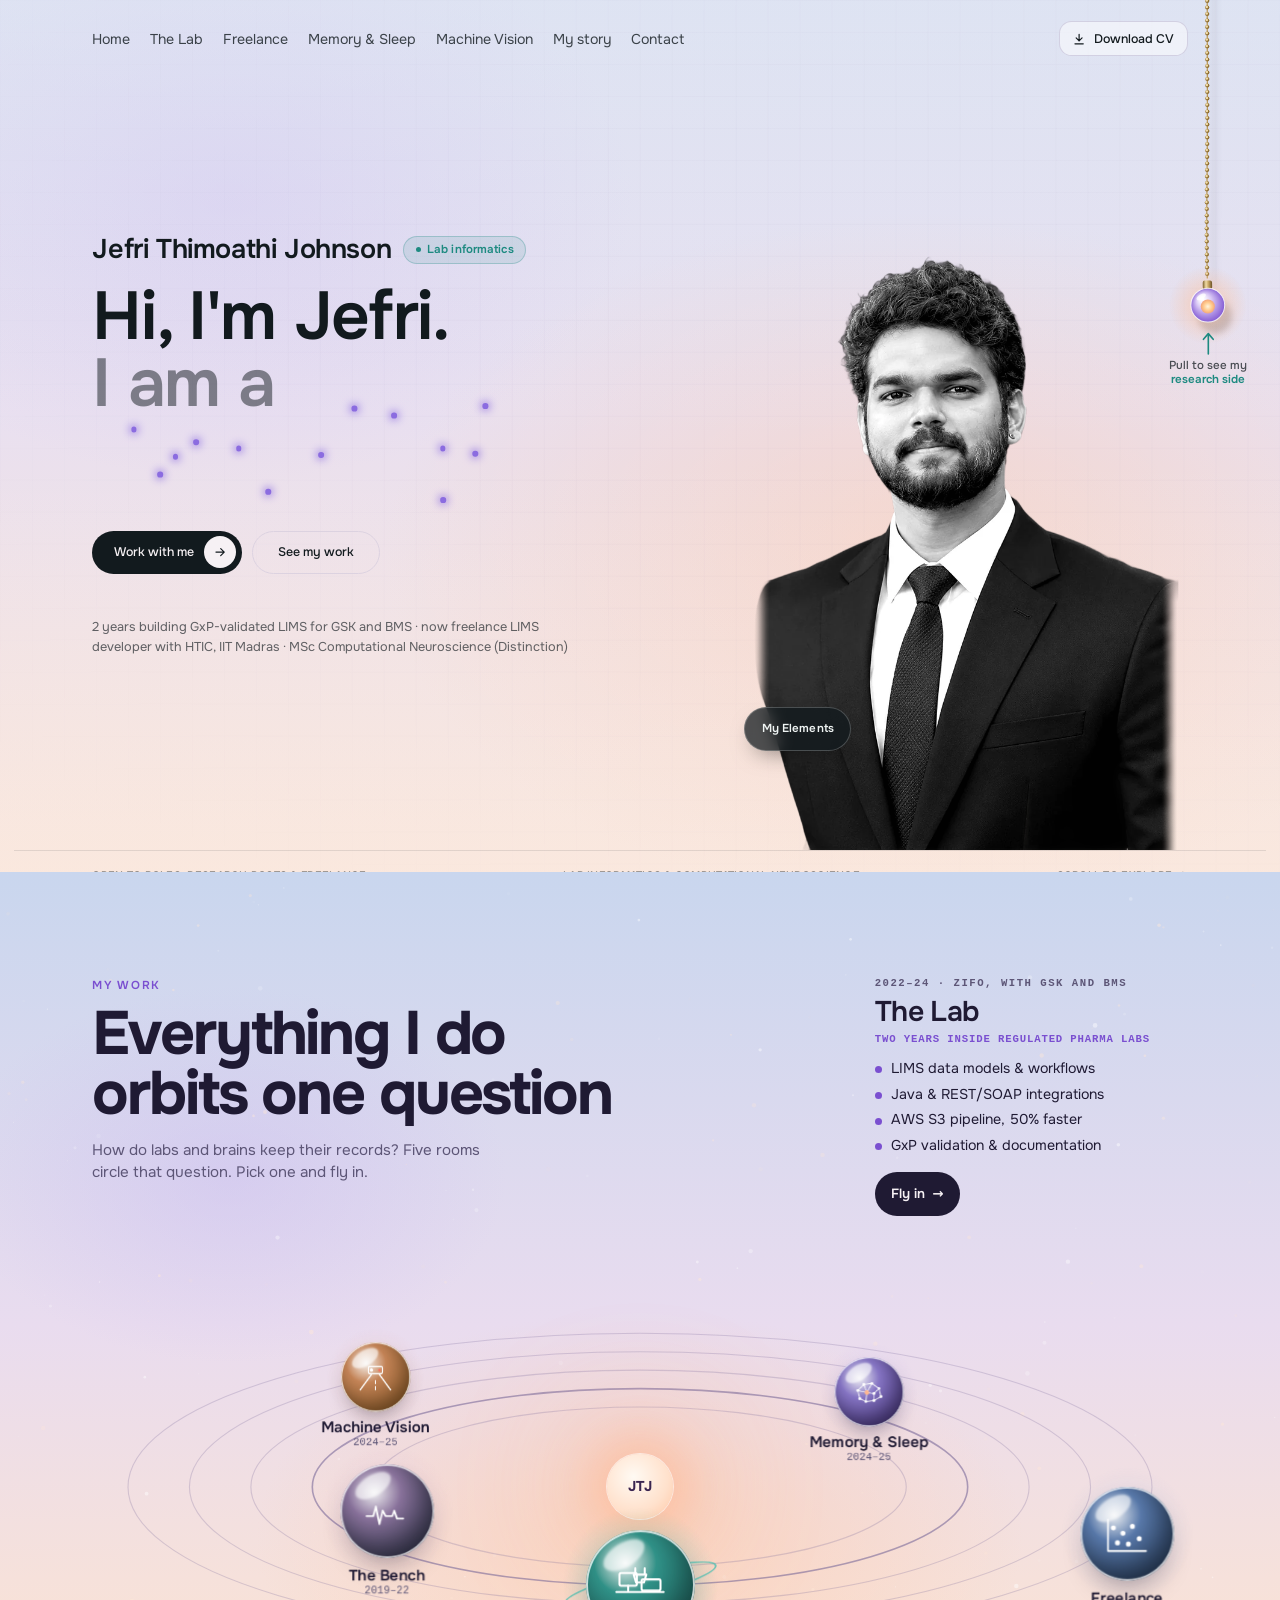
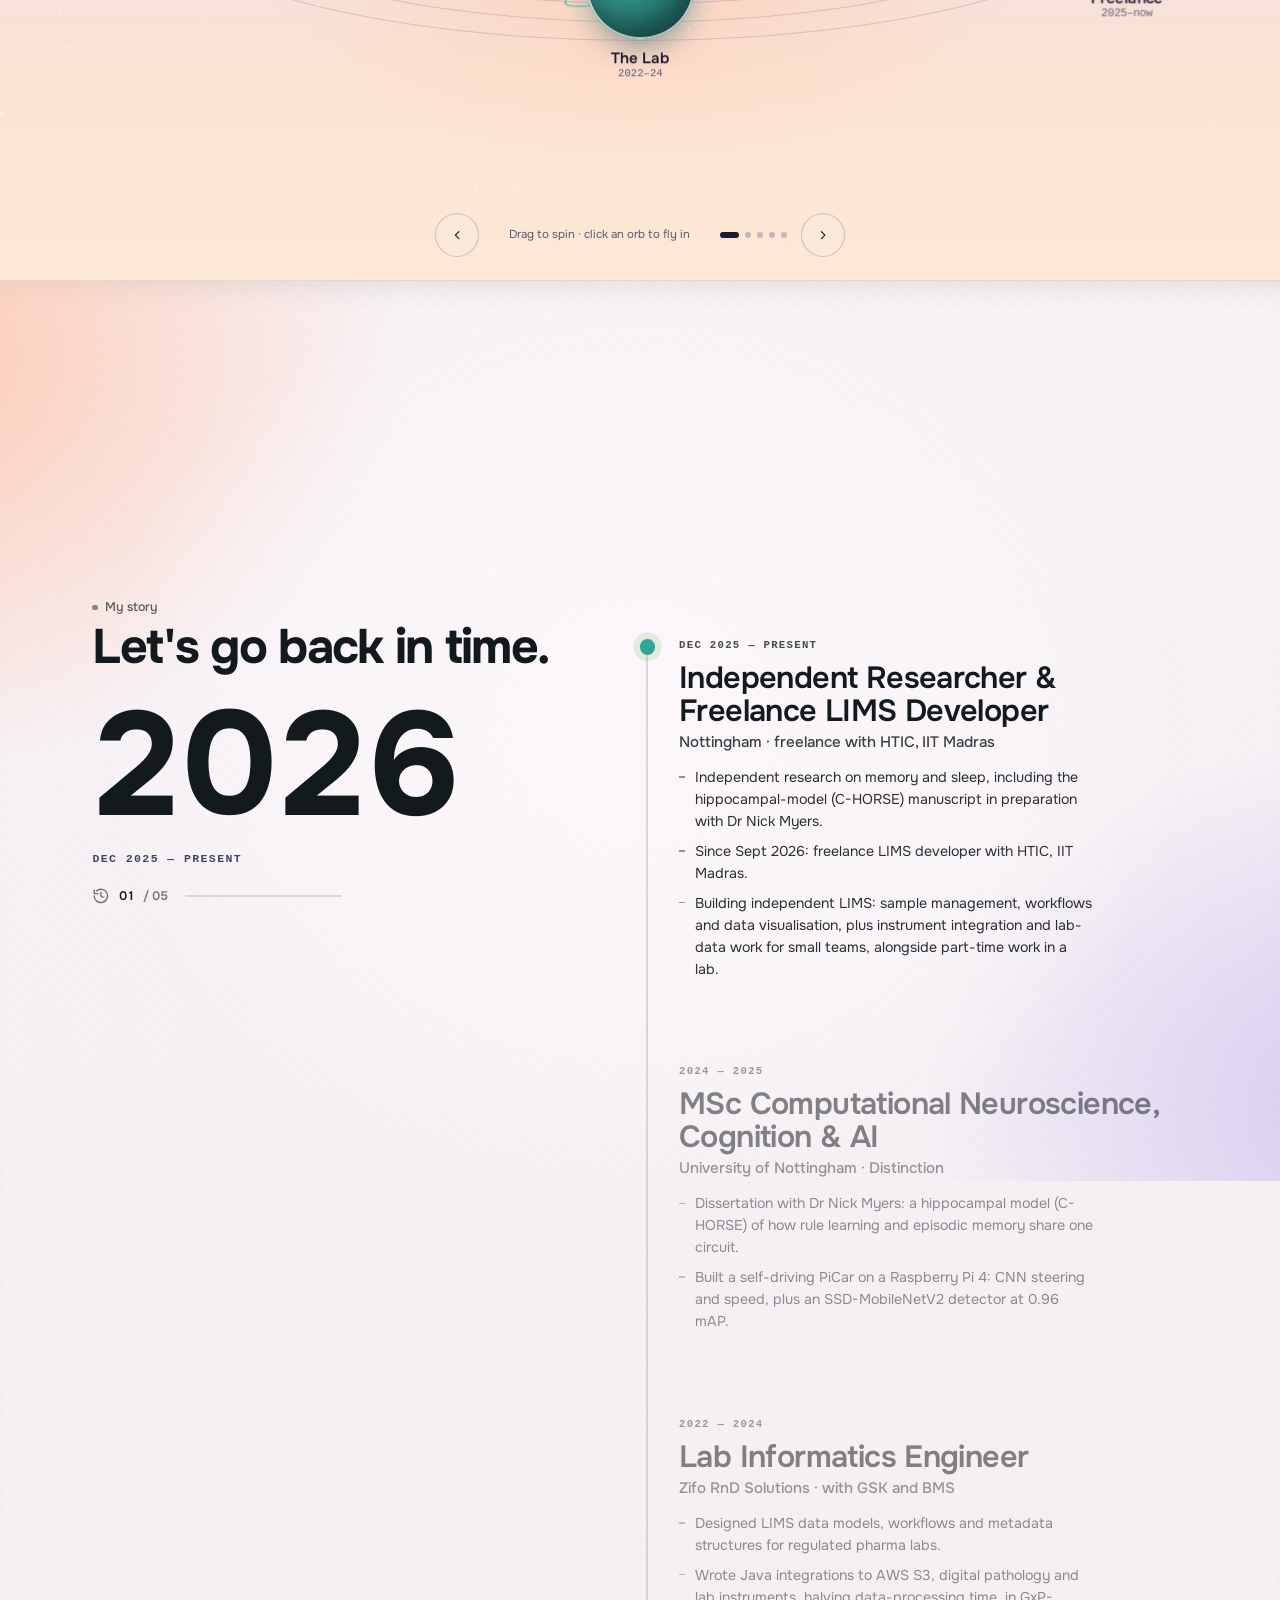
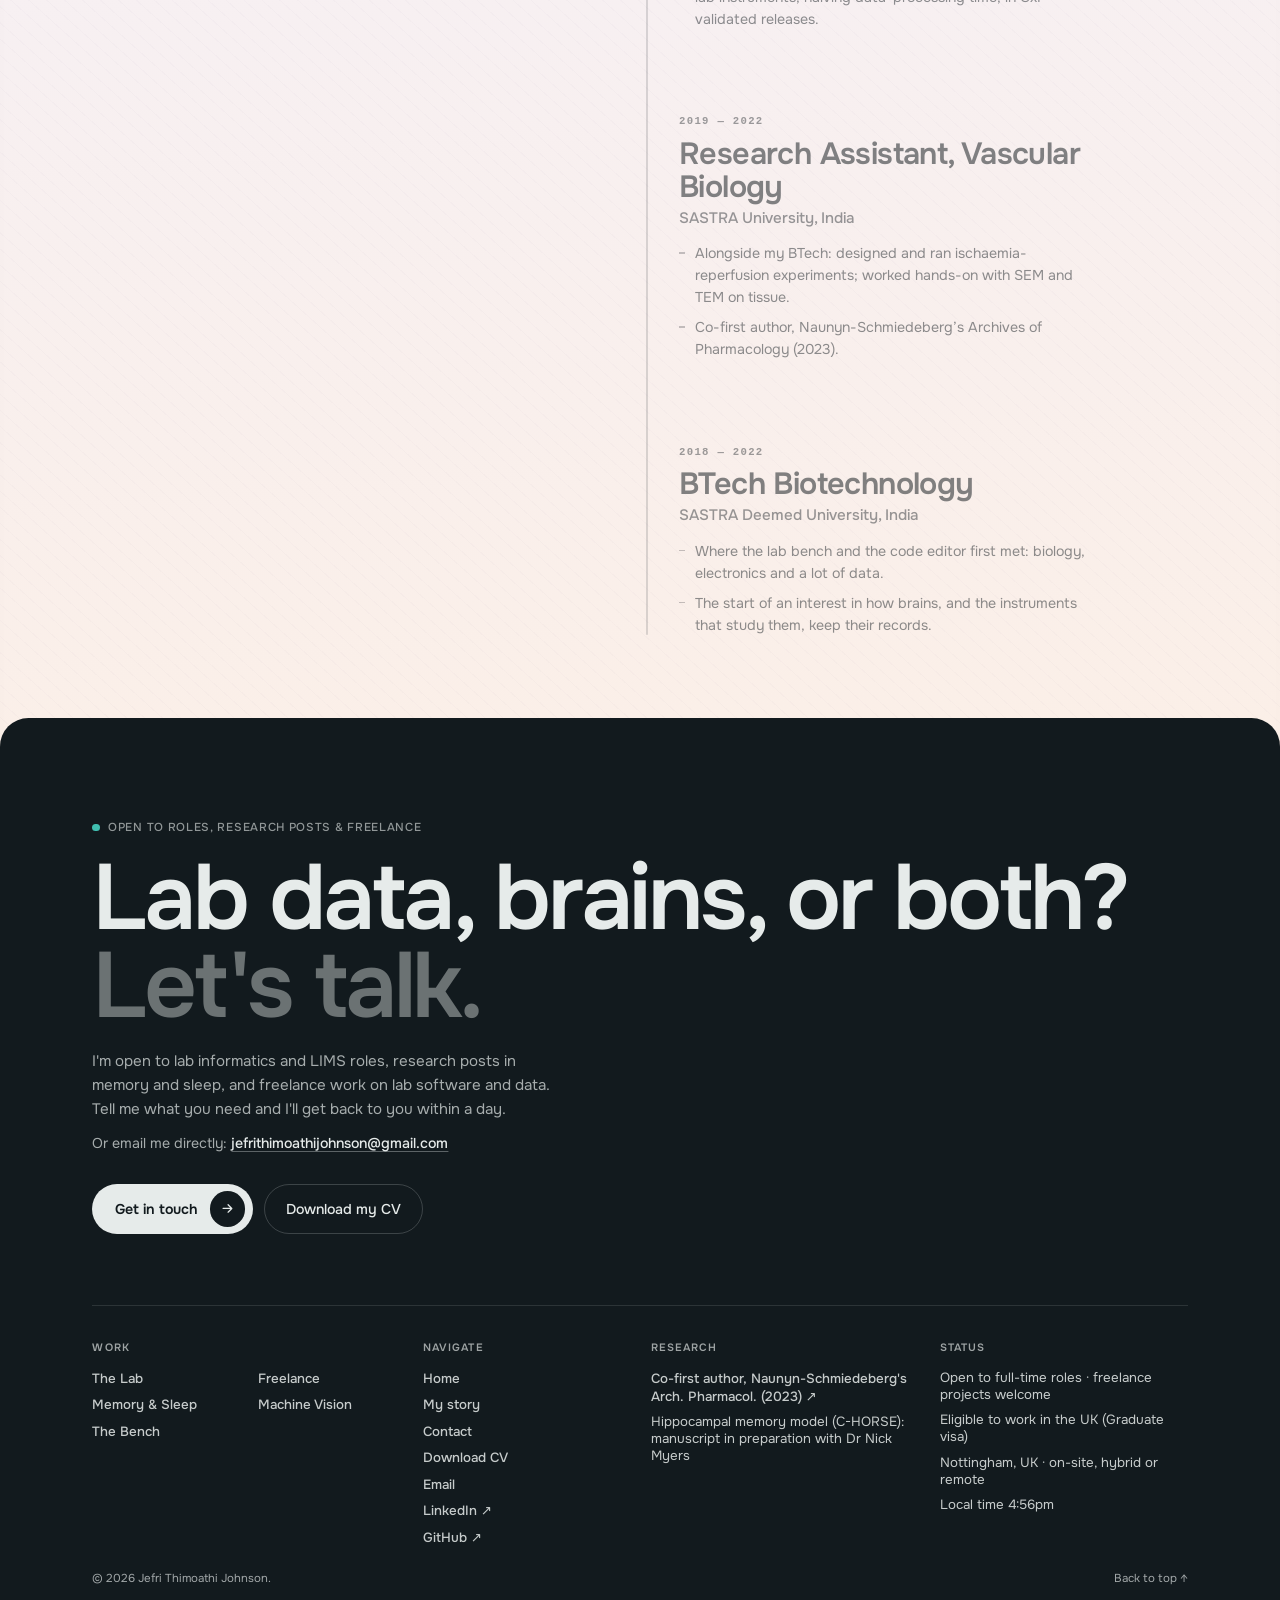
<file: index.html>
<!DOCTYPE html>
<html lang="en"><head>
<meta charset="UTF-8">
<meta name="viewport" content="width=device-width, initial-scale=1.0">
<title>Jefri Thimoathi Johnson — Lab informatics &amp; computational neuroscience</title>
<link rel="preload" href="fonts/onest-latin.woff2" as="font" type="font/woff2" crossorigin="">
<style>@font-face{font-family:'Onest';font-style:normal;font-display:swap;font-weight:100 900;src:url(fonts/onest-latin.woff2) format('woff2');unicode-range:U+0000-00FF,U+0131,U+0152-0153,U+02BB-02BC,U+02C6,U+02DA,U+02DC,U+0304,U+0308,U+0329,U+2000-206F,U+20AC,U+2122,U+2191,U+2193,U+2212,U+2215,U+FEFF,U+FFFD}@font-face{font-family:'Onest';font-style:normal;font-display:swap;font-weight:100 900;src:url(fonts/onest-latin-ext.woff2) format('woff2');unicode-range:U+0100-02BA,U+02BD-02C5,U+02C7-02CC,U+02CE-02D7,U+02DD-02FF,U+0304,U+0308,U+0329,U+1D00-1DBF,U+1E00-1E9F,U+1EF2-1EFF,U+2020,U+20A0-20AB,U+20AD-20C0,U+2113,U+2C60-2C7F,U+A720-A7FF}</style>

<meta name="description" content="Jefri Thimoathi Johnson: lab informatics engineer (LIMS, instrument integrations, GxP) and computational neuroscientist (memory, sleep, machine learning) in Nottingham, UK. Open to roles, research posts and freelance work.">
<meta name="theme-color" content="#121A1E">
<style>
/* Layout: full-bleed hero (light + charcoal dark mode) — greeting + flip-calendar skills top-left, card bottom-left, cut-out portrait anchored right on the status hairline. */
:root{
  --background:#E6EBEA; --foreground:#121A1E; --ink:#121A1E;
  --muted:#6E7A84; --subtle:#A3ABBB; --line:#C9D5D3;
  --surface:#D6E0DE; --surface-2:#CAD5D3;
  --accent:#4F5A6B; --accent-from:#AEB4C6; --accent-to:#4F5A6B;
  --hero-from:#EBF0EF; --hero-mid:#E6EBEA; --hero-to:#CCD9D7;
  --radius-pill:9999px; --radius-card:2rem; --radius-card-sm:1.25rem; --radius-control:.875rem;
  --text-watermark:13rem; --container-shell:88rem;
  --font:'Onest',ui-sans-serif,system-ui,-apple-system,'Segoe UI',sans-serif;
  --e-line:cubic-bezier(.215,.61,.355,1);
  --e-spring:cubic-bezier(.22,1,.36,1);
  --e-soft:cubic-bezier(.16,1,.3,1);
  --e-snap:cubic-bezier(.2,.8,.2,1);
  --bar-h:3.5rem;
  --gut-lg:5.5rem;   /* one side margin for nav, headline, chips and portrait */
  /* mode-dependent tokens (light) */
  --fg-rgb:18,26,30;
  --chip-bg:rgba(238,243,242,.5); --chip-bg-h:rgba(238,243,242,.85); --chip-line:rgba(174,180,198,.45);
  --btn-bg:#121A1E; --btn-fg:#E6EBEA; --btn-badge-bg:#E6EBEA; --btn-badge-fg:#121A1E;
  --outline-h:rgba(174,180,198,.18);
  --vig:rgba(234,240,239,.35);
  --panel:#ECF1F0; --field:rgba(174,180,198,.12); --scrim:rgba(var(--fg-rgb),.3);
  --cord-shadow:.2;
  color-scheme:light;
}
/* dark mode: charcoal, a step above pure black */
html[data-mode="dark"]{
  --background:#121A1E; --foreground:#E6EBEA; --fg-rgb:230,235,234;
  --line:rgba(174,180,198,.16); --surface:#252121; --surface-2:#26263E;
  --chip-bg:rgba(174,180,198,.06); --chip-bg-h:rgba(174,180,198,.12); --chip-line:rgba(174,180,198,.16);
  --btn-bg:#E6EBEA; --btn-fg:#121A1E; --btn-badge-bg:#121A1E; --btn-badge-fg:#E6EBEA;
  --outline-h:rgba(174,180,198,.08);
  --vig:rgba(0,0,0,.22);
  --panel:#1B1B30; --field:rgba(174,180,198,.06); --scrim:rgba(0,0,0,.55);
  --cord-shadow:.55;
  color-scheme:dark;
}
/* mode switch: one GPU crossfade of the whole page (View Transitions) instead of
   hundreds of per-element colour transitions running out of step */
::view-transition-old(root),::view-transition-new(root){animation-duration:.5s;animation-timing-function:cubic-bezier(.4,0,.2,1)}
.cord{view-transition-name:cord}
#cal{view-transition-name:cal}
::view-transition-old(cal){display:none}
::view-transition-new(cal){animation:none}
::view-transition-old(cord){display:none}
::view-transition-new(cord){animation:none}
*{box-sizing:border-box;margin:0;padding:0}
html{overscroll-behavior-y:none;scrollbar-width:none;font-size:16px;-webkit-font-smoothing:antialiased;background:#121A1E;overflow-x:clip}
html[data-mode="dark"]{background:#0B0B16}
html::-webkit-scrollbar,body::-webkit-scrollbar{display:none;width:0;height:0}
body{background:var(--background);color:var(--foreground);font-family:var(--font);overflow-x:clip}
a{color:inherit;text-decoration:none}
button{font:inherit;color:inherit;background:none;border:none;cursor:pointer}
ul{list-style:none}
img{display:block;max-width:none}
svg{display:block;width:1em;height:1em;flex:none}
[hidden]{display:none!important}
.sr-only{position:absolute;width:1px;height:1px;padding:0;margin:-1px;overflow:hidden;clip:rect(0,0,0,0);white-space:nowrap;border:0}
:focus-visible{outline:2px solid var(--accent);outline-offset:2px}
.tnum{font-variant-numeric:tabular-nums}

/* ---------- adaptive rem grid ---------- */
@media (max-width:1920px){html{font-size:.833333vw}}
@media (max-width:1440px){html{font-size:1.111111vw}}
@media (max-width:1024px){html{font-size:1.5625vw}}
@media (max-width:640px){html{font-size:4.444444vw}}

.shell{max-width:var(--container-shell);margin-inline:auto;padding-inline:1.25rem;width:100%}
@media (min-width:640px){.shell{padding-inline:2rem}}
@media (min-width:1024px){.shell{padding-inline:var(--gut-lg)}}

/* ---------- skip link ---------- */
.skip{position:absolute;left:-9999px;top:auto}
.skip:focus{position:fixed;left:1rem;top:1rem;z-index:60;min-height:44px;display:inline-flex;align-items:center;border-radius:var(--radius-control);background:var(--ink);padding:.5rem 1rem;font-size:.875rem;color:#fff}

/* ---------- reveal system (plays once body.ready is set) ---------- */
.rv{opacity:0;transform:var(--from,translateY(10px));transition:opacity .5s var(--ease,var(--e-soft)) var(--d,0ms),transform .5s var(--ease,var(--e-soft)) var(--d,0ms)}
body.ready .rv{opacity:var(--to-o,1);transform:none}
.line{display:block;overflow:hidden;padding-bottom:.06em;margin-bottom:-.06em}
.line>span{display:block;transform:translateY(100%);opacity:0;transition:transform .55s var(--e-line) var(--d,0ms),opacity .55s var(--e-line) var(--d,0ms)}
body.ready .line>span{transform:none;opacity:1}

/* ---------- header ---------- */
.hdr{position:fixed;inset-inline:0;top:0;z-index:50;transition:background .35s ease,box-shadow .35s ease,opacity .35s ease,translate .45s var(--e-soft);--from:translateY(-14px);--d:0ms;--ease:var(--e-spring)}
.hdr.stuck{background:var(--background);box-shadow:0 1px 0 rgba(var(--fg-rgb),.08)}
.hdr.stuck .hdr__in{padding-block:.85rem}
.hdr.away{opacity:0;translate:0 -100%;pointer-events:none}
.hdr__in{transition:padding .35s ease;display:flex;align-items:center;justify-content:space-between;gap:1.5rem;padding-block:1.25rem}
@media (min-width:640px){.hdr__in{padding-block:1.5rem}}
.brand{display:flex;align-items:center;gap:.5rem;font-size:1.375rem;font-weight:600;letter-spacing:-.01em}
.brand svg{font-size:1.5rem;color:var(--accent)}
.hdr nav{flex:1;min-width:0}
.nav{display:none}
@media (min-width:1200px){.nav{display:flex;gap:1.4rem;font-size:1rem;white-space:nowrap}.menu-btn{display:none}}

/* small screens: clock on the left, menu on the right, the pull cord hangs between them */
@media (max-width:1199.98px){.hdr nav{display:none}.hdr__right{flex:1;justify-content:space-between}}

.nav button{display:block}
.nav button>span{display:inline-flex;align-items:center;gap:.25rem;opacity:.8}
.caret{font-size:.75rem;opacity:.6}
.hdr__right{display:flex;align-items:center;gap:.75rem}
.chip{border:1px solid var(--chip-line);background:var(--chip-bg);border-radius:var(--radius-control)}
.clock{display:flex;flex:none;white-space:nowrap;align-items:center;gap:.75rem;padding:.6rem .9rem;font-size:.875rem;color:rgba(var(--fg-rgb),.7)}
.clock__ds{display:none;font-weight:500}

@media (max-width:767.98px){.clock{gap:.5rem;padding:.55rem .8rem;font-size:.8125rem}.clock__date,.clock__sep{display:none}.clock .clock__time{min-width:0}}
/* phones and tablets: menu on the left, local time on the right */
@media (max-width:1199.98px){.menu-btn{order:-1}}
.clock__lbl{color:rgba(var(--fg-rgb),.66)}
.clock__time{min-width:4rem;font-weight:500;color:var(--foreground)}
.clock__sep{color:rgba(var(--fg-rgb),.3)}
.clock__date{font-weight:500}
.cvdl{gap:.5rem;color:var(--foreground);font-weight:500;text-decoration:none;transition:background .25s}
.cvdl svg{width:1rem;height:1rem;flex:none}
.cvdl:hover{background:var(--outline-h,rgba(0,0,0,.05))}
@media (max-width:767.98px){.cvdl__long{display:none}}
.menu-btn{transition:background .25s}
.menu-btn:hover{background:var(--chip-bg-h)}
.menu-btn>span{display:flex;align-items:center;gap:.5rem;padding:.6rem 1.1rem;font-size:.875rem;font-weight:500;text-transform:uppercase;letter-spacing:.05em}
.menu-btn svg{font-size:1rem}
.menu-btn .word{display:none}
@media (min-width:640px){.menu-btn .word{display:inline}}

/* ---------- hero ---------- */
.hero{position:relative;isolation:isolate;overflow:hidden;border-radius:0 0 var(--radius-card) var(--radius-card);
  background:radial-gradient(120% 90% at 62% 30%,var(--hero-from) 0%,var(--hero-mid) 48%,var(--hero-to) 100%);
  --fig-h:27rem;min-height:100svh;display:flex;flex-direction:column}
.hero__content{flex:1}
@media (min-width:768px) and (max-width:1023.98px){.hero{--fig-h:43rem}}
.hero::before{content:"";position:absolute;inset:0;z-index:-1;pointer-events:none;opacity:0;
  background:radial-gradient(120% 90% at 62% 30%,#2A2525 0%,#191932 48%,#141212 100%)}
html[data-mode="dark"] .hero::before{opacity:1}
.hero__vig{position:absolute;inset:0;z-index:0;pointer-events:none;background:linear-gradient(to bottom,var(--vig),transparent,var(--vig))}

/* the portrait (liquid reveal stage) */
.hero__stage{position:absolute;inset:0;z-index:2;pointer-events:none}
.fig{position:absolute;bottom:var(--bar-h);left:50%;height:var(--fig-h);aspect-ratio:801/1033;
  opacity:0;transition:opacity .6s var(--e-soft),transform .7s var(--e-soft);transform:translate(-50%,1.5rem)}
body.ready .fig{opacity:1;transform:translate(-50%,0)}
@media (min-width:1024px){
  .fig{height:min(calc(100% - var(--bar-h) - 6rem),58rem,calc((min(100vw,var(--container-shell)) - 2 * var(--gut-lg)) * .44 * 1033 / 801));left:auto;right:calc(max(0px,(100% - var(--container-shell)) / 2) + var(--gut-lg));transform:translateY(2.5rem)}
  body.ready .fig{transform:none}
}
.fig__wm{position:absolute;left:50%;translate:-50% 0;bottom:42%;white-space:nowrap;pointer-events:none;user-select:none;font-weight:700;line-height:1;letter-spacing:-.02em;color:rgba(255,255,255,.62);font-size:4.25rem}
@media (min-width:640px) and (max-width:1023.98px){.fig__wm{font-size:8rem}}
@media (min-width:1024px){.fig__wm{left:auto;right:-1rem;translate:none;bottom:24%;font-size:11rem}}
.hero__paint{position:absolute;inset:0;width:100%;height:100%;z-index:3;pointer-events:none}
.fig{pointer-events:auto;cursor:pointer;touch-action:pan-y}
.hero__content{pointer-events:none}.hero__content a,.hero__content button,.hero__content .rp,.hero__content [data-h]{pointer-events:auto}
/* the photo's tag opens the periodic table of what I'm made of */
.fig__card{position:absolute;left:8%;bottom:16%;z-index:3;display:inline-flex;align-items:center;gap:.5rem;min-height:44px;padding:0 1.15rem;border-radius:999px;
  border:1px solid rgba(255,255,255,.22);background:rgba(18,26,30,.74);-webkit-backdrop-filter:blur(8px);backdrop-filter:blur(8px);color:#EEF3F2;
  font:600 .8125rem/1 'Onest',ui-sans-serif,system-ui,sans-serif;letter-spacing:.01em;cursor:pointer;box-shadow:0 10px 24px -12px rgba(0,0,0,.6);
  transition:transform .35s cubic-bezier(.16,1,.3,1),background .25s}
.fig__card b{display:grid;place-items:center;width:2rem;height:2rem;border-radius:.45rem;background:#5a44a0;font:700 .875rem/1 'Onest',sans-serif;color:#fff;position:relative}
.fig__card b small{position:absolute;left:.2rem;top:.12rem;font-size:.45rem;font-weight:600;opacity:.8}
@media (max-width:1023.98px){.fig__card{bottom:7%;left:4%}}
.fig:hover .fig__card,.fig__card:focus-visible{transform:translateY(-3px);background:rgba(18,26,30,.9)}
.fig img,.fig canvas{position:absolute;inset:0;width:100%;height:100%;object-fit:contain;object-position:50% 100%}
.fig canvas{pointer-events:none}

/* ---------- the periodic table ---------- */
.ptab{position:fixed;inset:0;z-index:118;overflow:auto;overscroll-behavior:contain;color:#ECE9FB;opacity:0;transition:opacity .35s ease;
  background:radial-gradient(80% 60% at 70% 20%,rgba(106,76,192,.35),transparent 70%),radial-gradient(60% 50% at 10% 90%,rgba(29,138,128,.22),transparent 70%),rgba(12,10,26,.93);
  -webkit-backdrop-filter:blur(14px);backdrop-filter:blur(14px)}
.ptab.open{opacity:1}
.ptab__in{position:relative;min-height:100%;display:flex;flex-direction:column;padding-top:2rem;padding-bottom:2rem}
.ptab__top{display:flex;justify-content:space-between;align-items:flex-start;gap:1rem}
.ptab__eye{font:600 .75rem/1 ui-monospace,'SF Mono',Menlo,monospace;letter-spacing:.14em;text-transform:uppercase;color:#ffcfb0}
.ptab__h{margin-top:.6rem;font-size:clamp(2rem,1.4rem + 2.4vw,3.4rem);font-weight:700;letter-spacing:-.03em;line-height:1}
.ptab__x{display:inline-flex;align-items:center;gap:.5rem;min-height:44px;padding:0 1rem;border-radius:999px;border:1px solid rgba(255,255,255,.22);background:rgba(255,255,255,.06);color:#fff;font-size:.875rem;font-weight:600;flex:none}
.ptab__x:hover{background:rgba(255,255,255,.14)}.ptab__x svg{width:1rem;height:1rem}
.ptab__body{flex:1;display:grid;grid-template-columns:minmax(0,1fr) 22rem;gap:2.5rem;align-items:center;margin-top:2rem}
.ptab__grid{display:grid;grid-template-columns:repeat(7,minmax(0,1fr));gap:.6rem;list-style:none}
.el{position:relative;width:100%;aspect-ratio:1/1.08;border-radius:.8rem;padding:.55rem .65rem;text-align:left;color:#fff;background:var(--f);
  box-shadow:inset 0 1px 0 rgba(255,255,255,.18),0 .7rem 1.4rem -1rem rgba(0,0,0,.8);display:flex;flex-direction:column;justify-content:space-between;
  transition:transform .3s var(--e-spring),box-shadow .3s ease,opacity .3s ease,filter .3s ease}
.el em{font:600 .6875rem/1 ui-monospace,'SF Mono',Menlo,monospace;font-style:normal;opacity:.8}
.el b{font-size:clamp(1.3rem,.8rem + 1.4vw,2.2rem);font-weight:700;letter-spacing:-.02em;line-height:1}
.el i{font-style:normal;font-size:.72rem;line-height:1.2;opacity:.92;overflow:hidden;display:-webkit-box;-webkit-line-clamp:2;-webkit-box-orient:vertical}
.el:hover,.el.on{transform:scale(1.08);z-index:2;box-shadow:0 0 0 3px #fff,0 1.2rem 2.4rem -1rem rgba(0,0,0,.8)}
.ptab__grid.filter .el:not(.in){opacity:.22;filter:saturate(.3)}
@media (prefers-reduced-motion:no-preference){.ptab.open .el{animation:elIn .5s var(--e-soft) backwards;animation-delay:calc(var(--n) * 22ms)}}
@keyframes elIn{from{opacity:0;transform:translateY(.8rem) scale(.94)}}
.ptab__card{min-height:19rem;padding:1.6rem;border-radius:1.4rem;background:rgba(255,255,255,.06);border:1px solid rgba(255,255,255,.12)}
.ptab__card .num{font:600 .75rem/1 ui-monospace,'SF Mono',Menlo,monospace;letter-spacing:.12em;text-transform:uppercase;color:#ffcfb0}
.ptab__big{display:flex;align-items:center;gap:1rem;margin:1rem 0 .9rem}
.ptab__big b{display:grid;place-items:center;width:4.6rem;height:4.6rem;border-radius:.9rem;background:var(--f);font-size:2rem;font-weight:700;flex:none}
.ptab__big strong{font-size:1.6rem;font-weight:600;letter-spacing:-.02em;line-height:1.1}
.ptab__card p{font-size:1rem;line-height:1.55;color:rgba(236,233,251,.86)}
.ptab__room{margin-top:1.1rem;display:inline-flex;align-items:center;gap:.5rem;min-height:44px;padding:0 1.1rem;border-radius:999px;background:#fff;color:#121A1E;font-size:.9375rem;font-weight:600}
.ptab__leg{display:flex;flex-wrap:wrap;gap:.5rem;margin-top:1.6rem}
.ptab__leg button{display:inline-flex;align-items:center;gap:.5rem;min-height:40px;padding:0 .9rem;border-radius:999px;border:1px solid rgba(255,255,255,.18);color:#fff;font-size:.875rem;font-weight:500}
.ptab__leg button[aria-pressed="true"]{background:rgba(255,255,255,.14);border-color:rgba(255,255,255,.5)}
.ptab__leg s{width:.85rem;height:.85rem;border-radius:.25rem;background:var(--f)}
.ptab__note{margin-top:.8rem;font-size:.8125rem;color:rgba(236,233,251,.55)}
@media (max-width:899.98px){
  .ptab__body{grid-template-columns:1fr;gap:1.2rem;align-items:start}
  .ptab__grid{grid-template-columns:repeat(4,minmax(0,1fr));gap:.45rem}
  .el{padding:.4rem .45rem}.el b{font-size:1.35rem}.el i{font-size:.625rem}
  .ptab__in{padding-bottom:1rem}
  .ptab__card{position:sticky;bottom:.75rem;min-height:0;padding:1rem 1.1rem;background:rgba(28,22,56,.96);box-shadow:0 -1rem 2rem -1rem rgba(0,0,0,.6)}
  .ptab__card .ptab__note{display:none}
  .ptab__body{padding-bottom:.5rem}
  .ptab__big{margin:.6rem 0}.ptab__big b{width:3.4rem;height:3.4rem;font-size:1.5rem}.ptab__big strong{font-size:1.25rem}
  .ptab__card p{font-size:.9375rem}
}


.hero__content{position:relative;z-index:20;display:flex;flex-direction:column;gap:2rem;padding-top:7rem;padding-bottom:calc(var(--fig-h) + 1.25rem)}
@media (min-width:1024px){
  .hero__content{display:grid;min-height:calc(100lvh - var(--bar-h));grid-template-columns:repeat(12,1fr);align-content:center;gap:2.5rem;padding-top:7rem;padding-bottom:4rem}
}
.hero__left{display:flex;flex-direction:column;gap:1.75rem;min-width:0}
.hero__right{display:flex;flex-direction:column;align-items:flex-start;gap:2rem;min-width:0}
@media (min-width:1024px){
  .hero__left{grid-column:1 / span 7}
  .hero__right{grid-column:1 / span 7;grid-row:2;align-self:end;flex-direction:row;align-items:flex-end;gap:2.25rem}
}

.eyebrow{display:inline-flex;flex-wrap:wrap;align-items:center;gap:.25rem .5rem;font-size:.875rem;font-weight:500;color:rgba(var(--fg-rgb),.7)}
.eyebrow::before{content:"";width:.375rem;height:.375rem;border-radius:9999px;background:rgba(var(--fg-rgb),.5)}
.h1{font-size:2.625rem;font-weight:600;line-height:.98;letter-spacing:-.02em;text-wrap:balance}
@media (min-width:640px){.h1{font-size:3.5rem}}
@media (min-width:768px){.h1{font-size:4.25rem}}
@media (min-width:1024px){.h1{font-size:4.75rem}}
@media (min-width:640px) and (max-width:1023.98px){.hero__left{padding-left:1.5rem}}
.h1 .soft{color:rgba(var(--fg-rgb),.5)}

/* ---------- memory replay (roles): the letters break into stars, drift, and re-form as the next role ---------- */
.cal-line{display:block;padding-top:.08em;margin-top:.04em;padding-bottom:.22em}
.rp{position:relative;display:inline-block;white-space:nowrap;font-size:.94em;color:var(--foreground);--rp-star:#8b6ce0;--from:translateY(.3em);--ease:var(--e-soft)}
html[data-mode="dark"] .rp{--rp-star:#b6a4ff}
.rp__w{display:inline-block}
.rp__c{display:inline-block;position:relative;white-space:pre;transition:transform 1.05s cubic-bezier(.3,.7,.2,1) var(--rp-d,0ms)}
.rp__c>b{font-weight:inherit;transition:opacity .45s ease var(--rp-d,0ms)}
.rp__c::after{content:"";position:absolute;left:50%;top:52%;width:.09em;height:.09em;margin:-.045em 0 0 -.045em;border-radius:50%;background:var(--rp-star);box-shadow:0 0 .14em .02em var(--rp-star);opacity:0;transform:scale(.4);transition:opacity .45s ease var(--rp-d,0ms),transform .45s ease var(--rp-d,0ms);pointer-events:none}
.rp__c.s{transform:translate(var(--x,0),var(--y,0))}
.rp__c.s>b{opacity:0}
.rp__c.s::after{opacity:1;transform:scale(1)}
.rp__c.np,.rp__c.np>b,.rp__c.np::after{transition:none}
.rp__m{position:absolute;left:0;top:0;visibility:hidden;white-space:pre;pointer-events:none}

.rating{display:flex;align-items:center;gap:.75rem}
.stars{display:flex;gap:.1rem;color:var(--accent);font-size:1rem}
.rating p{font-size:.875rem;font-weight:500;color:rgba(var(--fg-rgb),.7)}
.ctas{display:flex;flex-wrap:wrap;gap:.75rem}
.proof{max-width:34rem;margin-top:1.4rem;font-size:.9rem;line-height:1.55;color:rgba(var(--fg-rgb),.66)}
@media (max-width:639.98px){.proof{font-size:.8125rem;margin-top:1.1rem}}

/* pill button */
.pill{display:inline-block;border-radius:9999px}
.pill__in{display:inline-flex;align-items:center;gap:.75rem;border-radius:9999px;font-size:.875rem;font-weight:500;padding:.875rem 1.75rem;white-space:nowrap}
.pill--arrow .pill__in{padding:.375rem .375rem .375rem 1.5rem}
.pill--dark .pill__in{background:var(--btn-bg);color:var(--btn-fg)}
.pill--light .pill__in{background:var(--surface);color:var(--foreground)}
.pill--outline .pill__in{border:1px solid var(--line);background:transparent;color:var(--foreground)}
.pill--outline:hover .pill__in{background:var(--outline-h)}
.pill__badge{width:2.25rem;height:2.25rem;display:grid;place-items:center;border-radius:9999px;font-size:1rem;background:var(--ink);color:#fff}
.pill--dark .pill__badge{background:var(--btn-badge-bg);color:var(--btn-badge-fg)}

/* hero card */
.hcard{width:100%;max-width:24rem;border-radius:var(--radius-card-sm);background:rgba(255,255,255,.7);padding:.5rem;
  box-shadow:0 0 0 1px rgba(230,229,226,.7),0 1px 2px rgba(0,0,0,.05);-webkit-backdrop-filter:blur(12px);backdrop-filter:blur(12px);
  --from:translateY(16px) scale(.96);--d:400ms;--ease:var(--e-soft)}
@media (min-width:1024px){.hcard{width:19rem}}
.hcard__row{display:flex;gap:.5rem;cursor:pointer;border-radius:var(--radius-control)}
.hcard__tile{aspect-ratio:1;width:6rem;flex:none;display:grid;place-items:center;border-radius:var(--radius-control);background:var(--ink);font-size:1.875rem;color:var(--accent-from)}
.hcard__panel{flex:1;min-width:0;border-radius:var(--radius-control);background:rgba(241,240,238,.7);padding:.75rem;display:flex;flex-direction:column;justify-content:space-between;gap:.5rem}
.slot{position:relative;min-height:3.25rem}
.slide{position:absolute;inset:0;transition:transform .5s var(--e-snap),opacity .4s var(--e-snap)}
.slide__cap{font-size:.65rem;font-weight:500;text-transform:uppercase;letter-spacing:.05em;color:rgba(var(--fg-rgb),.45)}
.slide__ttl{max-width:8rem;margin-top:.15rem;font-size:.875rem;font-weight:500;line-height:1.35}
.hcard__ctrl{display:flex;align-items:center;justify-content:space-between}
.dots{display:flex;align-items:center;gap:.25rem}
.dots i{display:block;height:.25rem;width:.375rem;border-radius:9999px;background:rgba(var(--fg-rgb),.2);transition:all .3s}
.dots i.on{width:1rem;background:rgba(var(--fg-rgb),.7)}
.arrows{display:flex;gap:.25rem}
.rnd{width:1.75rem;height:1.75rem;display:grid;place-items:center;border-radius:9999px;background:#fff;color:rgba(var(--fg-rgb),.7);box-shadow:0 0 0 1px var(--line);font-size:.8rem;transition:color .2s}
.rnd:hover{color:var(--foreground)}
.rnd--prev svg{transform:rotate(180deg)}

/* partners */
.partners{width:100%;max-width:24rem;--from:translateY(14px);--d:550ms}
@media (min-width:1024px){.partners{width:auto;max-width:none}.partners ul{grid-template-columns:repeat(4,auto);justify-content:start;column-gap:1rem}}
.partners__lbl{margin-bottom:.75rem;font-size:.75rem;font-weight:500;color:rgba(var(--fg-rgb),.45);text-align:left}
.partners ul{display:grid;grid-template-columns:repeat(4,1fr);column-gap:1rem;row-gap:.75rem}
.partners li>span{display:flex;align-items:center;gap:.375rem;font-size:.75rem;color:rgba(var(--fg-rgb),.7);opacity:.7}
.partners li svg{font-size:.875rem;color:rgba(var(--fg-rgb),.4)}

/* status bar */
.hero__bar{position:relative;z-index:20;display:flex;align-items:center;justify-content:space-between;gap:.75rem;height:var(--bar-h);border-top:1px solid rgba(var(--fg-rgb),.1);font-size:.75rem;font-weight:500;text-transform:uppercase;letter-spacing:.025em;color:rgba(var(--fg-rgb),.72);--from:none;--d:300ms}
/* ---------- my story: a timeline you scroll through naturally; the year and title stay beside it ---------- */
.story{position:relative;z-index:1;background:#F0F4F3;border-top:1px solid rgba(18,26,30,.1);box-shadow:inset 0 1.75rem 2.25rem -1.75rem rgba(18,26,30,.14);--warm:0}
html[data-mode="dark"] .story{background:#121226;border-top-color:rgba(230,235,234,.08);box-shadow:inset 0 1.75rem 2.25rem -1.75rem rgba(0,0,0,.6)}
.story::before{content:"";position:absolute;inset:0;pointer-events:none;opacity:var(--warm);
  background:radial-gradient(60% 50% at 25% 40%,rgba(196,150,100,.12),transparent 70%),linear-gradient(180deg,transparent,rgba(170,125,80,.06))}
/* the story's backdrop, plus a soft light in the colour of the work each chapter was about (the doors'
   colours), which changes as you move from chapter to chapter.
   Light mode: soft washes of colour bleeding in from the edges, over a very fine diagonal weave — the
   middle stays clean paper so the writing is never fighting the background.
   Dark mode: the fine dots it has always had. */
.story{
  background-image:
    repeating-linear-gradient(42deg,rgba(18,26,30,.022) 0 1px,transparent 1px 12px),
    linear-gradient(176deg,#F7FAF9 0%,#F3F7F6 54%,#EEF3F2 100%);
  background-attachment:local,local}
html[data-mode="dark"] .story{
  background-image:radial-gradient(rgba(230,235,234,.055) 1px,transparent 1.4px);
  background-size:1.6rem 1.6rem;background-position:center top;background-attachment:scroll}
.story__amb{position:sticky;top:0;z-index:0;display:block;height:100svh;margin-bottom:-100svh;pointer-events:none;overflow:hidden;--aa:2.3;--p1:0% 14%;--p2:100% 86%}
html[data-mode="dark"] .story__amb{--aa:1.1;--p1:24% 44%;--p2:80% 74%}
/* light mode: the colour is real, but it stays out towards the edges and a soft light sits
   over the middle, so every word is read against near-white paper */
.story__amb::after{content:"";position:absolute;inset:0;pointer-events:none;
  background:radial-gradient(54% 66% at 50% 50%,rgba(248,251,250,.9) 0%,rgba(248,251,250,.66) 46%,transparent 80%)}
html[data-mode="dark"] .story__amb::after{display:none}
.story__amb i{position:absolute;inset:-8%;opacity:0;transition:opacity 1.2s ease;
  background:radial-gradient(46% 54% at var(--p1),rgba(var(--c1),calc(.34 * var(--aa))),transparent 74%),radial-gradient(42% 48% at var(--p2),rgba(var(--c2),calc(.26 * var(--aa))),transparent 74%);
  animation:ambDrift 24s ease-in-out infinite alternate;animation-play-state:paused}
/* light mode: the colours as soft light on paper; dark mode: the doors' own deeper colours glowing in the dark */
.story__amb i:nth-child(1){--c1:64,190,176;--c2:92,132,202}     /* freelance lab software */
.story__amb i:nth-child(2){--c1:64,190,176;--c2:120,200,190}    /* MSc */
.story__amb i:nth-child(3){--c1:110,160,215;--c2:92,132,202}    /* Zifo */
.story__amb i:nth-child(4){--c1:90,150,200;--c2:64,190,176}    /* research assistant */
.story__amb i:nth-child(5){--c1:140,210,190;--c2:178,142,132}    /* BTech */
html[data-mode="dark"] .story__amb i:nth-child(1){--c1:139,108,224;--c2:60,82,120}
html[data-mode="dark"] .story__amb i:nth-child(2){--c1:139,108,224;--c2:174,180,198}
html[data-mode="dark"] .story__amb i:nth-child(3){--c1:64,150,170;--c2:60,82,120}
html[data-mode="dark"] .story__amb i:nth-child(4){--c1:74,58,122;--c2:139,108,224}
html[data-mode="dark"] .story__amb i:nth-child(5){--c1:242,165,122;--c2:90,80,140}
.story[data-ch="0"] .story__amb i:nth-child(1),.story[data-ch="1"] .story__amb i:nth-child(2),.story[data-ch="2"] .story__amb i:nth-child(3),
.story[data-ch="3"] .story__amb i:nth-child(4),.story[data-ch="4"] .story__amb i:nth-child(5){opacity:1;animation-play-state:running}
@keyframes ambDrift{from{transform:translate3d(-2%,-1.5%,0) scale(1)}to{transform:translate3d(2.5%,2%,0) scale(1.06)}}
html.lite .story__amb i{animation:none}
@media (prefers-reduced-motion:reduce){.story__amb i{animation:none;transition:none}}
.story__track,.story__pin{position:relative}
.story__pin{padding:7rem 0 2.5rem}
.story__stage{position:relative;z-index:1;display:grid;grid-template-columns:minmax(0,1fr) minmax(0,1.1fr);gap:3.5rem;align-items:start;width:100%}
.story__clock{position:sticky;top:0;height:100svh;display:flex;flex-direction:column;justify-content:center;align-items:flex-start;margin-top:-7rem;padding-top:3rem}
.story__bg{position:absolute;left:-40%;right:-40%;top:0;height:100%;width:180%;z-index:-1;pointer-events:none;
  -webkit-mask:radial-gradient(closest-side,#000 55%,transparent);mask:radial-gradient(closest-side,#000 55%,transparent)}
.story__h{margin-top:.6rem;font-size:2.4rem;font-weight:700;line-height:.98;letter-spacing:-.035em}
@media (min-width:1024px){.story__h{font-size:3.4rem}}
.story__yr{display:flex;margin:1.5rem 0 0 -.04em;font-size:clamp(5.5rem,11.5vw,11.5rem);font-weight:700;line-height:1;letter-spacing:-.06em;font-variant-numeric:tabular-nums;color:var(--foreground)}
.dg{display:block;height:1em;overflow:hidden;padding-right:.02em}
.dg__c{display:flex;flex-direction:column;transform:translateY(calc(var(--d,0) * -1em));transition:transform .9s cubic-bezier(.65,0,.2,1)}
.dg:nth-child(2) .dg__c{transition-delay:.04s}.dg:nth-child(3) .dg__c{transition-delay:.08s}.dg:nth-child(4) .dg__c{transition-delay:.12s}
.dg__c i{display:block;height:1em;font-style:normal;text-align:center}
.dg__c i::before{content:attr(data-n)}
.story__when{margin-top:.9rem;font-family:ui-monospace,'SF Mono',Menlo,Consolas,monospace;font-size:.8125rem;font-weight:600;letter-spacing:.12em;text-transform:uppercase;color:#4A4F6E}
html[data-mode="dark"] .story__when{color:#C9C3E6}
.story__meter{display:flex;align-items:center;gap:.6rem;margin-top:1.5rem;font-size:.875rem;font-weight:600;color:var(--foreground);font-variant-numeric:tabular-nums;width:100%}
.story__of{color:rgba(var(--fg-rgb),.55)}
.story__rw{width:1.25rem;height:1.25rem;color:rgba(var(--fg-rgb),.6);transform:rotate(calc(var(--p,0) * -720deg))}
.story__bar{position:relative;flex:0 1 11rem;height:2px;margin-left:.6rem;border-radius:2px;background:rgba(var(--fg-rgb),.12);overflow:hidden}
.story__bar b{position:absolute;inset:0;background:var(--foreground);transform-origin:0 50%;transform:scaleX(var(--p,0))}
/* the chapters, in normal flow: the line runs beside them and the dot travels it as you scroll */
.story__line{position:relative;padding-top:24vh;padding-bottom:4vh}
.story__list{position:relative;list-style:none;margin:0;padding:0 0 0 2.75rem}
.story__rail{position:absolute;left:.45rem;top:var(--r0,0);height:var(--rh,0);width:2px;border-radius:2px;
  background:linear-gradient(180deg,var(--foreground) 0%,var(--foreground) var(--dp,0%),rgba(var(--fg-rgb),.14) var(--dp,0%))}
.story__rail{background:rgba(var(--fg-rgb),.14)!important}
/* the dot rides the line on the browser's own scrolling (sticky), so it never shakes; it stops at the line's ends */
/* the track reaches a dot's radius (and its halo) past each end of the line, so at the very start and end the dot sits whole on the line's tip */
.story__dtrack{position:absolute;left:calc(.45rem + 1px - 1.25rem);width:2.5rem;top:calc(var(--r0,0px) - 1rem);height:calc(var(--rh,0px) + 2rem);padding-block:.45rem;overflow:clip;pointer-events:none}
.story.at-start .story__dot::before{opacity:0}
.story__dot{position:sticky;display:block;top:calc(50svh - .55rem);margin:0 auto;width:1.1rem;height:1.1rem;border-radius:50%;z-index:2;
  background:var(--foreground);box-shadow:0 0 0 .4rem rgba(var(--fg-rgb),.08);transition:background .4s,box-shadow .4s}
/* the stretch of line already travelled, drawn as a tail above the dot */
.story__dot::before{content:"";position:absolute;left:50%;bottom:50%;width:2px;height:300vh;margin-left:-1px;background:var(--foreground);z-index:-1}
/* the dot's track reaches a dot's width past both ends of the line, so the dot is never cut off at the start or the end */
.story__dtrack{top:calc(var(--r0,0px) - 1rem)!important;height:calc(var(--rh,0px) + 2rem)!important;padding:.45rem 0;z-index:2;overflow:visible!important}
/* the travelled stretch of line is drawn in its own track that stops exactly at the line's ends */
.story__ttrack{position:absolute;left:calc(.45rem + 1px - 1.25rem);width:2.5rem;top:var(--r0,0);height:var(--rh,0);overflow:clip;pointer-events:none;z-index:1}
.story__tail{position:sticky;display:block;top:50svh;width:2px;height:0;margin:0 auto}
.story__tail::before{content:"";position:absolute;left:0;bottom:0;width:2px;height:300vh;background:var(--foreground)}
.story__dot::before{display:none}
.story.is-now .story__dot{background:#2FA597;box-shadow:0 0 0 .45rem rgba(127,176,105,.18)}
.ch{position:relative;padding:3rem 0;opacity:.52;transition:opacity .45s ease}
html:not([data-mode="dark"]) .ch__b li{color:rgba(var(--fg-rgb),.9)}
html:not([data-mode="dark"]) .ch__org{color:rgba(var(--fg-rgb),.82)}
html:not([data-mode="dark"]) .ch__date{color:rgba(var(--fg-rgb),.78)}
html:not([data-mode="dark"]) .ch.on{opacity:1}
html:not([data-mode="dark"]) .story__when{color:#3F4766}
.ch.on{opacity:1}
.ch__date{font-family:ui-monospace,'SF Mono',Menlo,Consolas,monospace;font-size:.75rem;font-weight:600;letter-spacing:.12em;text-transform:uppercase;color:rgba(var(--fg-rgb),.66);margin-bottom:.7rem}
.ch__t{font-size:1.9rem;font-weight:600;line-height:1.08;letter-spacing:-.02em;margin-bottom:.35rem}
.ch__org{font-size:1.0625rem;font-weight:500;color:rgba(var(--fg-rgb),.7);margin-bottom:1rem}
.ch__b{list-style:none;margin:0;padding:0;display:flex;flex-direction:column;gap:.55rem;max-width:46ch}
.ch__b li{position:relative;padding-left:1.1rem;font-size:1rem;line-height:1.55;color:rgba(var(--fg-rgb),.78)}
.ch__b li::before{content:"";position:absolute;left:0;top:.72em;width:.45rem;height:1.5px;background:rgba(var(--fg-rgb),.45)}
@media (min-width:1280px){.ch__t{font-size:2.15rem}}
/* phones: title and year pin to the top, the chapters scroll under them */
@media (max-width:767.98px){
  .story__pin{padding:0 0 1.5rem}
  .story__stage{grid-template-columns:1fr;gap:0}
  .story__clock{top:0;padding-top:calc(var(--hdr-h,4.4rem) + .5rem)!important;height:auto;margin:0 -1.25rem;padding:1.25rem 1.25rem .9rem;z-index:3;justify-content:flex-start;
    background:#F0F4F3;border-bottom:1px solid rgba(18,26,30,.1);box-shadow:0 10px 16px -12px rgba(18,26,30,.25)}
  html[data-mode="dark"] .story__clock{background:#121226;border-bottom-color:rgba(230,235,234,.08);box-shadow:0 10px 16px -12px rgba(0,0,0,.7)}
  .story__bg{display:none}
  .story__clock .eyebrow{display:none}
  .story__h{margin-top:0;font-size:1.25rem}
  .story__yr{margin-top:.2rem;font-size:clamp(2.6rem,12.5vw,3.25rem)}
  .story__when{margin-top:.25rem;font-size:.6875rem}
  .story__meter{margin-top:.5rem;font-size:.8125rem}
  .story__line{padding-top:1rem;padding-bottom:6vh}
  .story__list{padding-left:2.1rem}
  .story__rail{left:.45rem}.story__dtrack,.story__ttrack{left:calc(.45rem + 1px - 1.25rem)}
  .ch{padding:1.75rem 0}
  .ch__t{font-size:1.45rem}
  .ch__org{font-size:.9375rem;margin-bottom:.6rem}
  .ch__b li{font-size:.9375rem}
}
@media (prefers-reduced-motion:reduce){.ch{opacity:1}.dg__c{transition:none}.story__bg{display:none}}
.hero__bar .mid{display:none}
@media (min-width:640px){.hero__bar .mid{display:inline}}
@media (max-width:639.98px){.hero__bar .scroll{display:none}.hero__bar>span:first-child{white-space:nowrap;overflow:hidden;text-overflow:ellipsis}}
.hero__bar .scroll{display:inline-flex;align-items:center;gap:.5rem}
.hero__bar .scroll i{font-style:normal;display:inline-block;animation:nudge 1.8s var(--e-snap) infinite}
@keyframes nudge{0%,100%{transform:translateY(0)}50%{transform:translateY(3px)}}

/* ---------- pull cord (mode switch) ---------- */
.cord{position:fixed;top:0;right:0;width:min(100%,340px);height:520px;z-index:70;pointer-events:none;overflow:hidden}
.cord__cv{position:absolute;inset:0;width:100%;height:100%}
.cord__tip{position:absolute;left:0;top:0;display:flex;align-items:flex-end;gap:.35rem;pointer-events:none;white-space:nowrap;font:500 .8125rem/1.25 var(--font);color:rgba(var(--fg-rgb),.75);opacity:0;transition:opacity .6s ease}
.cord__tip b{font-weight:600;color:var(--acc)}
.cord__tip svg{width:2.6rem;height:1.8rem;color:var(--acc);margin-bottom:.5rem}
/* the label has three placements: left of the knob (phones), right of the rope (wide screens with room), under the knob (laptops) */
.cord__tip .ar{display:none}
.cord__tip.m-left .ar-curve{display:block}
.cord__tip.m-side{align-items:center}
.cord__tip.m-side .ar-side{display:block;order:-1;width:2.2rem;height:.9rem;margin:0}
.cord__tip.m-under{flex-direction:column;align-items:center;text-align:center;padding-top:1.9rem}
.cord__tip.m-under .ar-up{display:block;position:absolute;top:0;left:var(--ax,50%);width:1rem;height:1.6rem;margin:0 0 0 -.5rem}
.cord.live .cord__tip{opacity:1}
.cord.live.scrolled .cord__tip{opacity:0}
@media (max-width:639.98px){.cord__tip{font-size:.75rem}.cord__tip svg{width:2.1rem;height:1.5rem}}
.cord__hit{position:absolute;left:0;top:0;width:64px;height:64px;margin:-32px 0 0 -32px;border-radius:50%;pointer-events:auto;touch-action:none;cursor:grab;-webkit-tap-highlight-color:transparent}
.cord__hit:active,.cord.dragging .cord__hit{cursor:grabbing}
.cord__hit:focus-visible{outline:2px solid var(--accent);outline-offset:-10px}
.cord.dragging{cursor:grabbing}

/* ---------- section 2: the dream orrery (five rooms circling one question) ---------- */
:root{--room:#FBF7F8;--room-sh:rgba(18,26,30,.1)}
html[data-mode="dark"]{--room:#050505;--room-sh:rgba(0,0,0,.85)}
.orr{position:relative;z-index:1;margin-top:-2rem;padding-top:2rem;overflow:hidden;min-height:max(54rem,112svh);
  --o-ink:#1f1a33;--o-mut:#5d5677;--o-acc:#7a4fd0;--o-line:122,106,154;--o-btn:#1f1a33;--o-btn-fg:#F6F1F4;
  background:
    radial-gradient(40% 30% at 50% 66%,rgba(255,201,168,.55),transparent 75%),
    radial-gradient(30% 26% at 18% 30%,rgba(200,184,240,.4),transparent 72%),
    linear-gradient(180deg,#c9d6ee 0%,#e9dcef 45%,#fbe3d3 80%,#fde9d6 100%)}
html[data-mode="dark"] .orr{--o-ink:#ECE9FB;--o-mut:#b9b3dc;--o-acc:#b6a4ff;--o-line:230,220,255;--o-btn:#ECE9FB;--o-btn-fg:#121226;
  background:
    radial-gradient(38% 28% at 50% 66%,rgba(106,76,192,.32),transparent 75%),
    radial-gradient(26% 24% at 20% 40%,rgba(29,138,128,.16),transparent 72%),
    radial-gradient(26% 24% at 84% 46%,rgba(194,109,74,.13),transparent 72%),
    radial-gradient(120% 90% at 50% 115%,#2a1f4d 0%,#110f26 55%,#07060f 100%)}
.orr__sky{position:absolute;inset:0;width:100%;height:100%;pointer-events:none}
.orr__in{position:relative;z-index:3;display:flex;justify-content:space-between;gap:2rem;padding-top:5.5rem;pointer-events:none}
.orr__in>*{pointer-events:auto}
.orr__eye{font-size:.8125rem;font-weight:600;letter-spacing:.14em;text-transform:uppercase;color:var(--o-acc)}
.orr__h{margin-top:.8rem;font-size:clamp(2.4rem,1.6rem + 3vw,4.6rem);font-weight:700;line-height:.98;letter-spacing:-.035em;color:var(--o-ink)}
.orr__sub{margin-top:1rem;max-width:30rem;font-size:1.0625rem;line-height:1.5;color:var(--o-mut)}
.orr__info{width:min(22rem,34vw);min-height:15rem;color:var(--o-ink);transition:opacity .25s ease}
.orr__info.swap{opacity:0}
.orr__yr{font:600 .75rem/1 ui-monospace,'SF Mono',Menlo,monospace;letter-spacing:.14em;color:var(--o-mut)}
.orr__info h3{margin:.55rem 0 .35rem;font-size:2rem;font-weight:600;letter-spacing:-.02em;line-height:1.05}
.orr__t{font:700 .75rem/1.4 ui-monospace,'SF Mono',Menlo,monospace;letter-spacing:.08em;text-transform:uppercase;color:var(--o-acc);margin-bottom:.9rem}
.orr__info ul{list-style:none;display:flex;flex-direction:column;gap:.4rem;margin-bottom:1.1rem}
.orr__info li{position:relative;padding-left:1.15rem;font-size:1rem;line-height:1.4}
.orr__info li::before{content:"";position:absolute;left:0;top:.5em;width:.5rem;height:.5rem;border-radius:50%;background:var(--o-acc)}
.orr__go{display:inline-flex;align-items:center;gap:.5rem;min-height:44px;padding:0 1.15rem;border-radius:999px;background:var(--o-btn);color:var(--o-btn-fg);font-size:.9375rem;font-weight:600;transition:transform .3s var(--e-spring)}
.orr__go:hover{transform:translateY(-2px)}
/* the stage: the orbits are drawn on the sky canvas; the orbs are real buttons placed by script */
.orr__stage{position:absolute;inset:0;z-index:2;touch-action:pan-y;cursor:grab}
.orr__stage.drag{cursor:grabbing}
.orr__core{position:absolute;left:var(--cx,50%);top:var(--cy,60%);width:4.6rem;height:4.6rem;margin:-2.3rem 0 0 -2.3rem;border-radius:50%;z-index:1;display:grid;place-items:center;
  background:radial-gradient(circle at 40% 35%,#fffaf3,#ffe1cc 60%,#ffc6a3);box-shadow:0 0 0 1px rgba(255,255,255,.6),0 0 3rem 1.2rem rgba(255,182,144,.55),0 0 8rem 3rem rgba(255,182,144,.25);
  font:700 1rem/1 'Onest',sans-serif;letter-spacing:.04em;color:#3a2550;pointer-events:none}
html[data-mode="dark"] .orr__core{box-shadow:0 0 0 1px rgba(255,255,255,.4),0 0 3rem 1.2rem rgba(255,182,144,.45),0 0 9rem 3rem rgba(139,108,224,.35)}
@media (prefers-reduced-motion:no-preference){.orr__core{animation:corePulse 5s ease-in-out infinite}}
@keyframes corePulse{50%{transform:scale(1.06)}}
.orb{position:absolute;left:0;top:0;width:var(--d,10rem);height:var(--d,10rem);margin:calc(var(--d,10rem) / -2) 0 0 calc(var(--d,10rem) / -2);border-radius:50%;padding:0;
  --c:#4a3a7a;--g:#b6a4ff;will-change:transform,filter;-webkit-tap-highlight-color:transparent}
.orb__glow{position:absolute;inset:-28%;border-radius:50%;background:radial-gradient(circle,color-mix(in srgb,var(--g) 55%,transparent),transparent 65%);opacity:var(--glow,.35);transition:opacity .4s ease;pointer-events:none}
.orb__ball{position:absolute;inset:0;border-radius:50%;overflow:hidden;
  background:radial-gradient(circle at 36% 30%,rgba(255,255,255,.92) 0%,color-mix(in srgb,var(--g) 55%,transparent) 30%,var(--c) 76%,var(--c) 100%),var(--c);
  box-shadow:inset 0 0 0 2px rgba(255,255,255,.75),inset -.6rem -.9rem 1.6rem rgba(0,0,0,.22),0 1.2rem 2.4rem -1rem rgba(31,26,51,.45)}
html[data-mode="dark"] .orb__ball{background:radial-gradient(circle at 36% 30%,rgba(255,255,255,.62) 0%,color-mix(in srgb,var(--g) 45%,transparent) 30%,var(--c) 76%,#07060f 100%),var(--c);
  box-shadow:inset 0 0 0 1.5px color-mix(in srgb,var(--g) 70%,transparent),inset -.6rem -.9rem 1.6rem rgba(0,0,0,.35),0 1.2rem 2.4rem -1rem rgba(0,0,0,.7)}
.orb__ball::after{content:"";position:absolute;left:14%;top:12%;width:42%;height:22%;border-radius:50%;background:rgba(255,255,255,.62);transform:rotate(-32deg);filter:blur(1px)}
html[data-mode="dark"] .orb__ball::after{background:rgba(255,255,255,.38)}
.orb__ic{position:absolute;left:50%;top:52%;width:58%;height:58%;transform:translate(-50%,-50%);color:#fff}
.orb__ring{position:absolute;left:-22%;right:-22%;top:38%;height:24%;border-radius:50%;border:2px solid color-mix(in srgb,var(--g) 75%,transparent);transform:rotate(-14deg) scale(.8);opacity:0;transition:opacity .4s ease,transform .5s var(--e-spring);pointer-events:none}
.orb__lbl{position:absolute;left:50%;top:calc(100% + .7rem);transform-origin:50% 0;transform:translateX(-50%);white-space:nowrap;text-align:center;font-size:1.0625rem;font-weight:600;color:var(--o-ink);line-height:1.2;transition:opacity .3s ease}
.orb__lbl small{display:block;font:500 .75rem/1.3 ui-monospace,'SF Mono',Menlo,monospace;color:var(--o-mut)}
.orb.on .orb__ring{opacity:1;transform:rotate(-14deg) scale(1)}
.orb.on{--glow:.85}
.orb:focus-visible{outline:none}.orb:focus-visible .orb__ball{box-shadow:0 0 0 3px var(--o-acc),0 0 0 7px color-mix(in srgb,var(--o-acc) 30%,transparent)}
.orr__ctl{position:absolute;left:0;right:0;bottom:1.6rem;z-index:4;display:flex;justify-content:center;align-items:center;gap:1rem;color:var(--o-mut);font-size:.8125rem;pointer-events:none}
.orr__ctl>*{pointer-events:auto}
.orr__arr{width:44px;height:44px;border-radius:50%;display:grid;place-items:center;border:1px solid rgba(var(--o-line),.35);color:var(--o-ink);background:rgba(255,255,255,.08);transition:background .2s}
.orr__arr:hover{background:rgba(var(--o-line),.14)}
.orr__arr svg{width:1rem;height:1rem}
.orr__dots{display:flex;gap:.4rem}.orr__dots i{width:.45rem;height:.45rem;border-radius:9px;background:rgba(var(--o-line),.4);transition:width .35s var(--e-spring),background .3s}
.orr__dots i.on{width:1.3rem;background:var(--o-ink)}
.orr__hint{min-width:15rem;text-align:center}
/* flying in: a circle in the orb's colours opens from the orb until it fills the screen */
.orrfly{position:fixed;inset:0;z-index:99;pointer-events:none;
  background:radial-gradient(circle at var(--fx) var(--fy),color-mix(in srgb,var(--g) 70%,#fff) 0%,var(--c) 45%,#0b0918 100%);
  clip-path:circle(var(--fr,0px) at var(--fx) var(--fy))}
html:not([data-mode="dark"]) .orrfly{background:radial-gradient(circle at var(--fx) var(--fy),#fff 0%,color-mix(in srgb,var(--g) 55%,#fff) 40%,var(--c) 100%)}
/* phones and narrow windows: heading on top, the orrery in the middle, the details as a card under it */
@media (max-width:899.98px){
  .orr{min-height:0;padding-bottom:1.5rem}
  .orr{display:flex;flex-direction:column}
  .orr__in{display:contents}
  .orr__head{order:1;position:relative;z-index:3;padding:4.75rem 1.25rem 0}
  .orr__stage{order:2}.orr__info{order:3;position:relative;z-index:3}.orr__ctl{order:4}
  .orr__stage{height:21rem !important;margin-top:.5rem !important}
  .orr__core{width:2.4rem;height:2.4rem;margin:-1.2rem 0 0 -1.2rem;font-size:0}
  .orr__h{font-size:2.15rem}
  .orr__sub{font-size:.9375rem;margin-top:.6rem}
  .orr__stage{position:relative;inset:auto;height:24rem;margin-top:.5rem}
  .orr__info{width:auto;min-height:0;margin:0 1.25rem;padding:1.1rem 1.2rem;border-radius:1.25rem;background:rgba(255,255,255,.55);border:1px solid rgba(var(--o-line),.22);-webkit-backdrop-filter:blur(10px);backdrop-filter:blur(10px)}
  html[data-mode="dark"] .orr__info{background:rgba(20,16,44,.72)}
  .orr__info h3{font-size:1.5rem}
  .orr__info ul{flex-direction:row;flex-wrap:wrap;gap:.35rem;margin-bottom:.9rem}
  .orr__info li{padding:.3rem .65rem;border-radius:999px;border:1px solid rgba(var(--o-line),.3);font-size:.8125rem}
  .orr__info li::before{display:none}
  .orr__ctl{position:relative;bottom:auto;margin:.9rem 0 0}
  .orr__hint{display:none}
  .orb__lbl{font-size:.8125rem}
}

/* walking into a room: the room page is loaded inside this page and revealed */
.passage{position:fixed;z-index:99;background:var(--room);pointer-events:none;will-change:transform}
.shade{position:fixed;inset:0;z-index:98;pointer-events:none;opacity:0;will-change:opacity;background:var(--room)}
.veil{position:fixed;inset:0;z-index:100;pointer-events:none;clip-path:inset(50%);transition:clip-path .95s cubic-bezier(.6,0,.35,1)}
.veil.on{opacity:1}
.wallv{position:fixed;inset:0;z-index:100;pointer-events:none;opacity:0;visibility:hidden;transition:opacity .25s ease,visibility 0s linear .25s;background:var(--room)}
.wallv.on{opacity:1;visibility:visible;transition:opacity .25s ease,visibility 0s}
.wallv.live{pointer-events:auto}
.wallv iframe{position:absolute;inset:0;width:100%;height:100%;border:0;display:block;visibility:hidden;opacity:0;transition:opacity .7s ease}
.wallv.on iframe.cur{visibility:visible;opacity:1}
.veil--glow{background:var(--room)}
@view-transition{navigation:auto}
::view-transition-old(root),::view-transition-new(root){animation-duration:.25s}
.cord{transition:opacity .4s ease}
.cord.away,.cord.tucked{opacity:0;pointer-events:none}
.cord.tucked *{pointer-events:none!important}

/* "Click to fly in" badge that follows the cursor over an orb */
@media (hover:hover) and (pointer:fine){ .orb{cursor:none} }
.door-cursor{position:fixed;left:0;top:0;z-index:90;pointer-events:none;padding:.6rem 1rem;border-radius:9999px;
  background:var(--btn-bg);color:var(--btn-fg);font-size:.8125rem;font-weight:500;letter-spacing:.01em;white-space:nowrap;
  box-shadow:0 .5rem 1.5rem -.5rem rgba(0,0,0,.45);opacity:0;transition:opacity .18s ease}
.door-cursor.on{opacity:1}
@media (prefers-reduced-motion:reduce){.orb,.orb__ring,.orb__glow{transition:none}}

/* ---------- skill work page (opens through a door) ---------- */
.roomv{position:fixed;inset:0;z-index:105;overflow:auto;overscroll-behavior:contain;background:var(--background);color:var(--foreground);
  clip-path:inset(0 0 0 0);will-change:clip-path}
.roomv.anim{transition:clip-path .8s cubic-bezier(.7,0,.2,1)}
.roomv__glow{position:fixed;inset:0;pointer-events:none;z-index:2;opacity:1;transition:opacity .7s ease .15s;
  background:radial-gradient(70% 45% at 55% 22%,var(--room-in) 0%,var(--room-mid) 38%,var(--room-out) 100%)}
.roomv.lit .roomv__glow{opacity:0}
.roomv__in{position:relative;z-index:1;padding-block:1.5rem 5rem;opacity:0;transform:translateY(1.25rem);transition:opacity .6s var(--e-soft),transform .8s var(--e-soft)}
.roomv.lit .roomv__in{opacity:1;transform:none;transition-delay:.25s}
.roomv__top{display:flex;align-items:center;justify-content:space-between;gap:1rem;padding-bottom:3rem}
.roomv__door{font-size:.75rem;font-weight:500;letter-spacing:.05em;text-transform:uppercase;color:rgba(var(--fg-rgb),.5)}
.roomv__head{display:flex;flex-direction:column;gap:1.25rem;max-width:44rem;padding-bottom:3.5rem}
.roomv__title{font-size:2.75rem;font-weight:600;line-height:.98;letter-spacing:-.02em}
@media (min-width:640px){.roomv__title{font-size:4rem}}
@media (min-width:1024px){.roomv__title{font-size:4.75rem}}
.roomv__desc{font-size:1.0625rem;line-height:1.55;color:rgba(var(--fg-rgb),.65);max-width:52ch}
.roomv__grid{display:grid;grid-template-columns:1fr;gap:1rem}
@media (min-width:640px){.roomv__grid{grid-template-columns:repeat(2,minmax(0,1fr))}}
@media (min-width:1024px){.roomv__grid{grid-template-columns:repeat(3,minmax(0,1fr));gap:1.5rem}}
.slot-card{aspect-ratio:4/3;border-radius:var(--radius-card-sm);border:1.5px dashed rgba(var(--fg-rgb),.18);background:rgba(var(--fg-rgb),.025);
  display:flex;flex-direction:column;justify-content:flex-end;gap:.25rem;padding:1.25rem}
.slot-card b{font-size:.75rem;font-weight:500;letter-spacing:.05em;text-transform:uppercase;color:rgba(var(--fg-rgb),.4)}
.slot-card span{font-size:1rem;font-weight:500;color:rgba(var(--fg-rgb),.7)}

/* ---------- nav overlay ---------- */
.navm{position:fixed;inset:0;z-index:115;display:flex;flex-direction:column;background:var(--ink);color:#fff;opacity:0;transition:opacity .45s var(--e-spring)}
.navm.open{opacity:1}
.navm__top{display:flex;align-items:center;justify-content:space-between;padding-block:1.25rem}
@media (min-width:640px){.navm__top{padding-block:1.5rem}}
.navm__top .brand svg{color:var(--accent-from)}
.close-btn{display:inline-flex;align-items:center;gap:.5rem;border:1px solid rgba(255,255,255,.15);border-radius:var(--radius-control);padding:.5rem 1rem;font-size:.75rem;font-weight:500;text-transform:uppercase;letter-spacing:.05em;color:rgba(255,255,255,.7);transition:border-color .25s,color .25s}
.close-btn:hover{border-color:rgba(255,255,255,.4);color:#fff}
.close-btn svg{font-size:.875rem}
.navm__nav{flex:1;display:flex;flex-direction:column;justify-content:center}
.navm__nav ul{display:flex;flex-direction:column;gap:.25rem}
.navm__item{display:flex;align-items:baseline;gap:1rem;width:100%;padding-block:.5rem;text-align:left;font-size:2.25rem;font-weight:600;letter-spacing:-.02em;transform:translateY(1rem);opacity:0;transition:all .5s ease-out;transition-delay:var(--d,0ms)}
.navm.open .navm__item{transform:none;opacity:1}
.navm__item small{font-size:1rem;font-weight:400;color:rgba(255,255,255,.3);transition:color .3s}
.navm__item span{color:rgba(255,255,255,.7);transition:color .3s}
.navm__item:hover small{color:var(--accent-from)}
.navm__item:hover span{color:#fff}
@media (min-width:640px){.navm__item{font-size:3.75rem}}
.navm__bot{display:flex;flex-direction:column;gap:.75rem;border-top:1px solid rgba(255,255,255,.1);padding-block:1.5rem;font-size:.75rem;text-transform:uppercase;letter-spacing:.025em;color:rgba(255,255,255,.45)}
@media (min-width:640px){.navm__bot{flex-direction:row;justify-content:space-between;align-items:center}}
.navm__bot button{text-align:left;text-transform:uppercase;letter-spacing:.025em;color:rgba(255,255,255,.7)}
.navm__bot button:hover{color:#fff;text-decoration:underline}

/* ---------- request modal ---------- */
.modal{position:fixed;inset:0;z-index:110;display:flex;align-items:flex-end;justify-content:center;padding:1rem;background:var(--scrim);-webkit-backdrop-filter:blur(16px);backdrop-filter:blur(16px);opacity:0;transition:opacity .4s var(--e-spring)}
@media (min-width:640px){.modal{align-items:center}}
.modal.open{opacity:1}
.modal__panel{position:relative;width:100%;max-width:32rem;max-height:calc(100dvh - 2rem);overflow:auto;border-radius:var(--radius-card);background:var(--panel);padding:1.5rem;
  box-shadow:0 0 0 1px var(--line),0 25px 50px -12px rgba(0,0,0,.25);transform:translateY(28px);opacity:0;transition:transform .55s var(--e-spring),opacity .45s var(--e-spring)}
.modal.open .modal__panel{transform:none;opacity:1}
.modal.closing .modal__panel{transform:translateY(18px);opacity:0}
@media (min-width:640px){.modal__panel{padding:2rem}}
.x-btn{position:absolute;right:1rem;top:1rem;width:2.25rem;height:2.25rem;display:grid;place-items:center;border-radius:9999px;background:var(--surface);color:rgba(var(--fg-rgb),.6);font-size:.9rem;transition:background .2s,color .2s}
.x-btn:hover{background:var(--surface-2);color:var(--foreground)}
.mhead{margin-bottom:1.5rem;display:flex;flex-direction:column;gap:.375rem}
.mhead p{display:inline-flex;align-items:center;gap:.5rem;font-size:.875rem;font-weight:500;color:rgba(var(--fg-rgb),.6)}
.mhead p::before{content:"";width:.375rem;height:.375rem;border-radius:9999px;background:var(--accent)}
.mhead h2,.msuccess h2{font-size:1.5rem;font-weight:600;letter-spacing:-.01em;text-wrap:balance}
@media (min-width:640px){.mhead h2{font-size:1.875rem}}
.mform{display:flex;flex-direction:column;gap:1rem}
.mform label{display:flex;flex-direction:column;gap:.4rem}
.mform label>span{font-size:.75rem;font-weight:500;text-transform:uppercase;letter-spacing:.025em;color:rgba(var(--fg-rgb),.5)}
.mform input,.mform textarea{width:100%;border:1px solid var(--line);background:var(--field);border-radius:var(--radius-control);padding:.75rem 1rem;font:inherit;font-size:.875rem;color:var(--foreground);outline:none;transition:border-color .2s,background .2s}
.mform textarea{resize:none}
.mform input:focus,.mform textarea:focus{border-color:rgba(var(--fg-rgb),.3);background:var(--panel)}
.mform__bot{margin-top:.5rem;display:flex;align-items:center;justify-content:space-between;gap:1rem}
.mform__bot small{font-size:.75rem;color:rgba(var(--fg-rgb),.45)}
.msuccess{display:flex;flex-direction:column;align-items:center;text-align:center;gap:1rem;padding-block:2rem}
.msuccess__badge{width:3.5rem;height:3.5rem;display:grid;place-items:center;border-radius:9999px;background:var(--ink);color:var(--accent-from);font-size:1.5rem}
.msuccess p{max-width:34ch;font-size:.875rem;color:rgba(var(--fg-rgb),.72)}
.msuccess__alt{font-size:.8125rem!important}.msuccess__alt a{color:var(--foreground);text-decoration:underline;text-underline-offset:.2em}

@media (prefers-reduced-motion:reduce){*{animation:none!important;transition:none!important}}
.mform__hp{position:absolute!important;left:-9999px!important;width:1px;height:1px;overflow:hidden}
/* enquiry questionnaire */
.qz__min{font-size:.8125rem;color:rgba(var(--fg-rgb),.62)}.qz__min b{color:var(--foreground);font-weight:600}
.qz__top{display:flex;align-items:center;gap:.75rem;font-size:.75rem;font-weight:600;color:rgba(var(--fg-rgb),.55);font-variant-numeric:tabular-nums}
.qz__bar{flex:1;height:.25rem;border-radius:99px;background:var(--line);overflow:hidden}
.qz__bar i{display:block;height:100%;width:20%;background:var(--foreground);border-radius:inherit;transition:width .45s var(--e-spring)}
.qz{border:0;margin:0;padding:0;min-width:0;display:flex;flex-direction:column;gap:.5rem}
.qz[hidden]{display:none}
.qz legend{padding:0;margin-bottom:.75rem;font-size:1.125rem;font-weight:600;letter-spacing:-.01em;outline:none}
.mform label.qc{position:relative;flex-direction:row;align-items:center;gap:.75rem;min-height:3rem;padding:.7rem 1rem;border:1px solid var(--line);border-radius:var(--radius-control);background:var(--field);cursor:pointer;transition:border-color .2s,background .2s,box-shadow .2s}
.mform label.qc:hover{border-color:rgba(var(--fg-rgb),.3)}
.mform label.qc>span{font-size:.9375rem;font-weight:500;text-transform:none;letter-spacing:0;color:var(--foreground)}
.mform label.qc::before{content:"";flex:none;width:1.125rem;height:1.125rem;border-radius:50%;border:1.5px solid rgba(var(--fg-rgb),.45);box-sizing:border-box;transition:border .2s}
.mform label.qc input{position:absolute;opacity:0;width:1px;height:1px;pointer-events:none}
.mform label.qc:has(input:checked){border-color:var(--foreground);background:var(--panel);box-shadow:0 0 0 1px var(--foreground)}
.mform label.qc:has(input:checked)::before{border:5px solid var(--foreground)}
.mform label.qc:has(input:focus-visible){outline:2px solid var(--accent);outline-offset:2px}
.mform label.qc--q>span{color:rgba(var(--fg-rgb),.7);font-weight:400}
.mform .cur{display:flex;gap:.25rem;align-self:flex-start;padding:.25rem;margin-bottom:.25rem;border-radius:99px;background:var(--surface)}
.mform .cur label{position:relative;flex-direction:row;gap:0}
.mform .cur input{position:absolute;opacity:0;width:1px;height:1px;pointer-events:none}
.mform .cur span{display:inline-flex;align-items:center;min-height:2.25rem;padding:0 .9rem;border-radius:99px;font-size:.8125rem;font-weight:600;text-transform:none;letter-spacing:0;color:rgba(var(--fg-rgb),.62);cursor:pointer;transition:background .2s,color .2s}
.mform .cur input:checked+span{background:var(--panel);color:var(--foreground);box-shadow:0 1px 3px rgba(0,0,0,.12)}
.mform .cur input:focus-visible+span{outline:2px solid var(--accent);outline-offset:1px}
.mform label>span em{font-style:normal;text-transform:none;letter-spacing:0;opacity:.75}
.qz__err{margin:0;min-height:1.25rem;font-size:.8125rem;font-weight:500;color:#B3412F}
html[data-mode="dark"] .qz__err{color:#F08A78}
.qz__err:empty{min-height:0}
.qz__back{min-height:2.75rem;padding:0 1.1rem;border-radius:99px;border:1px solid var(--line);font-size:.875rem;font-weight:600;color:var(--foreground);transition:background .2s}
.qz__back:hover{background:var(--surface)}
.qz__back[hidden]{display:none}
#mBack:not([hidden])+small{display:none}
.qz__stopbtns{display:flex;gap:.6rem;flex-wrap:wrap;justify-content:center}

/* ---------- footer ---------- */
/* the footer slides up over the last 32px of the section above, so its rounded corners show that
   section's real background (gradients and glows included) instead of a flat patch of colour */
.sfw{position:relative;z-index:2;background:transparent;margin-top:-32px}
.sfw--dark .sf{box-shadow:inset 0 1px 0 rgba(230,235,234,.12)}
.sf{--sf-bg:#121A1E;--sf-fg:#E6EBEA;--sf-rgb:230,235,234;--sf-acc:#AEB4C6;position:relative;z-index:2;background:var(--sf-bg);color:var(--sf-fg);
  border-radius:2rem 2rem 0 0;overflow:hidden;font-family:'Onest',ui-sans-serif,system-ui,-apple-system,'Segoe UI',sans-serif}
html[data-mode="dark"] .sf{--sf-bg:#0B0B16;box-shadow:inset 0 1px 0 rgba(230,235,234,.1)}
.sf__in{max-width:88rem;margin:0 auto;padding:5.5rem 1.25rem 1.5rem}
@media (min-width:1024px){.sf__in{padding:7rem 5.5rem 1.75rem}}
html,body{overscroll-behavior-y:none}
html{background:#121A1E}html[data-mode="dark"]{background:#0B0B16}
body{margin:0}
.sf{margin-bottom:0}
.sf__eye{display:inline-flex;align-items:center;gap:.6rem;font-size:.8125rem;font-weight:500;letter-spacing:.06em;text-transform:uppercase;color:rgba(var(--sf-rgb),.6)}
.sf__eye i{width:.5rem;height:.5rem;border-radius:50%;background:#40BEB0;box-shadow:0 0 0 0 rgba(64,190,176,.6);animation:sfPulse 2.2s ease-out infinite}
@keyframes sfPulse{70%{box-shadow:0 0 0 .55rem rgba(64,190,176,0)}100%{box-shadow:0 0 0 0 rgba(64,190,176,0)}}
.sf__h{margin:1.4rem 0 1.25rem;font-size:clamp(2.75rem,7.5vw,6.5rem);font-weight:600;line-height:.95;letter-spacing:-.035em}
.sf__h span{display:block;color:rgba(var(--sf-rgb),.42)}
.sf__p{max-width:46ch;font-size:1.0625rem;line-height:1.6;color:rgba(var(--sf-rgb),.7)}
.sf__mail{margin-top:.9rem;font-size:1rem;color:rgba(var(--sf-rgb),.7)}
.sf__mail a{color:var(--sf-fg);font-weight:500;text-decoration:underline;text-underline-offset:.2em;text-decoration-color:rgba(var(--sf-rgb),.35)}
.sf__mail a:hover{text-decoration-color:currentColor}
a.sf__ghost{text-decoration:none}
.sf__cta{display:flex;flex-wrap:wrap;gap:.75rem;margin-top:2.25rem}
.sf__btn{display:inline-flex;align-items:center;gap:.8rem;height:3.5rem;padding:0 .55rem 0 1.6rem;border:0;border-radius:999px;background:var(--sf-fg);color:var(--sf-bg);
  font:inherit;font-size:1rem;font-weight:600;cursor:pointer;transition:transform .35s cubic-bezier(.16,1,.3,1)}
.sf__btn b{display:grid;place-items:center;width:2.5rem;height:2.5rem;border-radius:50%;background:var(--sf-bg);color:var(--sf-fg)}
.sf__btn svg{width:1.05rem;height:1.05rem;transition:transform .35s cubic-bezier(.16,1,.3,1)}
.sf__btn:hover{transform:translateY(-2px)}.sf__btn:hover svg{transform:translateX(3px)}
.sf__ghost{display:inline-flex;align-items:center;height:3.5rem;padding:0 1.5rem;border-radius:999px;border:1px solid rgba(var(--sf-rgb),.2);background:none;color:var(--sf-fg);
  font:inherit;font-size:1rem;font-weight:500;cursor:pointer;transition:background .25s}
.sf__ghost:hover{background:rgba(var(--sf-rgb),.07)}
.sf__cols{display:grid;grid-template-columns:repeat(2,minmax(0,1fr));gap:2.25rem 1.5rem;margin-top:5rem;padding-top:2.5rem;border-top:1px solid rgba(var(--sf-rgb),.12)}
@media (min-width:768px){.sf__cols{grid-template-columns:1.5fr 1fr 1.3fr 1.2fr}}
.sf__cols h3{margin-bottom:1rem;font-size:.75rem;font-weight:600;letter-spacing:.1em;text-transform:uppercase;color:rgba(var(--sf-rgb),.66)}
.sf__cols ul{list-style:none;margin:0;padding:0;display:flex;flex-direction:column;gap:.6rem}
@media (pointer:coarse),(max-width:767.98px){.sf__cols ul{gap:0}.sf__cols button,.sf__cols a,.sf__bot button{min-height:44px;min-width:44px;display:inline-flex;align-items:center}.sf__cols li.st{min-height:32px;display:flex;align-items:center}}
.sf__cols button,.sf__cols a{padding:0;border:0;background:none;color:rgba(var(--sf-rgb),.85);font:inherit;font-size:.9375rem;font-weight:500;cursor:pointer;text-align:left;text-decoration:none;transition:color .2s}
.sf__cols button:hover,.sf__cols a:hover{color:#fff}
.sf__cols li.st{font-size:.9375rem;color:rgba(var(--sf-rgb),.85)}
.sf__cols .work{display:grid;grid-template-columns:repeat(auto-fill,minmax(10rem,1fr));gap:.6rem 1.5rem}
.sf__cols li.st{column-gap:.3em;flex-wrap:wrap}
@media (max-width:767.98px){.sf__cols .work{grid-template-columns:1fr;gap:0}.sf__cols>div:nth-child(n+3){grid-column:1/-1}.sf__cols li.st{min-height:28px}}
.sf__in{position:relative;z-index:1}
/* the name runs the full width of the footer, edge to edge, behind the links and the bottom line */
.sf__word{position:absolute;left:0;right:0;bottom:0;z-index:0;margin:0;padding:0 1.2vw;font-size:var(--wf,15vw);font-weight:700;line-height:.74;letter-spacing:-.055em;
  color:rgba(var(--sf-rgb),.17);user-select:none;pointer-events:none;white-space:nowrap;text-align:center;transform:translateY(.05em)}
.sf__word span{display:inline-block}
.sf__word .short{display:none}
@media (max-width:767.98px){.sf__word .full{display:none}.sf__word .short{display:inline-block}}

.sf__bot{display:flex;flex-wrap:wrap;justify-content:space-between;gap:.75rem;margin-top:1.75rem;font-size:.8125rem;color:rgba(var(--sf-rgb),.68)}
.sf__bot button{padding:0;border:0;background:none;color:inherit;font:inherit;cursor:pointer}.sf__bot button:hover{color:var(--sf-fg)}
.sf__legal a{color:inherit;text-decoration:underline;text-underline-offset:.2em;text-decoration-color:rgba(var(--sf-rgb),.35)}.sf__legal a:hover{color:var(--sf-fg)}
@media (pointer:coarse),(max-width:767.98px){.sf__legal a{min-height:44px;display:inline-flex;align-items:center}}
@media (prefers-reduced-motion:reduce){.sf__eye i{animation:none}}
/* ---------- floating back-to-top ---------- */
.totop{--tt-bg:#121A1E;--tt-fg:#E6EBEA;--tt-ring:230,235,234;position:fixed;right:max(1.25rem,env(safe-area-inset-right));bottom:max(1.25rem,env(safe-area-inset-bottom));z-index:60;
  display:grid;place-items:center;width:3.25rem;height:3.25rem;padding:0;border:0;border-radius:50%;background:var(--tt-bg);color:var(--tt-fg);cursor:pointer;
  box-shadow:0 10px 30px -10px rgba(0,0,0,.45),0 0 0 1px rgba(var(--tt-ring),.14);
  opacity:0;visibility:hidden;transform:translateY(.75rem) scale(.9);
  transition:opacity .35s ease,visibility 0s linear .35s,transform .45s cubic-bezier(.16,1,.3,1),background .3s ease,color .3s ease,box-shadow .3s ease}
.totop.show{opacity:1;visibility:visible;transform:none;transition-delay:0s}
.totop[data-on="dark"]{--tt-bg:#E6EBEA;--tt-fg:#121A1E;--tt-ring:18,26,30}
.totop svg.ar{width:1.15rem;height:1.15rem;transition:transform .4s cubic-bezier(.16,1,.3,1)}
.totop svg.ring{position:absolute;inset:0;width:100%;height:100%;transform:rotate(-90deg);pointer-events:none}
.totop .ring circle{fill:none;stroke:currentColor;stroke-width:2;opacity:.85;stroke-dasharray:var(--len);stroke-dashoffset:calc(var(--len) * (1 - var(--p,0)));transition:stroke-dashoffset .12s linear}
.totop .lbl{position:absolute;right:calc(100% + .6rem);top:50%;padding:.4rem .75rem;border-radius:999px;background:var(--tt-bg);color:var(--tt-fg);font:500 .8125rem/1 'Onest',ui-sans-serif,system-ui,sans-serif;
  white-space:nowrap;pointer-events:none;opacity:0;transform:translate(.4rem,-50%);transition:opacity .25s ease,transform .35s cubic-bezier(.16,1,.3,1);box-shadow:0 0 0 1px rgba(var(--tt-ring),.14)}
@media (hover:hover){.totop:hover{transform:translateY(-3px)}.totop:hover svg.ar{transform:translateY(-3px)}.totop:hover .lbl{opacity:1;transform:translate(0,-50%)}}
.totop:focus-visible{outline:2px solid #AEB4C6;outline-offset:3px}
@media (max-width:767.98px){.totop{width:3rem;height:3rem}}
@media (prefers-reduced-motion:reduce){.totop,.totop svg.ar{transition:opacity .2s ease,visibility 0s linear .2s}}
</style>
<script>try{if(localStorage.getItem('jtj-mode')==='dark'){document.documentElement.dataset.mode='dark';document.querySelector('meta[name=theme-color]')}}catch(e){}</script>
<script>
/* modest devices get the same site with the heaviest per-frame effects eased off */
(function(){var n=navigator,m=n.deviceMemory||8,c=n.hardwareConcurrency||8,s=n.connection&&n.connection.saveData;
if(m<=2||c<=2||s)document.documentElement.classList.add('lite');})();
</script>

<meta name="robots" content="index,follow">
<meta name="author" content="Jefri Thimoathi Johnson">
<link rel="icon" href="favicon.ico" sizes="48x48">
<link rel="icon" type="image/png" href="icon-192.png" sizes="192x192">
<link rel="apple-touch-icon" href="apple-touch-icon.png">
<meta property="og:type" content="profile">
<meta property="og:site_name" content="Jefri Thimoathi Johnson">
<meta property="og:locale" content="en_GB">
<meta property="og:title" content="Jefri Thimoathi Johnson — Lab informatics &amp; computational neuroscience">
<meta property="og:description" content="Jefri Thimoathi Johnson: lab informatics engineer (LIMS, instrument integrations, GxP) and computational neuroscientist (memory, sleep, machine learning) in Nottingham, UK. Open to roles, research posts and freelance work.">
<meta property="og:image" content="https://johnsj09.github.io/assets/share.jpg?v=2">
<meta property="og:image:width" content="1200">
<meta property="og:image:height" content="630">
<meta property="og:url" content="https://johnsj09.github.io/">
<meta name="twitter:card" content="summary_large_image">
<script type="application/ld+json">{"@context": "https://schema.org", "@type": "Person", "name": "Jefri Thimoathi Johnson", "jobTitle": "Lab Informatics Engineer & Computational Neuroscientist", "address": {"@type": "PostalAddress", "addressLocality": "Nottingham", "addressCountry": "GB"}, "alumniOf": [{"@type": "CollegeOrUniversity", "name": "University of Nottingham"}, {"@type": "CollegeOrUniversity", "name": "SASTRA Deemed University"}], "sameAs": ["https://www.linkedin.com/in/jefri-thimoathi-johnson-8b94811a7"], "knowsAbout": ["LIMS", "Lab informatics", "GxP", "Java", "AWS", "Computational neuroscience", "Sleep and memory", "Machine learning"]}</script>
<style id="jtj">
/* ===== Jefri: two shifts on one site — day = the lab (cool, teal), night = the brain (indigo, violet, peach) ===== */
:root{--acc:#1d8a80;--acc-2:#40beb0}
[data-mode="dark"]{--acc:#8b6cd8;--acc-2:#f2a57a}
.by-night{display:none}
[data-mode="dark"] .by-day{display:none}
[data-mode="dark"] .by-night{display:inline}

/* the sky behind the hero: graph paper by day, a slow starfield by night */
.hero__sky{position:absolute;inset:0;pointer-events:none;z-index:0;opacity:.55;
  background-image:linear-gradient(rgba(29,138,128,.07) 1px,transparent 1px),linear-gradient(90deg,rgba(29,138,128,.07) 1px,transparent 1px);
  background-size:2.25rem 2.25rem;
  -webkit-mask-image:radial-gradient(120% 90% at 70% 40%,#000 30%,transparent 80%);mask-image:radial-gradient(120% 90% at 70% 40%,#000 30%,transparent 80%)}
[data-mode="dark"] .hero__sky{opacity:1;background-size:auto;
  background-image:
    radial-gradient(1.5px 1.5px at 12% 22%,rgba(230,220,255,.9),transparent 60%),
    radial-gradient(1px 1px at 28% 64%,rgba(242,165,122,.8),transparent 60%),
    radial-gradient(1.2px 1.2px at 46% 14%,rgba(230,220,255,.7),transparent 60%),
    radial-gradient(1px 1px at 61% 48%,rgba(230,220,255,.6),transparent 60%),
    radial-gradient(1.6px 1.6px at 77% 18%,rgba(139,108,224,.9),transparent 60%),
    radial-gradient(1px 1px at 88% 70%,rgba(230,220,255,.7),transparent 60%),
    radial-gradient(1.3px 1.3px at 8% 82%,rgba(139,108,224,.8),transparent 60%),
    radial-gradient(1px 1px at 37% 88%,rgba(230,220,255,.5),transparent 60%),
    radial-gradient(1.2px 1.2px at 54% 76%,rgba(242,165,122,.6),transparent 60%),
    radial-gradient(1px 1px at 94% 36%,rgba(230,220,255,.6),transparent 60%),
    radial-gradient(60% 50% at 75% 45%,rgba(139,108,224,.12),transparent 70%);
  animation:jtjTwinkle 6s ease-in-out infinite alternate}
@keyframes jtjTwinkle{from{opacity:.65}to{opacity:1}}
@media (prefers-reduced-motion:reduce){[data-mode="dark"] .hero__sky{animation:none}}

/* the name line carries the current discipline */
/* the full name: its own line, above the greeting, with the current discipline as a pill */
.hname{display:flex;flex-wrap:wrap;align-items:center;gap:.6rem .85rem;margin-bottom:-.35rem}
.hname__n{font-size:clamp(1.3rem,1.15rem + .9vw,1.9rem);font-weight:600;line-height:1.1;letter-spacing:-.015em;color:var(--foreground)}
.hname__tag{display:inline-flex;align-items:center;gap:.4rem;padding:.38rem .8rem;border-radius:999px;font-size:.8125rem;font-weight:600;letter-spacing:.01em;white-space:nowrap;
  color:var(--acc);background:color-mix(in srgb,var(--acc) 11%,transparent);border:1px solid color-mix(in srgb,var(--acc) 28%,transparent)}
.hname__tag::before{content:"";width:.4rem;height:.4rem;border-radius:50%;background:currentColor}
[data-mode="dark"] .hname__tag{color:#c9b8ff}

.hero .eyebrow .by-day,.hero .eyebrow .by-night{color:var(--acc)}
.hero__bar .mid .by-day,.hero__bar .mid .by-night{color:inherit}

/* the light behind each door: bench-white by day, violet by night */
html:root{--room-in:#e2fbf7;--room-mid:#3fb3a6;--room-out:#0a2422;--spill:190,240,232}
html:root[data-mode="dark"]{--room-in:#ece2ff;--room-mid:#8b6cd8;--room-out:#120d26;--spill:200,176,255}

/* footer credit sits quietly */
.sf__cols a[target]{text-decoration:none}

/* by night a faint violet rim light sits behind the photo */
[data-mode="dark"] #figBase{filter:drop-shadow(0 0 18px rgba(139,108,224,.22))}

/* ===== First light: the daytime palette across the whole site (a soft sunrise: sky blue, lilac, peach) ===== */
html:not([data-mode="dark"]){
  --background:#F6F1F4; --hero-from:#dfe5f5; --hero-mid:#efe6f2; --hero-to:#fbe6d8;
  --surface:#ECE5EF; --surface-2:#E3DAE8; --line:#DCD2E0; --panel:#FAF6F8;
  --chip-bg:rgba(255,255,255,.5); --chip-bg-h:rgba(255,255,255,.82); --chip-line:rgba(150,138,178,.32);
  --btn-fg:#F6F1F4; --btn-badge-bg:#F6F1F4; --outline-h:rgba(150,138,178,.14); --vig:rgba(250,244,246,.28);
  --wall:#EDE5F0; --wall-hi:#F3EDF5; --base:#F2EAF0; --casing:#FBF8FA; --room:#FBF7F8;
  --room-in:#fff3e8; --room-mid:#cbb3ea; --room-out:#2a2140; --spill:255,214,186;
}
html:not([data-mode="dark"]) .hero{background:
  radial-gradient(60% 55% at 72% 62%,rgba(255,201,168,.45),transparent 70%),
  radial-gradient(45% 45% at 18% 22%,rgba(200,184,240,.35),transparent 70%),
  linear-gradient(180deg,#d3ddf1 0%,#e9e0f0 46%,#fbe4d4 100%)}
html:not([data-mode="dark"]) .hero__sky{background-image:linear-gradient(rgba(122,106,154,.06) 1px,transparent 1px),linear-gradient(90deg,rgba(122,106,154,.06) 1px,transparent 1px)}
html:not([data-mode="dark"]) .story{background-image:repeating-linear-gradient(42deg,rgba(74,58,122,.02) 0 1px,transparent 1px 12px),linear-gradient(176deg,#F8F3F7 0%,#F6F0F4 54%,#FBEFE7 100%)}
html:not([data-mode="dark"]) .story__amb::after{background:radial-gradient(54% 66% at 50% 50%,rgba(251,247,249,.9) 0%,rgba(251,247,249,.66) 46%,transparent 80%)}
@media (max-width:767.98px){html:not([data-mode="dark"]) .story__clock{background:#F7F1F5;border-bottom-color:rgba(74,58,122,.1)}}
html:not([data-mode="dark"]) .story__amb i:nth-child(1){--c1:255,190,160;--c2:190,176,238}
html:not([data-mode="dark"]) .story__amb i:nth-child(2){--c1:190,176,238;--c2:170,196,236}
html:not([data-mode="dark"]) .story__amb i:nth-child(3){--c1:170,196,236;--c2:255,206,176}
html:not([data-mode="dark"]) .story__amb i:nth-child(4){--c1:214,180,236;--c2:255,190,160}
html:not([data-mode="dark"]) .story__amb i:nth-child(5){--c1:255,214,176;--c2:200,184,240}

/* ---------- phones only (under 768px): tidier layout. Nothing here applies to tablets or desktops ---------- */
@media (max-width:767.98px){
  /* hero: the strip along the bottom was cut off on phones; the contact section already says the same */
  .hero__bar{display:none}
  .hero{--bar-h:0px}
  /* orrery: names only under the back orbs (the card below gives the years), a little smaller */
  .orb:not(.on) .orb__lbl small{display:none}
  .orb__lbl{font-size:.75rem;top:calc(100% + .45rem)}
  .orb.on .orb__lbl{font-size:.8125rem}
  .orr__stage{height:22.5rem !important}
  /* story: the pinned panel becomes one compact strip: title on top, year on the left, dates and progress beside it */
  .story__clock{display:grid !important;grid-template-columns:auto minmax(0,1fr);grid-template-areas:"h h" "yr meter";column-gap:1.1rem;align-items:center;padding-bottom:.65rem}
  .story__h{grid-area:h;font-size:1.05rem}
  .story__yr{grid-area:yr;margin-top:.15rem;font-size:2.5rem}
  .story__when{display:none}
  .story__meter{grid-area:meter;margin-top:.35rem;min-width:0;white-space:nowrap}
  /* footer: space between the two research entries */
  .sf__cols>div:nth-child(3) li+li{margin-top:.55rem}
  /* back-to-top: smaller and tucked into the corner so it covers less text */
  .totop{width:2.6rem;height:2.6rem;right:max(.75rem,env(safe-area-inset-right));bottom:max(.75rem,env(safe-area-inset-bottom))}
}
</style>
</head>
<body>

<a class="skip" href="#main">Skip to content</a>

<!-- ============ Header ============ -->
<header class="hdr rv">
  <div class="shell hdr__in">
    <nav aria-label="Primary">
      <ul class="nav">
        <li><button data-go="home" aria-current="page"><span data-h="y 0 -2|o .8 1" data-hs="320 22" data-ht="button">Home</span></button></li>
        <li><button data-door="0"><span data-h="y 0 -2|o .8 1" data-hs="320 22" data-ht="button">The Lab</span></button></li>
        <li><button data-door="1"><span data-h="y 0 -2|o .8 1" data-hs="320 22" data-ht="button">Freelance</span></button></li>
        <li><button data-door="2"><span data-h="y 0 -2|o .8 1" data-hs="320 22" data-ht="button">Memory &amp; Sleep</span></button></li>
        <li><button data-door="3"><span data-h="y 0 -2|o .8 1" data-hs="320 22" data-ht="button">Machine Vision</span></button></li>
        <li><button data-go="about"><span data-h="y 0 -2|o .8 1" data-hs="320 22" data-ht="button">My story</span></button></li>
        <li><button data-contact=""><span data-h="y 0 -2|o .8 1" data-hs="320 22" data-ht="button">Contact</span></button></li>
      </ul>
    </nav>
    <div class="hdr__right">
      <a class="chip clock cvdl" href="assets/Jefri-Thimoathi-Johnson-CV.pdf" download data-cvdl>
        <svg aria-hidden="true" viewBox="0 0 24 24" fill="none" stroke="currentColor" stroke-width="2" stroke-linecap="round" stroke-linejoin="round"><path d="M12 4v11M7 10l5 5 5-5M5 20h14"></path></svg>
        <span><span class="cvdl__long">Download </span>CV</span>
      </a>
      <button class="chip menu-btn" id="menuBtn" style="min-height:44px;min-width:44px" aria-haspopup="dialog" aria-controls="navm" aria-label="Menu">
        <span data-h="s 1 1.05" data-hs="320 18" data-ht=".menu-btn"><svg aria-hidden="true" focusable="false" viewBox="0 0 24 24" fill="none" stroke="currentColor" stroke-width="2" stroke-linecap="round"><path d="M4 6h16M4 12h16M4 18h16"></path></svg><span class="word">Menu</span></span>
      </button>
    </div>
  </div>
</header>

<!-- ============ Pull cord: light / dark switch ============ -->
<div class="cord" id="cord">
  <canvas class="cord__cv" aria-hidden="true"></canvas>
  <div class="cord__tip" id="cordTip" aria-hidden="true"><span class="by-day">Pull to see my<br><b>research side</b></span><span class="by-night">Pull to see my<br><b>lab side</b></span><svg class="ar ar-curve" viewBox="0 0 60 40" fill="none" stroke="currentColor" stroke-width="2" stroke-linecap="round" stroke-linejoin="round"><path d="M4 30 C 22 34, 40 26, 52 12"></path><path d="M42 12 L53 11 L52 22"></path></svg><svg class="ar ar-side" viewBox="0 0 40 16" fill="none" stroke="currentColor" stroke-width="2" stroke-linecap="round" stroke-linejoin="round"><path d="M38 8H3"></path><path d="M10 2L3 8l7 6"></path></svg><svg class="ar ar-up" viewBox="0 0 16 28" fill="none" stroke="currentColor" stroke-width="2" stroke-linecap="round" stroke-linejoin="round"><path d="M8 27V3"></path><path d="M2 9l6-7 6 7"></path></svg></div>
  <button class="cord__hit" id="cordHit" role="switch" aria-checked="false" aria-label="Pull the cord to switch between my lab work and my research"></button>
</div>

<main id="main">
  <!-- ============ Hero ============ -->
  <section id="home" class="hero" aria-label="Introduction">
    <div class="hero__vig" aria-hidden="true"></div>
    <div class="hero__sky" aria-hidden="true"></div>

    <div class="hero__stage">
      <div class="fig" id="fig">
        <img id="figBase" src="assets/hero-photo-bw.webp?v=2" alt="" decoding="async" fetchpriority="high" aria-hidden="true">
        <canvas id="figCanvas" aria-hidden="true"></canvas>
        <button class="fig__card" id="ptabOpen" aria-haspopup="dialog" aria-controls="ptab">My Elements</button>
      </div>
    </div>

    <div class="shell hero__content">
      <div class="hero__left">
        <p class="hname rv" style="--d:40ms"><span class="hname__n">Jefri Thimoathi Johnson</span><span class="hname__tag"><span class="by-day">Lab informatics</span><span class="by-night">Computational neuroscience</span></span></p>
        <h1 class="h1">
          <span class="sr-only">Hi, I'm Jefri. I am a lab informatics engineer and LIMS developer by day, and a computational neuroscientist working on memory and sleep by night.</span>
          <span aria-hidden="true">
            <span class="line"><span style="--d:80ms">Hi, I'm Jefri.</span></span>
            <span class="line"><span class="soft" style="--d:140ms">I am a</span></span>
            <span class="cal-line">
              <span class="rp rv" id="cal" style="--d:200ms"><span class="rp__w"></span><span class="rp__m"></span></span>
            </span>
          </span>
        </h1>
        <div class="ctas rv" style="--d:280ms">
          <button class="pill pill--dark pill--arrow" data-contact="">
            <span class="pill__in" data-h="s 1 1.04" data-hs="320 18" data-ht=".pill">Work with me
              <span class="pill__badge"><svg aria-hidden="true" focusable="false" viewBox="0 0 24 24" fill="none" stroke="currentColor" stroke-width="2" stroke-linecap="round" stroke-linejoin="round" data-h="x 0 3" data-hs="320 18" data-ht=".pill"><path d="M5 12h14M13 6l6 6-6 6"></path></svg></span>
            </span>
          </button>
          <button class="pill pill--outline" data-go="works">
            <span class="pill__in" data-h="s 1 1.04" data-hs="320 18" data-ht=".pill">See my work</span>
          </button>
        </div>
        <p class="proof rv" style="--d:340ms"><span class="by-day">2 years building GxP-validated LIMS for GSK and BMS · now freelance LIMS developer with HTIC, IIT Madras · MSc Computational Neuroscience (Distinction)</span><span class="by-night">MSc Computational Neuroscience (Distinction), Nottingham · hippocampal memory model, manuscript in preparation</span></p>
      </div>

    </div>

    <div class="shell hero__bar rv">
      <span>Open to roles, research posts &amp; freelance</span>
      <span class="mid">Lab informatics &amp; computational neuroscience</span>
      <span class="scroll">Scroll to explore <i aria-hidden="true">↓</i></span>
    </div>
  </section>

  <!-- ============ My work: the dream orrery ============ -->
  <section id="works" class="orr" aria-labelledby="orrTitle">
    <canvas class="orr__sky" aria-hidden="true"></canvas>
    <div class="shell orr__in">
      <div class="orr__head">
        <p class="orr__eye">My work</p>
        <h2 class="orr__h" id="orrTitle">Everything I do<br>orbits one question</h2>
        <p class="orr__sub">How do labs and brains keep their records? Five rooms circle that question. Pick one and fly in.</p>
      </div>
      <div class="orr__info" id="orrInfo" aria-live="polite">
        <p class="orr__yr"></p><h3></h3><p class="orr__t"></p><ul></ul>
        <button type="button" class="orr__go" id="orrGo">Fly in <span aria-hidden="true">→</span></button>
      </div>
    </div>
    <div class="orr__stage" id="orrStage">
      <div class="orr__core" aria-hidden="true">JTJ</div>
      <ul class="orr__ring" aria-label="Rooms">
        <li><button type="button" class="orb" data-i="0" style="--c:#1d5c57;--g:#40beb0"><span class="orb__glow"></span><span class="orb__ring"></span><span class="orb__ball"><svg class="orb__ic" viewBox="-40 -40 80 80" fill="none" stroke="currentColor" stroke-width="2.6" stroke-linecap="round" stroke-linejoin="round" aria-hidden="true"><rect x="-26" y="-18" width="22" height="16" rx="2"></rect><line x1="-15" y1="-2" x2="-15" y2="4"></line><rect x="2" y="-10" width="24" height="14" rx="2"></rect><line x1="-30" y1="6" x2="30" y2="6"></line><path d="M-6 -24v8M6 -24v8M-8 -16h16l-3 10h-10z"></path></svg></span><span class="orb__lbl">The Lab<small>2022–24</small></span></button></li>
        <li><button type="button" class="orb" data-i="1" style="--c:#2b3f5c;--g:#7da7e8"><span class="orb__glow"></span><span class="orb__ring"></span><span class="orb__ball"><svg class="orb__ic" viewBox="-40 -40 80 80" fill="none" stroke="currentColor" stroke-width="2.6" stroke-linecap="round" stroke-linejoin="round" aria-hidden="true"><path d="M-28 22H28M-28 -24V22"></path><g fill="currentColor" stroke="none"><circle cx="-20" cy="-12" r="3.6"></circle><circle cx="-6" cy="-4" r="3.6"></circle><circle cx="8" cy="-14" r="3.6"></circle><circle cx="18" cy="4" r="3.6"></circle><circle cx="-14" cy="10" r="3.6"></circle><circle cx="2" cy="12" r="3.6"></circle></g></svg></span><span class="orb__lbl">Freelance<small>2025–now</small></span></button></li>
        <li><button type="button" class="orb" data-i="2" style="--c:#4a3a7a;--g:#b6a4ff"><span class="orb__glow"></span><span class="orb__ring"></span><span class="orb__ball"><svg class="orb__ic" viewBox="-40 -40 80 80" fill="none" stroke="currentColor" stroke-width="1.6" stroke-linecap="round" aria-hidden="true"><path d="M-22 -6L-10 -18L6 -20L20 -10L24 6L10 14L-6 16L-18 10Z M-10 -18L-4 -2L10 0L20 -10 M-22 -6L-4 -2L-6 16 M10 0L10 14 M6 -20L-4 -2"></path><g fill="currentColor" stroke="none"><circle cx="-22" cy="-6" r="2.8"></circle><circle cx="-10" cy="-18" r="2.8"></circle><circle cx="6" cy="-20" r="2.8"></circle><circle cx="20" cy="-10" r="2.8"></circle><circle cx="24" cy="6" r="2.8"></circle><circle cx="10" cy="14" r="2.8"></circle><circle cx="-6" cy="16" r="2.8"></circle><circle cx="-18" cy="10" r="2.8"></circle><circle cx="10" cy="0" r="2.8"></circle><circle cx="-4" cy="-2" r="4.4" fill="#ffb690"></circle></g></svg></span><span class="orb__lbl">Memory &amp; Sleep<small>2024–25</small></span></button></li>
        <li><button type="button" class="orb" data-i="3" style="--c:#8a5a2b;--g:#f2a57a"><span class="orb__glow"></span><span class="orb__ring"></span><span class="orb__ball"><svg class="orb__ic" viewBox="-40 -40 80 80" fill="none" stroke="currentColor" stroke-width="2.6" stroke-linecap="round" stroke-linejoin="round" aria-hidden="true"><path d="M-30 22L-8 -8M30 22L8 -8M0 22v-6M0 10v-6"></path><rect x="-14" y="-24" width="28" height="14" rx="3"></rect><circle cx="-8" cy="-17" r="2" fill="currentColor"></circle><circle cx="8" cy="-17" r="2.4" fill="#ff6b5a" stroke="none"></circle></svg></span><span class="orb__lbl">Machine Vision<small>2024–25</small></span></button></li>
        <li><button type="button" class="orb" data-i="4" style="--c:#3a3950;--g:#c9a0d8"><span class="orb__glow"></span><span class="orb__ring"></span><span class="orb__ball"><svg class="orb__ic" viewBox="-40 -40 80 80" fill="none" stroke="currentColor" stroke-width="2.6" stroke-linecap="round" stroke-linejoin="round" aria-hidden="true"><path d="M-30 4h10l4-14 5 26 5-20 4 8h10l3-8 4 12h9"></path></svg></span><span class="orb__lbl">The Bench<small>2019–22</small></span></button></li>
      </ul>
    </div>
    <div class="orr__ctl">
      <button type="button" class="orr__arr" id="orrPrev" aria-label="Previous room"><svg viewBox="0 0 24 24" fill="none" stroke="currentColor" stroke-width="2" stroke-linecap="round" stroke-linejoin="round" aria-hidden="true"><path d="M15 6l-6 6 6 6"></path></svg></button>
      <span class="orr__hint">Drag to spin · click an orb to fly in</span>
      <span class="orr__dots" aria-hidden="true"><i></i><i></i><i></i><i></i><i></i></span>
      <button type="button" class="orr__arr" id="orrNext" aria-label="Next room"><svg viewBox="0 0 24 24" fill="none" stroke="currentColor" stroke-width="2" stroke-linecap="round" stroke-linejoin="round" aria-hidden="true"><path d="M9 6l6 6-6 6"></path></svg></button>
    </div>
  </section>

  <section id="about" class="story" aria-labelledby="storyTitle" style="--n:5">
    <div class="story__amb" aria-hidden="true"><i></i><i></i><i></i><i></i><i></i></div>
    <div class="story__track">
      <div class="story__pin">
        <div class="shell story__stage">
          <div class="story__clock">
            <canvas class="story__bg" aria-hidden="true"></canvas>
            <p class="eyebrow">My story</p>
            <h2 class="story__h" id="storyTitle">Let's go back in time.</h2>
            <div class="story__yr" aria-hidden="true"><span class="dg"><span class="dg__c"><i data-n="0"></i><i data-n="1"></i><i data-n="2"></i><i data-n="3"></i><i data-n="4"></i><i data-n="5"></i><i data-n="6"></i><i data-n="7"></i><i data-n="8"></i><i data-n="9"></i></span></span><span class="dg"><span class="dg__c"><i data-n="0"></i><i data-n="1"></i><i data-n="2"></i><i data-n="3"></i><i data-n="4"></i><i data-n="5"></i><i data-n="6"></i><i data-n="7"></i><i data-n="8"></i><i data-n="9"></i></span></span><span class="dg"><span class="dg__c"><i data-n="0"></i><i data-n="1"></i><i data-n="2"></i><i data-n="3"></i><i data-n="4"></i><i data-n="5"></i><i data-n="6"></i><i data-n="7"></i><i data-n="8"></i><i data-n="9"></i></span></span><span class="dg"><span class="dg__c"><i data-n="0"></i><i data-n="1"></i><i data-n="2"></i><i data-n="3"></i><i data-n="4"></i><i data-n="5"></i><i data-n="6"></i><i data-n="7"></i><i data-n="8"></i><i data-n="9"></i></span></span></div>
            <p class="story__when" aria-hidden="true">2025 — Present</p>
            <div class="story__meter" aria-hidden="true">
              <svg aria-hidden="true" focusable="false" class="story__rw" viewBox="0 0 24 24" fill="none" stroke="currentColor" stroke-width="1.8" stroke-linecap="round" stroke-linejoin="round"><path d="M3 12a9 9 0 1 0 3-6.7"></path><path d="M3 4v5h5"></path><path d="M12 7v5l3 2"></path></svg>
              <span class="story__count">01</span><span class="story__of">/ 05</span>
              <i class="story__bar"><b></b></i>
            </div>
          </div>
          <div class="story__line">
            <span class="story__rail" aria-hidden="true"></span><span class="story__ttrack" aria-hidden="true"><span class="story__tail"></span></span><span class="story__dtrack" aria-hidden="true"><span class="story__dot"></span></span>
            <ol class="story__list">
          <li class="ch ch--now" data-y="2026" data-when="Dec 2025 — Present">
            <p class="ch__date">Dec 2025 — Present</p>
            <h3 class="ch__t">Independent Researcher &amp; Freelance LIMS Developer</h3>
            <p class="ch__org">Nottingham · freelance with HTIC, IIT Madras</p>
            <ul class="ch__b">
              <li>Independent research on memory and sleep, including the hippocampal-model (C-HORSE) manuscript in preparation with Dr Nick Myers.</li>
              <li>Since Sept 2026: freelance LIMS developer with HTIC, IIT Madras.</li>
              <li>Building independent LIMS: sample management, workflows and data visualisation, plus instrument integration and lab-data work for small teams, alongside part-time work in a lab.</li>
            </ul>
          </li>
          <li class="ch" data-y="2025" data-when="2024 — 2025">
            <p class="ch__date">2024 — 2025</p>
            <h3 class="ch__t">MSc Computational Neuroscience, Cognition &amp; AI</h3>
            <p class="ch__org">University of Nottingham · Distinction</p>
            <ul class="ch__b">
              <li>Dissertation with Dr Nick Myers: a hippocampal model (C-HORSE) of how rule learning and episodic memory share one circuit.</li>
              <li>Built a self-driving PiCar on a Raspberry Pi 4: CNN steering and speed, plus an SSD-MobileNetV2 detector at 0.96 mAP.</li>
            </ul>
          </li>
          <li class="ch" data-y="2024" data-when="2022 — 2024">
            <p class="ch__date">2022 — 2024</p>
            <h3 class="ch__t">Lab Informatics Engineer</h3>
            <p class="ch__org">Zifo RnD Solutions · with GSK and BMS</p>
            <ul class="ch__b">
              <li>Designed LIMS data models, workflows and metadata structures for regulated pharma labs.</li>
              <li>Wrote Java integrations to AWS S3, digital pathology and lab instruments, halving data-processing time, in GxP-validated releases.</li>
            </ul>
          </li>
          <li class="ch" data-y="2022" data-when="2019 — 2022">
            <p class="ch__date">2019 — 2022</p>
            <h3 class="ch__t">Research Assistant, Vascular Biology</h3>
            <p class="ch__org">SASTRA University, India</p>
            <ul class="ch__b">
              <li>Alongside my BTech: designed and ran ischaemia-reperfusion experiments; worked hands-on with SEM and TEM on tissue.</li>
              <li>Co-first author, Naunyn-Schmiedeberg’s Archives of Pharmacology (2023).</li>
            </ul>
          </li>
          <li class="ch" data-y="2018" data-when="2018 — 2022">
            <p class="ch__date">2018 — 2022</p>
            <h3 class="ch__t">BTech Biotechnology</h3>
            <p class="ch__org">SASTRA Deemed University, India</p>
            <ul class="ch__b">
              <li>Where the lab bench and the code editor first met: biology, electronics and a lot of data.</li>
              <li>The start of an interest in how brains, and the instruments that study them, keep their records.</li>
            </ul>
          </li>
        </ol>
          </div>
        </div>
      </div>
    </div>
  </section>
</main>
<div class="sfw">
<footer class="sf" id="contact-footer" aria-labelledby="sfTitle">
  <div class="sf__in">
    <p class="sf__eye"><i></i>Open to roles, research posts &amp; freelance</p>
    <h2 class="sf__h" id="sfTitle">Lab data, brains, or both?<span>Let's talk.</span></h2>
    <p class="sf__p">I'm open to lab informatics and LIMS roles, research posts in memory and sleep, and freelance work on lab software and data. Tell me what you need and I'll get back to you within a day.</p>
    <p class="sf__mail">Or email me directly: <a href="mailto:jefrithimoathijohnson@gmail.com">jefrithimoathijohnson@gmail.com</a></p>
    <div class="sf__cta">
      <button class="sf__btn" data-contact="">Get in touch <b><svg viewBox="0 0 24 24" fill="none" stroke="currentColor" stroke-width="2" stroke-linecap="round" stroke-linejoin="round" aria-hidden="true"><path d="M5 12h14M13 6l6 6-6 6"></path></svg></b></button>
      <a class="sf__ghost" href="assets/Jefri-Thimoathi-Johnson-CV.pdf" download data-cvdl>Download my CV</a>
    </div>
    <div class="sf__cols">
      <div><h3>Work</h3><ul class="work"><li><a href="rooms/lab.html" data-door="0">The Lab</a></li><li><a href="rooms/freelance.html" data-door="1">Freelance</a></li><li><a href="rooms/memory.html" data-door="2">Memory &amp; Sleep</a></li><li><a href="rooms/vision.html" data-door="3">Machine Vision</a></li><li><a href="rooms/bench.html" data-door="4">The Bench</a></li></ul></div>
      <div><h3>Navigate</h3><ul><li><a href="./" data-go="home">Home</a></li><li><a href="./#about" data-go="about">My story</a></li><li><button data-contact="">Contact</button></li><li><a href="assets/Jefri-Thimoathi-Johnson-CV.pdf" download data-cvdl>Download CV</a></li><li><a href="mailto:jefrithimoathijohnson@gmail.com">Email</a></li><li><a href="https://www.linkedin.com/in/jefri-thimoathi-johnson-8b94811a7" target="_blank" rel="noopener">LinkedIn ↗</a></li><li><a href="https://github.com/johnsj09" target="_blank" rel="noopener">GitHub ↗</a></li></ul></div>
      <div><h3>Research</h3><ul><li><a href="https://doi.org/10.1007/s00210-023-02481-x" target="_blank" rel="noopener">Co-first author, Naunyn-Schmiedeberg's Arch. Pharmacol. (2023) ↗</a></li><li class="st">Hippocampal memory model (C-HORSE): manuscript in preparation with Dr Nick Myers</li></ul></div>
      <div><h3>Status</h3><ul><li class="st">Open to full-time roles · freelance projects welcome</li><li class="st">Eligible to work in the UK (Graduate visa)</li><li class="st">Nottingham, UK · on-site, hybrid or remote</li><li class="st">Local time <span data-ftime="">—</span></li></ul></div>
    </div>
    <div class="sf__bot"><span>© <span data-fyear="">2026</span> Jefri Thimoathi Johnson.</span><button data-go="home">Back to top ↑</button></div>
  </div>
</footer>
</div>
<button class="totop" data-go="home" aria-label="Back to top"><svg class="ring" viewBox="0 0 52 52" aria-hidden="true"><circle cx="26" cy="26" r="24"></circle></svg><svg class="ar" viewBox="0 0 24 24" fill="none" stroke="currentColor" stroke-width="2" stroke-linecap="round" stroke-linejoin="round" aria-hidden="true"><path d="M12 19V5M6 11l6-6 6 6"></path></svg><span class="lbl">Back to top</span></button>

<script>
(() => {
  const M = ['Jan','Feb','Mar','Apr','May','Jun','Jul','Aug','Sep','Oct','Nov','Dec'];
  const tick = () => { const d = new Date(), h = d.getHours();
    document.querySelectorAll('[data-ftime]').forEach(e => e.textContent = `${h % 12 || 12}:${String(d.getMinutes()).padStart(2, '0')}${h < 12 ? 'am' : 'pm'}`);
    document.querySelectorAll('[data-fyear]').forEach(e => e.textContent = d.getFullYear()); };
  tick(); setInterval(tick, 20000);
  // size the footer name so it spans the full width with only a sliver of margin
  const fit = () => document.querySelectorAll('.sf').forEach(f => {
    const w = f.querySelector('.sf__word'); if (!w) return;
    const span = [...w.children].find(s => getComputedStyle(s).display !== 'none'); if (!span) return;
    w.style.setProperty('--wf', '100px');
    const k = (f.clientWidth * .955) / span.getBoundingClientRect().width;
    f.style.setProperty('--wf', (100 * k).toFixed(2) + 'px'); w.style.removeProperty('--wf');
  });
  fit(); addEventListener('resize', fit); document.fonts?.ready.then(fit);
  // the footer's rounded corners show whatever sits directly above it: find that section's colour and paint it behind them
  const sfw = document.querySelector('.sfw');
  const above = () => {
    if (!sfw) return;
    const solid = e => { const c = getComputedStyle(e).backgroundColor; const m = c.match(/[\d.]+/g); return m && !(m.length > 3 && +m[3] < .05) ? c : ''; };
    let col = '', e = sfw.previousElementSibling;
    while (e){ if (e.getBoundingClientRect().width >= innerWidth * .9){ const c = solid(e); if (c) col = c; } e = e.lastElementChild; }
    const bg = col || solid(document.body) || getComputedStyle(document.documentElement).backgroundColor;
    sfw.style.setProperty('--above', bg);
    // a dark section above: a hairline keeps the footer reading as its own section
    const m = (bg.match(/[\d.]+/g) || [255, 255, 255]).map(Number);
    sfw.classList.toggle('sfw--dark', (.2126 * m[0] + .7152 * m[1] + .0722 * m[2]) / 255 < .25);
  };
  above(); addEventListener('load', above); addEventListener('resize', above);
  new MutationObserver(above).observe(document.documentElement, { attributes: true, attributeFilter: ['data-mode'] });
  // floating back-to-top: appears after the first screen, shows scroll progress, flips colour over dark backgrounds
  const tt = document.querySelector('.totop');
  if (tt) {
    const c = tt.querySelector('.ring circle'); tt.style.setProperty('--len', (2 * Math.PI * 24).toFixed(2));
    const lum = el => { for (let e = el; e && e !== document.documentElement; e = e.parentElement) {
        const m = getComputedStyle(e).backgroundColor.match(/[\d.]+/g); if (!m) continue;
        if (m.length > 3 && +m[3] < .5) continue; return (.2126 * m[0] + .7152 * m[1] + .0722 * m[2]) / 255; }
      const m = getComputedStyle(document.body).backgroundColor.match(/[\d.]+/g) || [255,255,255];
      return (m.length > 3 && +m[3] < .5) ? (document.documentElement.dataset.mode === 'dark' ? 0 : 1) : (.2126 * m[0] + .7152 * m[1] + .0722 * m[2]) / 255; };
    let raf = 0;
    const upd = () => { raf = 0;
      const max = document.documentElement.scrollHeight - innerHeight, y = scrollY;
      const bot = document.querySelector('.sf__bot');  // the footer has its own 'Back to top', so step aside once it's on screen
      tt.classList.toggle('show', y > innerHeight * .9 && !(bot && bot.getBoundingClientRect().top < innerHeight - 8));
      tt.style.setProperty('--p', max > 0 ? Math.min(1, y / max).toFixed(4) : 0);
      const r = tt.getBoundingClientRect();
      tt.style.pointerEvents = 'none';
      const under = document.elementFromPoint(r.left + r.width / 2, r.top + r.height / 2);
      tt.style.pointerEvents = '';
      if (under) tt.dataset.on = lum(under) < .45 ? 'dark' : 'light'; };
    const q = () => { if (!raf) raf = requestAnimationFrame(upd); };
    addEventListener('scroll', q, { passive: true }); addEventListener('resize', q);
    new MutationObserver(q).observe(document.documentElement, { attributes: true, attributeFilter: ['data-mode', 'class'] });
    upd();
  }
})();
</script>

<script>
// press F for full screen (again, or Esc, to leave); ignored while typing
(() => {
  const typing = e => { const t = e.target; return t && (t.isContentEditable || /^(INPUT|TEXTAREA|SELECT)$/.test(t.tagName)); };
  const toggle = () => {
    const d = document, el = d.documentElement;
    if (d.fullscreenElement || d.webkitFullscreenElement) (d.exitFullscreen || d.webkitExitFullscreen).call(d);
    else (el.requestFullscreen || el.webkitRequestFullscreen)?.call(el)?.catch?.(() => {});
  };
  addEventListener('keydown', e => {
    if ((e.key !== 'f' && e.key !== 'F') || e.metaKey || e.ctrlKey || e.altKey || typing(e)) return;
    e.preventDefault();
    if (window.top !== window) { try { parent.postMessage({ wall: 'fullscreen' }, location.origin === 'null' ? '*' : location.origin); } catch (_) {} return; }
    toggle();
  });
  if (window.top === window) addEventListener('message', e => {
    // only one of this page's own frames can ask for full screen
    if (!e.data || e.data.wall !== 'fullscreen' || ![...document.querySelectorAll('iframe')].some(f => f.contentWindow === e.source)) return;
    toggle();
  });
})();
</script>



<!-- ============ Cursor badge + the layer the rooms load into ============ -->
<div class="door-cursor" id="doorCursor" aria-hidden="true">Click to fly in</div>
<div class="veil" id="veil" aria-hidden="true" hidden=""></div>
<div class="shade" id="shade" aria-hidden="true" hidden=""></div>
<div class="passage" id="passage" aria-hidden="true" hidden=""></div>
<div class="wallv" id="wallv"></div>

<!-- ============ NavMenu ============ -->
<div class="navm" id="navm" role="dialog" aria-modal="true" aria-label="Menu" hidden="">
  <div class="shell navm__top">
    <span class="brand"><svg aria-hidden="true" focusable="false" viewBox="0 0 48 48" fill="currentColor"><path d="M24 2c2.2 13.8 7.9 19.6 22 22-14.1 2.4-19.8 8.2-22 22-2.2-13.8-7.9-19.6-22-22 14.1-2.4 19.8-8.2 22-22Z"></path></svg>Jefri</span>
    <button class="close-btn" id="navClose"><svg aria-hidden="true" focusable="false" viewBox="0 0 24 24" fill="none" stroke="currentColor" stroke-width="2" stroke-linecap="round"><path d="M4 4l16 16M20 4 4 20"></path></svg>Close</button>
  </div>
  <nav class="shell navm__nav" aria-label="Menu"><ul id="navList"></ul></nav>
  <div class="shell navm__bot">
    <span>Local time<span data-navtime=""></span></span>
    <button id="navStart" style="min-height:44px">Get in touch →</button>
  </div>
</div>

<!-- ============ The periodic table of what I'm made of ============ -->
<div class="ptab" id="ptab" role="dialog" aria-modal="true" aria-labelledby="ptabTitle" hidden="">
  <div class="shell ptab__in">
    <div class="ptab__top">
      <div><p class="ptab__eye">Jefri Thimoathi Johnson</p><h2 class="ptab__h" id="ptabTitle">Who I am</h2></div>
      <button type="button" class="ptab__x" id="ptabClose"><svg viewBox="0 0 24 24" fill="none" stroke="currentColor" stroke-width="2" stroke-linecap="round" aria-hidden="true"><path d="M5 5l14 14M19 5 5 19"></path></svg>Close</button>
    </div>
    <div class="ptab__body">
      <div><div class="ptab__grid" id="ptabGrid" role="group" aria-label="Elements"></div>
        <div class="ptab__leg" id="ptabLeg" role="group" aria-label="Show one family"></div></div>
      <aside class="ptab__card" id="ptabCard" aria-live="polite"></aside>
    </div>
  </div>
</div>

<!-- ============ RequestModal ============ -->
<div class="modal" id="modal" role="dialog" aria-modal="true" aria-labelledby="mTitle" hidden="">
  <div class="modal__panel" id="mPanel">
    <button class="x-btn" id="mClose" aria-label="Close"><svg aria-hidden="true" focusable="false" viewBox="0 0 24 24" fill="none" stroke="currentColor" stroke-width="2" stroke-linecap="round"><path d="M4 4l16 16M20 4 4 20"></path></svg></button>
    <div id="mForm">
      <div class="mhead"><p>Get in touch</p><h2 id="mTitle">Tell me what you're looking for.</h2><small class="qz__min">Four quick questions. I reply within a day.</small></div>
      <form class="mform" id="reqForm" novalidate="">
        <input type="hidden" name="_subject" id="f-subject" value="New message from your portfolio">
        <input type="hidden" name="_template" value="table">
        <input type="hidden" name="_captcha" value="false">
        <p class="mform__hp" aria-hidden="true"><label>Leave this empty <input name="_honey" tabindex="-1" autocomplete="off"></label></p>
        <div class="qz__top" aria-hidden="true"><span id="qzStep">1 of 4</span><span class="qz__bar"><i id="qzBar"></i></span></div>

        <fieldset class="qz" data-step="1">
          <legend tabindex="-1">What brings you here?</legend>
          <label class="qc"><input type="radio" name="reason" value="A role"><span>A role in your team</span></label>
          <label class="qc"><input type="radio" name="reason" value="Research post"><span>A PhD or research post</span></label>
          <label class="qc"><input type="radio" name="reason" value="Freelance project"><span>A freelance project</span></label>
          <label class="qc"><input type="radio" name="reason" value="CV request"><span>A copy of my CV</span></label>
          <label class="qc qc--q"><input type="radio" name="reason" value="Hello"><span>Just saying hello</span></label>
        </fieldset>

        <fieldset class="qz" data-step="2" hidden="">
          <legend tabindex="-1">Which side of my work is it about?</legend>
          <label class="qc"><input type="radio" name="area" value="Lab informatics &amp; LIMS"><span>Lab informatics &amp; LIMS</span></label>
          <label class="qc"><input type="radio" name="area" value="Integrations &amp; lab data"><span>Instrument integrations &amp; lab data</span></label>
          <label class="qc"><input type="radio" name="area" value="Computational neuroscience"><span>Computational neuroscience, memory &amp; sleep</span></label>
          <label class="qc"><input type="radio" name="area" value="Machine learning"><span>Machine learning &amp; computer vision</span></label>
          <label class="qc"><input type="radio" name="area" value="A mix"><span>A bit of everything</span></label>
        </fieldset>

        <fieldset class="qz" data-step="3" hidden="">
          <legend tabindex="-1">When would it start?</legend>
          <label class="qc"><input type="radio" name="timeline" value="As soon as possible"><span>As soon as possible</span></label>
          <label class="qc"><input type="radio" name="timeline" value="In 1 to 3 months"><span>In 1 to 3 months</span></label>
          <label class="qc"><input type="radio" name="timeline" value="Later this year"><span>Later this year</span></label>
          <label class="qc"><input type="radio" name="timeline" value="Just exploring"><span>Just exploring for now</span></label>
        </fieldset>

        <fieldset class="qz" data-step="4" hidden="">
          <legend tabindex="-1">Last step: how do I reach you?</legend>
          <label for="f-name"><span>Name</span><input id="f-name" name="name" type="text" required="" maxlength="80" placeholder="Your name" autocomplete="name"></label>
          <label for="f-email"><span>Email</span><input id="f-email" name="email" type="email" required="" maxlength="120" placeholder="you@organisation.com" autocomplete="email"></label>
          <label for="f-site"><span>Organisation or role <em>(optional)</em></span><input id="f-site" name="organisation" type="text" maxlength="160" placeholder="e.g. Recruiter at a pharma company" autocomplete="organization"></label>
          <label for="f-project"><span>Message</span><textarea id="f-project" name="message" rows="4" required="" minlength="20" maxlength="1500" placeholder="What are you working on, and where could I help?"></textarea></label>
        </fieldset>

        <p class="qz__err" id="qzErr" role="alert"></p>
        <div class="mform__bot">
          <button type="button" class="qz__back" id="mBack" hidden="">Back</button>
          <small id="mReply">I reply within one working day.</small>
          <button type="submit" class="pill pill--dark pill--arrow" id="mSend">
            <span class="pill__in" data-h="s 1 1.04" data-hs="320 18" data-ht=".pill"><span id="mSendLbl">Next</span>
              <span class="pill__badge"><svg aria-hidden="true" focusable="false" viewBox="0 0 24 24" fill="none" stroke="currentColor" stroke-width="2" stroke-linecap="round" stroke-linejoin="round" data-h="x 0 2|y 0 -2" data-hs="320 18" data-ht=".pill"><path d="M7 17 17 7M8 7h9v9"></path></svg></span>
            </span>
          </button>
        </div>
      </form>
    </div>
    <div class="msuccess" id="mSuccess" role="status" aria-live="polite" hidden="">
      <div class="msuccess__badge"><svg aria-hidden="true" focusable="false" viewBox="0 0 48 48" fill="currentColor"><path d="M24 2c2.2 13.8 7.9 19.6 22 22-14.1 2.4-19.8 8.2-22 22-2.2-13.8-7.9-19.6-22-22 14.1-2.4 19.8-8.2 22-22Z"></path></svg></div>
      <h2 id="mOkT">Almost there</h2>
      <p id="mOkP">Thanks for writing. I'll reply within one working day.</p>
      <p class="msuccess__alt">Email app didn't open? Write to <a data-mail="" href="#contact">my email</a>.</p>
      <button class="pill pill--dark" id="mDone"><span class="pill__in" data-h="s 1 1.04" data-hs="320 18" data-ht=".pill">Close</span></button>
    </div>
    <div class="msuccess" id="mStop" role="status" aria-live="polite" hidden="">
      <h2 id="mStopT" tabindex="-1">Thanks for asking</h2>
      <p id="mStopP"></p>
      <div class="qz__stopbtns">
        <button type="button" class="qz__back" id="mStopBack">Change my answer</button>
        <button class="pill pill--dark" id="mStopClose"><span class="pill__in" data-h="s 1 1.04" data-hs="320 18" data-ht=".pill">Close</span></button>
      </div>
    </div>
  </div>
</div>

<script type="module">
const COLOUR_SRC = "assets/hero-photo.webp?v=2";   // the colour photo, revealed under the cursor
const $ = (s, r = document) => r.querySelector(s);
const reduced = matchMedia('(prefers-reduced-motion: reduce)').matches;
const canHover = matchMedia('(hover: hover) and (pointer: fine)').matches;
const root = document.documentElement;

/* ---------- adaptive grid scale-up above 1920px ---------- */
function applyAdaptiveGrid(){
  const FONT_BASE = 16, baseWidth = 1920, coef = 0.6666;
  const w = window.innerWidth;
  const widthReduction = ((baseWidth - w) / baseWidth) * 100;
  const size = FONT_BASE - (FONT_BASE * (widthReduction * coef)) / 100;
  if (size > FONT_BASE) root.style.fontSize = size + 'px';
  else root.style.removeProperty('font-size');
}
applyAdaptiveGrid(); addEventListener('resize', applyAdaptiveGrid);

/* ---------- scroll lock (Lenis attached once loaded) ---------- */
let lenis = null, scrollEnabled = true, locks = 0;
// touch state shared by the pinned sections: never snap while a finger is down or a flick is still coasting
window.__touching = false;
addEventListener('touchstart', () => { window.__touching = true; }, { passive: true, capture: true });
addEventListener('touchend', () => { window.__touching = false; }, { passive: true, capture: true });
addEventListener('touchcancel', () => { window.__touching = false; }, { passive: true, capture: true });
const COARSE = matchMedia('(pointer: coarse)').matches;
window.__snapTo = top => { if (!COARSE && window.__lenis) window.__lenis.scrollTo(top, { duration: .6, easing: x => 1 - Math.pow(1 - x, 3) }); else scrollTo({ top, behavior: matchMedia('(prefers-reduced-motion: reduce)').matches ? 'auto' : 'smooth' }); };
function stopScroll(){ locks++; scrollEnabled = false; lenis?.stop(); Object.assign(root.style, { position:'relative', overflow:'hidden', height:'100%' }); }
function startScroll(){ locks = Math.max(0, locks - 1); if (locks) return; scrollEnabled = true; lenis?.start(); root.style.removeProperty('position'); root.style.removeProperty('overflow'); root.style.removeProperty('height'); }
function scrollToId(id){
  const el = document.getElementById(id); if (!el) return;
  scrollEnabled = false;
  setTimeout(() => {
    const top = el.getBoundingClientRect().top + window.pageYOffset;
    if (lenis) lenis.scrollTo(top); else window.scrollTo({ top, behavior:'smooth' });
    setTimeout(() => { scrollEnabled = true; }, 100);
  }, 50);
}
window.scrollTo(0, 0);

/* ---------- spring helper (mass 1, semi-implicit Euler) ---------- */
function spring({ tension, friction }, render){
  let x = 0, v = 0, target = 0, raf = 0;
  const step = () => {
    const dt = 1 / 60, a = tension * (target - x) - friction * v;
    v += a * dt; x += v * dt; render(x);
    if (Math.abs(target - x) < 0.001 && Math.abs(v) < 0.001){ x = target; v = 0; render(x); raf = 0; return; }
    raf = requestAnimationFrame(step);
  };
  render(0);
  return { set(t){ target = t; if (!raf) raf = requestAnimationFrame(step); } };
}
// declarative hovers: data-h="s 1 1.04|y 0 -2|o .8 1"  data-hs="tension friction"  data-ht="closest trigger"
function bindHovers(scope = document){
  scope.querySelectorAll('[data-h]').forEach(el => {
    if (el._h) return; el._h = 1;
    const props = el.dataset.h.split('|').map(p => { const [k, a, b] = p.trim().split(/\s+/); return { k, a:+a, b:+b }; });
    const [tension, friction] = (el.dataset.hs || '320 18').split(/\s+/).map(Number);
    const trig = el.dataset.ht ? el.closest(el.dataset.ht) || el : el;
    const render = p => {
      const v = { s:1, x:0, y:0, r:0 };
      let o = null;
      props.forEach(({ k, a, b }) => { const val = a + (b - a) * p; if (k === 'o') o = val; else v[k] = val; });
      el.style.transform = `translate(${v.x}px,${v.y}px) rotate(${v.r}deg) scale(${v.s})`;
      if (o !== null) el.style.opacity = o;
    };
    const s = spring({ tension, friction }, render);
    if (!canHover) return;
    trig.addEventListener('mouseenter', () => s.set(1));
    trig.addEventListener('mouseleave', () => s.set(0));
    trig.addEventListener('focusin', () => s.set(1));
    trig.addEventListener('focusout', () => s.set(0));
  });
}



/* ---------- sticky header: gets a soft backing once the page scrolls ---------- */
{ const hdr = $('.hdr'); const upd = () => hdr.classList.toggle('stuck', scrollY > 24); addEventListener('scroll', upd, { passive: true }); upd(); }
/* ---------- live clock ---------- */
const MONTHS = ['January','February','March','April','May','June','July','August','September','October','November','December'];
function tickClock(){
  const d = new Date(), h = d.getHours();
  const time = `${h % 12 || 12}:${String(d.getMinutes()).padStart(2,'0')}${h < 12 ? 'am' : 'pm'}`;
  const date = `${d.getDate()} ${MONTHS[d.getMonth()]}, ${d.getFullYear()}`;
  document.querySelectorAll('[data-time]').forEach(e => e.textContent = time);
  document.querySelectorAll('[data-date]').forEach(e => e.textContent = date);
  document.querySelectorAll('[data-dshort]').forEach(e => e.textContent = `${d.getDate()} ${MONTHS[d.getMonth()].slice(0, 3)}`);
  document.querySelectorAll('[data-navtime]').forEach(e => e.textContent = ' — ' + time);
}
tickClock(); setInterval(tickClock, 1000);

/* ---------- overlays ---------- */
const FOCUSABLE = 'a[href],button:not([disabled]),input:not([disabled]),select:not([disabled]),textarea:not([disabled]),[tabindex]:not([tabindex="-1"])';
function openLayer(el, onKey){
  el.hidden = false; stopScroll();
  requestAnimationFrame(() => requestAnimationFrame(() => el.classList.add('open')));
  el._key = e => {
    if (e.key === 'Escape'){ onKey(); return; }
    // keep Tab inside the open layer: without this the keyboard walks onto the page behind it
    if (e.key !== 'Tab') return;
    const f = [...el.querySelectorAll(FOCUSABLE)].filter(n => n.offsetWidth || n.offsetHeight || n.getClientRects().length);
    if (!f.length) return;
    const first = f[0], last = f[f.length - 1];
    if (!el.contains(document.activeElement)){ e.preventDefault(); first.focus(); return; }
    if (e.shiftKey && document.activeElement === first){ e.preventDefault(); last.focus(); }
    else if (!e.shiftKey && document.activeElement === last){ e.preventDefault(); first.focus(); }
  };
  addEventListener('keydown', el._key);
}
function closeLayer(el, after){
  if (el.hidden) return;
  el.classList.remove('open'); el.classList.add('closing');
  removeEventListener('keydown', el._key);
  setTimeout(() => { el.hidden = true; el.classList.remove('closing'); startScroll(); after?.(); }, 460);
}
// nav menu
const NAV = [['Home','home'],['The Lab',0],['Freelance',1],['Memory & Sleep',2],['Machine Vision',3],['My story','about'],['Contact',null]];
const navm = $('#navm');
$('#navList').innerHTML = NAV.map(([l, id], i) =>
  `<li><button class="navm__item" style="--d:${i * 45 + 80}ms" data-i="${i}"><small>0${i + 1}</small><span>${l}</span></button></li>`).join('');
const openNav = () => { openLayer(navm, closeNav); setTimeout(() => $('#navClose').focus(), 60); };
const closeNav = (after) => closeLayer(navm, typeof after === 'function' ? after : () => $('#menuBtn').focus());
$('#menuBtn').addEventListener('click', openNav);
$('#navClose').addEventListener('click', closeNav);
$('#navList').addEventListener('click', e => {
  const b = e.target.closest('.navm__item'); if (!b) return;
  const id = NAV[+b.dataset.i][1];
  closeNav(() => typeof id === 'number' ? window.openDoor?.(id) : id ? scrollToId(id) : openModal());
});
$('#navStart').addEventListener('click', () => closeNav(() => openModal()));
// request modal
const CONTACT_EMAIL = ['jefrithimoathijohnson', 'gmail.com'].join('@');   // assembled here so address-harvesting bots don't find it in the page
document.querySelectorAll('[data-mail]').forEach(a => { a.href = 'mailto:' + CONTACT_EMAIL; a.textContent = CONTACT_EMAIL; });
const modal = $('#modal'), form = $('#reqForm');
let lastFocus = null;
function openModal(preset){
  lastFocus = document.activeElement; openLayer(modal, closeModal);
  if (preset === 'cv'){ form.querySelector('input[name=reason][value="CV request"]').checked = true; qzGo(STEPS); }
  setTimeout(() => qzFocus(), 120);
}
let lastInput = 'mouse';
addEventListener('pointerdown', () => { lastInput = 'mouse'; }, true);
addEventListener('keydown', e => { if (e.key === 'Tab' || e.key === 'Enter' || e.key === ' ' || e.key.startsWith('Arrow')) lastInput = 'key'; }, true);
function closeModal(){
  closeLayer(modal, () => {
    if (lastInput === 'key') lastFocus?.focus?.({ preventScroll:true }); else document.activeElement?.blur?.();
    setTimeout(() => { form.reset(); qzGo(1); $('#mForm').hidden = false; $('#mSuccess').hidden = true; $('#mStop').hidden = true; }, 300);
  });
}
modal.addEventListener('click', closeModal);
$('#mPanel').addEventListener('click', e => e.stopPropagation());
$('#mClose').addEventListener('click', closeModal);
$('#mDone').addEventListener('click', closeModal);
// messages go straight to my inbox through FormSubmit; if that fails, the visitor's email app opens instead
const FORM_URL = 'https://formsubmit.co/ajax/' + CONTACT_EMAIL;
const SEND_LABEL = 'Send message';

// ── the questionnaire: one question at a time; a CV request or a hello skips straight to the last step ──
const STEPS = 4;
let step = 1;
const qzSteps = [...form.querySelectorAll('.qz')];
const qzFocus = () => { const s = qzSteps[step - 1]; (s.querySelector('.qc input:checked') || s.querySelector('.qc input') || s.querySelector('input'))?.focus({ preventScroll: true }); };
const reason = () => (new FormData(form).get('reason') || '').toString();
const short = () => ['CV request', 'Hello'].includes(reason());
const next = () => (step === 1 && short()) ? STEPS : step + 1;
const prev = () => (step === STEPS && short()) ? 1 : step - 1;
function qzGo(n, focus){
  step = n; $('#qzErr').textContent = '';
  qzSteps.forEach((s, i) => { s.hidden = i !== n - 1; });
  $('#qzStep').textContent = `${n} of ${STEPS}`;
  $('#qzBar').style.width = (n / STEPS * 100) + '%';
  $('#mBack').hidden = n === 1;
  $('#mSendLbl').textContent = n === STEPS ? SEND_LABEL : 'Next';
  const cv = reason() === 'CV request';
  $('#mTitle').textContent = cv ? 'Request my CV.' : "Tell me what you're looking for.";
  $('#f-project').placeholder = cv ? 'Who you are, and what the CV is for: a role, a programme, a project…' : 'What are you working on, and where could I help? Links are welcome.';
  if (focus) qzFocus();
}
function qzStop(title, text, backTo){
  $('#mStopT').textContent = title; $('#mStopP').textContent = text;
  $('#mStopBack').onclick = () => { $('#mStop').hidden = true; $('#mForm').hidden = false; qzGo(backTo, true); };
  $('#mForm').hidden = true; $('#mStop').hidden = false; $('#mStopT').focus();
}
// returns true if this step's answer lets them carry on
function qzCheck(){
  const d = new FormData(form);
  if (step === 1 && !d.get('reason')) return $('#qzErr').textContent = 'Pick the option closest to why you are here.', false;
  if (step === 2 && !d.get('area')) return $('#qzErr').textContent = 'Pick the closest area, or “a bit of everything”.', false;
  if (step === 3 && !d.get('timeline')) return $('#qzErr').textContent = 'Choose roughly when it would start.', false;
  if (step === 4){
    for (const el of qzSteps[3].querySelectorAll('input,textarea')){
      if (!el.checkValidity()){
        $('#qzErr').textContent = el.id === 'f-project' ? 'Add a sentence or two so I know how to help.'
          : el.id === 'f-email' ? 'Check your email address.' : 'Fill in your name.';
        el.focus(); return false;
      }
    }
  }
  return true;
}
qzGo(1);
// a choice moves straight on to the next question
form.addEventListener('change', e => {
  if (!['reason', 'area', 'timeline'].includes(e.target.name)) return;
  if (lastInput !== 'mouse') return;   // arrow keys move between choices; keyboard users go on with Enter
  setTimeout(() => { if (qzCheck()) qzGo(next(), true); }, 180);
});
form.addEventListener('input', () => { $('#qzErr').textContent = ''; });
$('#mBack').addEventListener('click', () => qzGo(Math.max(1, prev()), true));
$('#mStopClose').addEventListener('click', closeModal);

form.addEventListener('submit', e => {
  e.preventDefault();
  if (!qzCheck()) return;
  if (step < STEPS){ qzGo(next(), true); return; }
  const g = k => (new FormData(form).get(k) || '').toString().trim();
  const name = g('name'), mail = g('email');
  const subject = `[Portfolio] ${g('reason')}${short() ? '' : ' · ' + g('area')} · ${name}`;
  $('#f-subject').value = subject;
  const body = `Hi Jefri,\n\n${g('message')}\n\nReason: ${g('reason')}${short() ? '' : '\nArea: ' + g('area') + '\nStart: ' + g('timeline')}${g('organisation') ? '\nOrganisation: ' + g('organisation') : ''}\n\n— ${name}\n${mail}`;
  const done = (t, p, alt) => {
    $('#mOkT').textContent = t; $('#mOkP').textContent = p; $('.msuccess__alt').hidden = !alt;
    $('#mForm').hidden = true; $('#mSuccess').hidden = false; $('#mDone').focus();
  };
  const viaMail = () => {
    location.href = `mailto:${CONTACT_EMAIL}?subject=${encodeURIComponent(subject)}&body=${encodeURIComponent(body)}`;
    done('Almost there', "Your email app has opened with your message ready to go. Press send there and I'll reply within one working day.", true);
  };
  const btn = $('#mSend'); btn.disabled = true; $('#mSendLbl').textContent = 'Sending…';
  const d = new FormData(form);
  d.delete('_honey');
  if (g('_honey')){ done('Message sent', 'Thanks.', false); btn.disabled = false; return; }
  fetch(FORM_URL, { method: 'POST', headers: { 'Accept': 'application/json' }, body: d })
    .then(r => r.json().then(j => { if (!r.ok || String(j.success) !== 'true') throw new Error(j.message || r.status); }))
    .then(() => done('Message sent', `Thanks, ${name}. I'll reply to ${mail} within one working day.`, false))
    .catch(viaMail)
    .finally(() => { btn.disabled = false; $('#mSendLbl').textContent = SEND_LABEL; });
});
// "Download CV": if the PDF isn't in assets/ yet, the CV request form opens instead of a broken download
document.addEventListener('click', async e => {
  const a = e.target.closest('[data-cvdl]');
  if (!a || location.protocol === 'file:' || e.metaKey || e.ctrlKey || e.shiftKey || e.altKey) return;
  e.preventDefault();
  let ok = false;
  try { ok = (await fetch(a.href, { method: 'HEAD' })).ok; } catch (err) {}
  if (!ok) return openModal('cv');
  const t = document.createElement('a'); t.href = a.href; t.download = ''; document.body.appendChild(t); t.click(); t.remove();
});

// phones and tablets: the pendant hangs over the hero only; it tucks away once you scroll on, so it never covers the page
(() => {
  const cord = $('#cord'), hero = $('.hero'); if (!cord || !hero) return;
  const mq = matchMedia('(max-width:1023.98px)');
  const upd = () => cord.classList.toggle('tucked', mq.matches && scrollY > (innerWidth < 768 ? 90 : hero.offsetHeight * .45));
  addEventListener('scroll', upd, { passive: true }); mq.addEventListener('change', upd); upd();
})();

// routing for in-page buttons
document.addEventListener('click', e => {
  const ln = e.target.closest('a[data-door],a[data-go]');
  if (ln){ if (e.metaKey || e.ctrlKey || e.shiftKey || e.altKey || e.button) return; e.preventDefault(); }   // a real link for crawlers and new tabs; a plain click stays in the page
  const cv = e.target.closest('[data-cv]'); if (cv){ openModal('cv'); return; }
  const c = e.target.closest('[data-contact]'); if (c){ openModal(); return; }
  const dr = e.target.closest('[data-door]'); if (dr){ window.openDoor?.(+dr.dataset.door); return; }
  const g = e.target.closest('[data-go]'); if (g) scrollToId(g.dataset.go);
});

bindHovers();

/* ---------- Memory replay: the role breaks into stars, they drift, and gather again as the next role ---------- */
(function memoryReplay(){
  const SETS = { light: ['LIMS Engineer', 'Lab Informatics Engineer', 'Integration Developer', 'Java Developer'],
                 dark: ['Computational Neuroscientist', 'Memory Modeller', 'Cognitive Modeller', 'Aspiring Sleep Researcher'] };
  const el = $('#cal'); if (!el) return;
  const box = $('.rp__w', el), meas = $('.rp__m', el);
  const pick = () => SETS[root.dataset.mode === 'dark' ? 'dark' : 'light'];
  const HOLD = 2600, SCATTER = 1100, GATHER = 1350;
  let words = pick(), i = 0, timer = 0, busy = false, rush = false;
  const rnd = a => (Math.random() * 2 - 1) * a;

  // one span per letter; "s" = currently a star
  function write(w, asStars){
    fit(w);
    box.textContent = '';
    for (const ch of w){
      const c = document.createElement('span'); c.className = 'rp__c' + (asStars ? ' s np' : '');
      const b = document.createElement('b'); b.textContent = ch; c.appendChild(b); box.appendChild(c);
    }
  }
  function replay(to){
    busy = true; clearTimeout(timer);
    if (reduced || document.hidden){ write(to); busy = false; schedule(); return; }
    const old = [...box.children];
    // 1. the letters let go and drift apart as small stars
    old.forEach(c => {
      c.style.setProperty('--x', rnd(2.4).toFixed(2) + 'em');
      c.style.setProperty('--y', (rnd(.85) - .15).toFixed(2) + 'em');
      c.style.setProperty('--rp-d', (Math.random() * 220 | 0) + 'ms');
      c.classList.add('s');
    });
    setTimeout(() => {
      // 2. note where each star ended up
      const b0 = box.getBoundingClientRect();
      const stars = old.map(c => { const r = c.getBoundingClientRect(); return [r.left + r.width / 2 - b0.left, r.top + r.height / 2 - b0.top]; });
      // 3. the next role starts out as those same stars, in order from left to right, then gathers into its letters
      write(to, true);
      const now = [...box.children], b1 = box.getBoundingClientRect();
      now.forEach((c, k) => {
        const r = c.getBoundingClientRect();
        const st = stars.length ? stars[Math.min(stars.length - 1, (k * stars.length / now.length) | 0)] : [b1.width / 2, 0];
        c.style.setProperty('--x', (st[0] - (r.left + r.width / 2 - b1.left)).toFixed(1) + 'px');
        c.style.setProperty('--y', (st[1] - (r.top + r.height / 2 - b1.top)).toFixed(1) + 'px');
        c.style.setProperty('--rp-d', (Math.random() * 260 | 0) + 'ms');
      });
      box.offsetWidth;
      now.forEach(c => c.classList.remove('np'));
      box.offsetWidth;
      now.forEach(c => c.classList.remove('s'));
      setTimeout(() => { busy = false; if (rush){ rush = false; step(); } else schedule(); }, GATHER);
    }, SCATTER);
  }
  const step = () => { if (busy) return; i = (i + 1) % words.length; replay(words[i]); };
  const schedule = () => { clearTimeout(timer); timer = setTimeout(step, HOLD); };

  // each role must fit the column: a long one is set a little smaller, short ones stay full size
  let cur = words[0];
  function fit(w = cur){
    cur = w; el.style.fontSize = '';
    meas.textContent = w; const max = meas.getBoundingClientRect().width;
    meas.textContent = '';
    const avail = el.closest('.h1').getBoundingClientRect().width - 4;
    if (max > avail) el.style.fontSize = (parseFloat(getComputedStyle(el).fontSize) * avail / max).toFixed(2) + 'px';
  }
  write(words[0]);
  document.fonts?.ready.then(() => fit());
  addEventListener('resize', () => { clearTimeout(fit._t); fit._t = setTimeout(() => fit(), 120); });
  // switching sides: the current role replays straight into the first role of the other side
  new MutationObserver(() => { const nx = pick(); if (nx === words) return; words = nx; i = -1; if (busy) rush = true; else step(); })
    .observe(root, { attributes: true, attributeFilter: ['data-mode'] });
  const start = () => schedule();
  if (document.body.classList.contains('ready')) start(); else addEventListener('intro:ready', start, { once: true });
})();


/* ---------- LiquidReveal: paint the colour cut-out along the cursor trail ----------
   The trail is kept as a soft mask; each frame the canvas shows  bw·(1−mask) + colour·mask
   (added with 'lighter'), so semi-transparent hair edges keep exactly the same opacity
   instead of doubling up where the colour layer sits on the B&W one. */
function liquidReveal(stage, canvas, afterSrc, { brushRadius = 143, decay = 0.016 } = {}){
  if (reduced) { canvas.remove(); return; }
  const base = stage.querySelector('img');
  const ctx = canvas.getContext('2d');
  const dpr = Math.min(window.devicePixelRatio || 1, 2);
  const mk = () => { const c = document.createElement('canvas'); return [c, c.getContext('2d')]; };
  const [bwC, bwX] = mk(), [colC, colX] = mk(), [mask, mX] = mk(), [tmp, tX] = mk();
  const bwImg = new Image(), colImg = new Image();
  bwImg.src = base.currentSrc || base.src; colImg.src = afterSrc;
  let W = 1, H = 1, radius = brushRadius * dpr;
  const points = []; let last = null, idle = 999, running = false, showing = false;

  function fitDraw(x, img){
    x.clearRect(0, 0, W, H);
    if (!img.naturalWidth) return;
    // object-fit: contain + object-position: 50% 100%  (matches the base <img>)
    const s = Math.min(W / img.naturalWidth, H / img.naturalHeight);
    const dw = img.naturalWidth * s, dh = img.naturalHeight * s;
    x.drawImage(img, (W - dw) / 2, H - dh, dw, dh);
  }
  function measure(){
    const r = stage.getBoundingClientRect();
    W = Math.max(1, Math.round(r.width * dpr)); H = Math.max(1, Math.round(r.height * dpr));
    for (const c of [canvas, bwC, colC, mask, tmp]){ c.width = W; c.height = H; }
    radius = brushRadius * dpr;
    fitDraw(bwX, bwImg); fitDraw(colX, colImg);
    hide();
  }
  bwImg.onload = () => fitDraw(bwX, bwImg);
  colImg.onload = () => fitDraw(colX, colImg);

  function stamp(x, y){
    const g = mX.createRadialGradient(x, y, 0, x, y, radius);
    g.addColorStop(0, 'rgba(255,255,255,1)');
    g.addColorStop(0.55, 'rgba(255,255,255,.82)');
    g.addColorStop(1, 'rgba(255,255,255,0)');
    mX.globalCompositeOperation = 'source-over';
    mX.fillStyle = g; mX.fillRect(x - radius, y - radius, radius * 2, radius * 2);
  }
  function render(){
    ctx.globalCompositeOperation = 'source-over';
    ctx.clearRect(0, 0, W, H);
    ctx.drawImage(bwC, 0, 0);
    ctx.globalCompositeOperation = 'destination-out';
    ctx.drawImage(mask, 0, 0);                       // bw · (1 − mask)
    tX.globalCompositeOperation = 'source-over';
    tX.clearRect(0, 0, W, H);
    tX.drawImage(colC, 0, 0);
    tX.globalCompositeOperation = 'destination-in';
    tX.drawImage(mask, 0, 0);                        // colour · mask
    ctx.globalCompositeOperation = 'lighter';
    ctx.drawImage(tmp, 0, 0);
    ctx.globalCompositeOperation = 'source-over';
  }
  function show(){ if (!showing){ showing = true; render(); base.style.visibility = 'hidden'; } }
  function hide(){
    showing = false; base.style.visibility = '';
    ctx.clearRect(0, 0, W, H); mX.clearRect(0, 0, W, H);
  }
  function frame(){
    const drawing = points.length > 0;
    if (drawing) idle = 0; else idle++;
    if (idle >= 120){ hide(); running = false; return; }
    const fade = drawing ? decay : Math.min(decay + idle * 0.004, 0.5);
    mX.globalCompositeOperation = 'destination-out';
    mX.fillStyle = `rgba(0,0,0,${fade})`;
    mX.fillRect(0, 0, W, H);
    if (drawing){ for (const p of points) stamp(p.x, p.y); points.length = 0; }
    render(); show();
    requestAnimationFrame(frame);
  }
  const paintAt = e => {
    if (!colImg.naturalWidth || !bwImg.naturalWidth) return;
    const r = stage.getBoundingClientRect();
    const x = (e.clientX - r.left) * dpr, y = (e.clientY - r.top) * dpr;
    if (x < -radius || y < -radius || x > W + radius || y > H + radius){ last = null; return; }
    if (last){
      const dx = x - last.x, dy = y - last.y, dist = Math.hypot(dx, dy);
      const step = Math.max(radius * 0.3, 1), n = Math.min(Math.ceil(dist / step), 60);
      for (let i = 1; i <= n; i++) points.push({ x: last.x + dx * i / n, y: last.y + dy * i / n });
    } else points.push({ x, y });
    last = { x, y };
    if (!running){ running = true; idle = 0; requestAnimationFrame(frame); }
  };
  addEventListener('pointermove', paintAt, { passive:true });
  stage.addEventListener('pointerdown', e => { last = null; paintAt(e); }, { passive:true });
  new ResizeObserver(measure).observe(stage);
  measure();
}
liquidReveal($('#fig'), $('#figCanvas'), COLOUR_SRC);      // every screen size: a mouse paints by hovering, a finger by dragging

/* ---------- Mode (light / dark) ---------- */
const MODE_KEY = 'jtj-mode';
const themeMeta = document.querySelector('meta[name="theme-color"]');
let modeAnimT = 0;
function getMode(){ return root.dataset.mode === 'dark' ? 'dark' : 'light'; }
function setMode(m, animate = true){
  if (animate && !reduced && document.startViewTransition){
    document.startViewTransition(() => setMode(m, false));
    return;
  }
  if (m === 'dark') root.dataset.mode = 'dark'; else delete root.dataset.mode;
  themeMeta?.setAttribute('content', m === 'dark' ? '#0B0B16' : '#DCE2F3');
  $('#cordHit')?.setAttribute('aria-checked', String(m === 'dark'));
  try { localStorage.setItem(MODE_KEY, m); } catch (e) {}
}
setMode(getMode(), false);
const toggleMode = () => setMode(getMode() === 'dark' ? 'light' : 'dark');

/* ---------- Pull cord: verlet rope you can grab, swing and pull ----------
   The rope hangs from above the top edge. Pulling it past the switch's spring travel
   clicks the switch (toggles the mode) the way a ceiling pull-cord does; letting go
   lets the spring snap the cord back up and the rope settles under gravity. */
(function pullCord(){
  const wrap = $('#cord'), cv = $('.cord__cv', wrap), hit = $('#cordHit');
  const ctx = cv.getContext('2d');
  const N = 26;                         // segments
  const G = 4600;                       // gravity, px/s² (tuned so a ~30 cm cord swings at a lifelike ~1.2 s period)
  const STEP = 1 / 120;                 // fixed physics step
  const ITER = 16;                      // constraint passes
  let dpr = 1, W = 300, H = 500;
  let L = 220, EXT_MAX = 46, HIDDEN = 70, seg = 10, ax = 200, thick = 3.2, knobS = 1;
  let pts = [];                         // {x,y,px,py,w}
  let ext = 0, extV = 0, armed = true;
  let grab = -1, grabOff = { x:0, y:0 }, target = null, ptr = null, ptrPrev = null;
  let downAt = 0, downPos = null, moved = 0;
  let acc = 0, lastT = 0, t = 0;
  let dropped = false, live = false;

  function layout(){
    const rem = parseFloat(getComputedStyle(root).fontSize) || 16;
    const vw = innerWidth, vh = innerHeight;
    let offset;                          // anchor distance from the viewport's right edge
    if (vw >= 1024){ offset = 4.25 * rem; L = Math.min(270, Math.max(190, vh * .3)); EXT_MAX = 72; thick = 3.7; knobS = 1.3; }
    else if (vw >= 640){ offset = 5.9 * rem; L = Math.min(220, Math.max(160, vh * .2)); EXT_MAX = 62; thick = 3.4; knobS = 1.2; }
    else { offset = 5.7 * rem; L = 70; EXT_MAX = 54; thick = 3.1; knobS = 1.1; }
    HIDDEN = EXT_MAX + 18;
    W = Math.min(vw, 340);
    H = Math.round(L + EXT_MAX + 170);
    wrap.style.height = H + 'px';
    dpr = Math.min(devicePixelRatio || 1, 2);
    cv.width = Math.round(W * dpr); cv.height = Math.round(H * dpr);
    // small screens: hang just left of the CV badge
    const ck = document.querySelector('.hdr .clock');
    if (ck && ck.offsetWidth){
      // desktop: hang right beside the local-time badge; small screens: near the right edge (over the badge is fine)
      const cr = ck.getBoundingClientRect();
      offset = vw >= 1200 ? Math.max(1.2 * rem, vw - cr.right - 1.4 * rem) : vw - cr.left + .9 * rem;
    }
    const newAx = W - offset;
    const total = L + HIDDEN;
    seg = total / N;
    if (!pts.length){
      for (let i = 0; i <= N; i++){
        const x = newAx, y = -HIDDEN + i * seg;
        pts.push({ x, y, px: x, py: y, w: i === 0 ? 0 : i === N ? .28 : 1 });
      }
    } else {
      const dx = newAx - ax;
      for (const p of pts){ p.x += dx; p.px += dx; }
    }
    ax = newAx;
  }

  /* ----- physics ----- */
  function step(dt){
    if (!dropped) return;
    t += dt;
    // switch spring (anchor travel) — free when nobody is pulling
    if (grab < 0){
      const K = 760, C = 21;
      extV += (-K * ext - C * extV) * dt;
      ext += extV * dt;
    }
    if (ext > EXT_MAX * .8 && armed && live){ armed = false; toggleMode(); try { navigator.vibrate?.(12); } catch (e) {} }
    if (ext < EXT_MAX * .22) armed = true;

    const a = pts[0];
    a.x = a.px = ax; a.y = a.py = -HIDDEN + ext;

    const wind = reduced ? 0 : (Math.sin(t * .63) * 16 + Math.sin(t * 1.71 + 1.3) * 7);
    const damp = grab >= 0 ? .992 : .9875;
    for (let i = 1; i <= N; i++){
      if (i === grab) continue;
      const p = pts[i];
      const vx = (p.x - p.px) * damp, vy = (p.y - p.py) * damp;
      p.px = p.x; p.py = p.y;
      p.x += vx + wind * dt * dt * (i / N);
      p.y += vy + G * dt * dt;
    }
    if (grab >= 0 && target){
      const g = pts[grab];
      g.px = g.x; g.py = g.y;
      g.x = target.x; g.y = target.y;
    }
    for (let k = 0; k < ITER; k++){
      for (let i = 0; i < N; i++){
        const p1 = pts[i], p2 = pts[i + 1];
        const w1 = (i === grab) ? 0 : p1.w, w2 = (i + 1 === grab) ? 0 : p2.w;
        const sw = w1 + w2; if (!sw) continue;
        const dx = p2.x - p1.x, dy = p2.y - p1.y;
        const d = Math.hypot(dx, dy) || 1e-6;
        const diff = (d - seg) / d / sw;
        p1.x += dx * diff * w1; p1.y += dy * diff * w1;
        p2.x -= dx * diff * w2; p2.y -= dy * diff * w2;
      }
    }
    // keep the knob inside the drawing area
    for (let i = 1; i <= N; i++){
      const p = pts[i];
      if (p.x < 14){ p.x = 14; } else if (p.x > W - 14){ p.x = W - 14; }
      if (p.y > H - 46){ p.y = H - 46; }
    }
  }

  // while dragging: the pointer sets the grabbed point; the switch spring gives way
  function updateDrag(){
    if (grab < 0 || !ptr) return;
    let tx = ptr.x - grabOff.x, ty = ptr.y - grabOff.y;
    const bx = ax, by = -HIDDEN;
    const reach = grab * seg;                         // rope length from switch to grabbed point
    let dx = tx - bx, dy = ty - by, d = Math.hypot(dx, dy) || 1e-6;
    let need = d - reach;
    if (need > EXT_MAX){                              // past the end stop: heavy rubbery resistance
      const over = need - EXT_MAX;
      const allowed = reach + EXT_MAX + over * .14 / (1 + over / 160);
      tx = bx + dx / d * allowed; ty = by + dy / d * allowed;
      need = EXT_MAX;
    }
    const targetExt = Math.max(0, need);
    const prevExt = ext;
    ext += (targetExt - ext) * .55;
    extV = (ext - prevExt) * 60;
    target = { x: Math.max(14, Math.min(W - 14, tx)), y: Math.min(H - 46, ty) };
  }

  /* ----- input ----- */
  const local = e => { const r = wrap.getBoundingClientRect(); return { x: e.clientX - r.left, y: e.clientY - r.top }; };
  function startDrag(e_, i_){ wake(); return startDrag_(e_, i_); }
  function startDrag_(e, idx){
    grab = idx;
    const p = local(e), g = pts[idx];
    grabOff = { x: p.x - g.x, y: p.y - g.y };
    ptr = ptrPrev = p; target = { x: g.x, y: g.y };
    downAt = performance.now(); downPos = p; moved = 0;
    wrap.classList.add('dragging');
    addEventListener('pointermove', onMove, { passive: false });
    addEventListener('pointerup', endDrag);
    addEventListener('pointercancel', endDrag);
  }
  function onMove(e){
    if (grab < 0) return;
    e.preventDefault();
    ptrPrev = ptr; ptr = local(e);
    moved = Math.max(moved, Math.hypot(ptr.x - downPos.x, ptr.y - downPos.y));
  }
  function endDrag(){
    if (grab < 0) return;
    const g = pts[grab];
    // fling: carry the hand's last velocity into the rope
    if (ptr && ptrPrev){
      const vx = (ptr.x - ptrPrev.x), vy = (ptr.y - ptrPrev.y);
      g.px = g.x - vx * .5; g.py = g.y - vy * .5;
    }
    const tap = moved < 6 && performance.now() - downAt < 300;
    grab = -1; target = null; ptr = ptrPrev = null;
    wrap.classList.remove('dragging');
    removeEventListener('pointermove', onMove);
    removeEventListener('pointerup', endDrag);
    removeEventListener('pointercancel', endDrag);
    if (tap) tug();
  }
  // a quick tug (tap, click or keyboard) yanks the cord just past the click point
  function tug(){ wake(); extV = EXT_MAX * 44; pts[N].px = pts[N].x + 1.5; }

  hit.addEventListener('pointerdown', e => {
    if (!dropped) return;
    e.preventDefault();
    try { hit.setPointerCapture(e.pointerId); } catch (_) {}
    startDrag(e, N);
  });
  hit.addEventListener('keydown', e => { if (e.key === 'Enter' || e.key === ' '){ e.preventDefault(); tug(); } });
  hit.addEventListener('click', e => e.preventDefault());

  // desktop: the rope itself can be grabbed anywhere along its length
  document.addEventListener('pointerdown', e => {
    if (!dropped || e.pointerType !== 'mouse' || e.button !== 0 || grab >= 0 || e.target === hit) return;
    const p = local(e);
    if (p.x < 0 || p.y < 0 || p.x > W || p.y > H) return;
    let best = -1, bd = 11;
    for (let i = 2; i <= N; i++){
      if (pts[i].y < 0) continue;
      const d = Math.hypot(pts[i].x - p.x, pts[i].y - p.y);
      if (d < bd){ bd = d; best = i; }
    }
    if (best > 0){ e.preventDefault(); startDrag(e, best); }
  });
  // brushing past the rope with the mouse nudges it
  addEventListener('pointermove', e => {
    if (grab >= 0 || e.pointerType !== 'mouse') return;
    const p = local(e);
    if (p.x < -20 || p.y < -20 || p.x > W + 20 || p.y > H + 20){ brush.last = null; return; }
    if (brush.last){
      wake();
      const vx = p.x - brush.last.x, vy = p.y - brush.last.y;
      for (let i = 2; i <= N; i++){
        const q = pts[i], d = Math.hypot(q.x - p.x, q.y - p.y);
        if (d < 16){ const f = (1 - d / 16) * .35; q.x += vx * f; q.y += vy * f * .5; }
      }
    }
    brush.last = p;
  }, { passive: true });
  const brush = { last: null };

  /* ----- drawing ----- */
  function pathThrough(c, ps){
    c.beginPath();
    c.moveTo(ps[0].x, ps[0].y);
    for (let i = 1; i < ps.length - 1; i++){
      const mx = (ps[i].x + ps[i + 1].x) / 2, my = (ps[i].y + ps[i + 1].y) / 2;
      c.quadraticCurveTo(ps[i].x, ps[i].y, mx, my);
    }
    const l = ps[ps.length - 1]; c.lineTo(l.x, l.y);
  }
  // sample the smoothed rope densely for the braid texture
  function samples(ps, spacing){
    const out = [];
    let carry = 0;
    for (let i = 0; i < ps.length - 1; i++){
      const a = ps[i], b = ps[i + 1];
      const dx = b.x - a.x, dy = b.y - a.y, len = Math.hypot(dx, dy) || 1e-6;
      let s = carry;
      while (s < len){ out.push({ x: a.x + dx * s / len, y: a.y + dy * s / len, tx: dx / len, ty: dy / len }); s += spacing; }
      carry = s - len;
    }
    return out;
  }
  // the pendant hangs from the end of the chain: a small cap, then a glass orb (radius 13, centre 21 below the cap)
  const OR = 13, OC = 21;
  function drawKnob(c, x, y, ang, shadowOnly){
    c.save();
    c.translate(x, y); c.rotate(ang - Math.PI / 2); c.scale(knobS, knobS);
    if (shadowOnly){ c.beginPath(); c.arc(0, OC, OR, 0, Math.PI * 2); c.fill(); c.restore(); return; }
    const dark = root.dataset.mode === 'dark';
    // a soft glow around the orb
    const gl = c.createRadialGradient(0, OC, OR * .4, 0, OC, OR * 2.3);
    gl.addColorStop(0, dark ? 'rgba(139,108,224,.5)' : 'rgba(255,190,150,.55)'); gl.addColorStop(1, 'rgba(255,190,150,0)');
    c.fillStyle = gl; c.beginPath(); c.arc(0, OC, OR * 2.3, 0, Math.PI * 2); c.fill();
    // gold cap where the chain meets the orb
    const fg = c.createLinearGradient(-3.6, 0, 3.6, 0);
    fg.addColorStop(0, '#7a5e2c'); fg.addColorStop(.35, '#f1dca6'); fg.addColorStop(.6, '#c9a866'); fg.addColorStop(1, '#6b5226');
    c.fillStyle = fg; c.beginPath(); c.roundRect ? c.roundRect(-3.6, 2, 7.2, 7, 1.6) : c.rect(-3.6, 2, 7.2, 7); c.fill();
    // the glass orb
    const g = c.createRadialGradient(-OR * .35, OC - OR * .4, OR * .1, 0, OC, OR * 1.1);
    if (dark){ g.addColorStop(0, 'rgba(255,255,255,.75)'); g.addColorStop(.35, '#b6a4ff'); g.addColorStop(1, '#2a1f4d'); }
    else { g.addColorStop(0, '#ffffff'); g.addColorStop(.35, '#d9c8f5'); g.addColorStop(1, '#7a4fd0'); }
    c.fillStyle = g; c.beginPath(); c.arc(0, OC, OR, 0, Math.PI * 2); c.fill();
    c.strokeStyle = 'rgba(255,255,255,.8)'; c.lineWidth = .8; c.stroke();
    // inside: a small sun by day, a crescent moon by night (it counter-turns so it always sits upright)
    c.save(); c.translate(0, OC + 1); c.rotate(-(ang - Math.PI / 2));
    if (dark){
      c.fillStyle = '#fff6e0'; c.beginPath(); c.arc(0, 0, OR * .46, 0, Math.PI * 2); c.fill();
      c.fillStyle = '#4a3a7a'; c.beginPath(); c.arc(OR * .22, -OR * .14, OR * .4, 0, Math.PI * 2); c.fill();
    } else {
      const sg = c.createRadialGradient(0, 0, 0, 0, 0, OR * .42);
      sg.addColorStop(0, '#fff4dc'); sg.addColorStop(.6, '#ffc98a'); sg.addColorStop(1, '#f2a57a');
      c.fillStyle = sg; c.beginPath(); c.arc(0, 0, OR * .42, 0, Math.PI * 2); c.fill();
    }
    c.restore();
    // the glass highlight
    c.fillStyle = dark ? 'rgba(255,255,255,.4)' : 'rgba(255,255,255,.75)';
    c.beginPath(); c.ellipse(-OR * .38, OC - OR * .5, OR * .3, OR * .14, -.5, 0, Math.PI * 2); c.fill();
    c.restore();
  }
  function draw(){
    const c = ctx;
    c.setTransform(dpr, 0, 0, dpr, 0, 0);
    c.clearRect(0, 0, W, H);
    const ps = pts;
    const last = ps[N], prev = ps[N - 1];
    const ang = Math.atan2(last.y - prev.y, last.x - prev.x);

    // cast shadow on the wall behind
    const sa = parseFloat(getComputedStyle(root).getPropertyValue('--cord-shadow')) || .2;
    c.save();
    c.translate(7, 11);
    if ('filter' in c) c.filter = 'blur(3px)';
    c.strokeStyle = `rgba(0,0,0,${sa * .6})`; c.lineWidth = 2.4; c.lineCap = 'round';
    pathThrough(c, ps); c.stroke();
    c.fillStyle = `rgba(0,0,0,${sa})`;
    drawKnob(c, last.x, last.y, ang, true);
    c.restore();

    // a fine gold bead chain
    c.lineCap = 'round'; c.lineJoin = 'round';
    pathThrough(c, ps);
    c.strokeStyle = '#b8954f'; c.lineWidth = 1.2; c.stroke();
    const beads = samples(ps, 6.5);
    for (const q of beads){
      if (q.y < -2) continue;
      c.fillStyle = '#8f6f33'; c.beginPath(); c.arc(q.x, q.y, 2.1, 0, Math.PI * 2); c.fill();
      c.fillStyle = '#f1dca6'; c.beginPath(); c.arc(q.x - .5, q.y - .5, 1.25, 0, Math.PI * 2); c.fill();
    }

    drawKnob(c, last.x, last.y, ang, false);

    // keep the hit target on the knob
    const kx = last.x + Math.cos(ang) * 20 * knobS, ky = last.y + Math.sin(ang) * 20 * knobS;
    hit.style.transform = `translate(${kx}px, ${ky}px)`;
    const tip = document.getElementById('cordTip');
    if (tip){
      // phones: left of the knob. Wide screens: on the rope's right if the label fits there, else straight under the knob
      const t = ps[N - 1];                                    // the rope just above the knob
      const want = innerWidth < 1024 ? 'left' : (W - t.x > 180 ? 'side' : 'under');
      if (tip.dataset.m !== want){ tip.dataset.m = want; tip.className = 'cord__tip m-' + want; }
      const tw = tip.offsetWidth, th = tip.offsetHeight;
      let x, y;
      if (want === 'side'){ x = t.x + 8; y = t.y - th / 2; }
      else if (want === 'under'){
        const bx = last.x + Math.cos(ang) * 37 * knobS, by = last.y + Math.sin(ang) * 37 * knobS;   // the bottom of the knob
        x = Math.min(Math.max(6, bx - tw / 2), W - tw - 8); y = by + 6;
        tip.style.setProperty('--ax', (bx - x).toFixed(1) + 'px');
      } else { x = kx - tw - 26; y = ky - th + 4; }
      tip.style.transform = `translate(${x.toFixed(1)}px, ${y.toFixed(1)}px)`;
    }
  }

  // the rope sleeps once it hangs still, so it costs nothing while you scroll; touching, pulling or resizing wakes it
  let sleeping = false, still = 0;
  let touchedAt = 0;
  function wake(){ still = 0; touchedAt = performance.now(); if (!sleeping) return; sleeping = false; lastT = 0; acc = 0; requestAnimationFrame(loop); }
  window.__cordWake = wake;
  function loop(now){
    if (!lastT) lastT = now;
    let dt = Math.min((now - lastT) / 1000, 1 / 20); lastT = now;
    updateDrag();
    acc += dt;
    while (acc >= STEP){ step(STEP); acc -= STEP; }
    // left alone, the swing calms a little faster so the rope comes to rest (and stops costing anything) sooner
    if (dropped && live && grab < 0 && now - touchedAt > 2500) for (const q of pts){ q.px += (q.x - q.px) * .06; q.py += (q.y - q.py) * .06; }
    draw();
    let motion = Math.abs(extV) + Math.abs(ext);
    for (const q of pts) motion = Math.max(motion, Math.abs(q.x - q.px) + Math.abs(q.y - q.py));
    if (dropped && live && grab < 0 && motion < .06){ if (++still > 30){ for (const q of pts){ q.px = q.x; q.py = q.y; } sleeping = true; return; } } else still = 0;
    requestAnimationFrame(loop);
  }

  layout();
  // start pulled up out of view; it drops in once the intro has finished
  // folded up above the switch, out of view: it drops and swings into place after the intro
  pts.forEach((p, i) => { p.y = p.py = -HIDDEN - i * seg * .98; p.x = p.px = ax + Math.sin(i * .5) * 1.5; });
  const drop = () => {
    dropped = true;
    for (const p of pts){ p.px = p.x - .45; }       // a slight sideways swing as it falls
    setTimeout(() => { live = true; wrap.classList.add('live'); }, 900);
    const sc = () => wrap.classList.toggle('scrolled', scrollY > 60); addEventListener('scroll', sc, { passive: true }); sc();
  };
  if (document.body.classList.contains('ready')) drop();
  else addEventListener('intro:ready', () => setTimeout(drop, 250), { once: true });
  addEventListener('resize', () => { wake(); clearTimeout(layout._t); layout._t = setTimeout(() => { layout(); wake(); }, 100); });
  new MutationObserver(wake).observe(root, { attributes: true, attributeFilter: ['data-mode'] });
  requestAnimationFrame(loop);
})();

/* ---------- My work: the dream orrery. Five rooms circle a glowing core; spin it, pick one, fly in ---------- */
(function orrery(){
  const ROUTES = ['rooms/lab.html', 'rooms/freelance.html', 'rooms/memory.html', 'rooms/vision.html', 'rooms/bench.html'];
  const SLUGS = ['lab', 'freelance', 'memory', 'vision', 'bench'];
  const TITLES = ['The Lab', 'Freelance', 'Memory & Sleep', 'Machine Vision', 'The Bench'];
  const INFO = [   // [years, sub-headline, highlights]
    ['2022–24 · Zifo, with GSK and BMS', 'Two years inside regulated pharma labs', ['LIMS data models & workflows', 'Java & REST/SOAP integrations', 'AWS S3 pipeline, 50% faster', 'GxP validation & documentation']],
    ['Dec 2025–Present · Independent', 'LIMS and lab software for research teams', ['Freelance with HTIC, IIT Madras', 'Sample management & tracking', 'Data visualisation dashboards', 'LIMS setup & configuration']],
    ['2024–25 · MSc, Nottingham', 'How one circuit learns rules and episodes', ['Hippocampal model (C-HORSE)', 'Museum task: 18 paintings', 'Lesion tests on two pathways', 'Sleep stages & replay']],
    ['2024–25 · MSc project', 'A self-driving car on a Raspberry Pi', ['CNN steering & speed', 'SSD-MobileNetV2 detector', '0.96 mAP at 45 fps', 'Supervised by Dr Maggie Lieu']],
    ['2019–22 · SASTRA University', 'Where it started: wet-lab research', ['Ischaemia-reperfusion studies', 'SEM & TEM on tissue', 'Peer-reviewed paper, 2023']],
  ];
  // a link like …#memory lands at the orrery and flies straight into that room
  const HASH_ROOM = SLUGS.indexOf(decodeURIComponent(location.hash.slice(1)));
  if (HASH_ROOM >= 0){
    try { history.replaceState(null, '', location.pathname + location.search + '#works'); } catch (e) {}
    addEventListener('intro:ready', () => setTimeout(() => window.openDoor(HASH_ROOM), 650), { once: true });
  }
  const sec = $('#works'); if (!sec) return;
  const stage = $('#orrStage'), sky = $('.orr__sky', sec), ctx = sky.getContext('2d');
  const orbs = [...sec.querySelectorAll('.orb')], N = orbs.length, STEP = Math.PI * 2 / N;
  // each room has its own orbit, earliest inside to newest outside: Lab, Freelance, Memory & Sleep, Machine Vision, The Bench
  const ORBIT = [.64, 1, .76, .88, .52];
  const info = $('#orrInfo'), dots = [...sec.querySelectorAll('.orr__dots i')];
  const NARROW = matchMedia('(max-width: 899.98px)');
  orbs.forEach((o, i) => o.setAttribute('aria-label', `${TITLES[i]}, ${INFO[i][0]}: fly in`));

  /* ----- the ring: angle 0 is the front; orb k sits at base + k·STEP ----- */
  let base = 0, target = 0, vel = 0, shown = -1, hover = -1, busy = false, inView = false;
  let W = 0, H = 0, cx = 0, cy = 0, Rx = 0, Ry = 0, D = 160, dpr = 1;
  const wrap = a => Math.atan2(Math.sin(a), Math.cos(a));
  const frontIndex = () => { let best = 0, bd = 9; for (let k = 0; k < N; k++){ const d = Math.abs(wrap(base + k * STEP)); if (d < bd){ bd = d; best = k; } } return best; };
  const baseFor = k => { const want = -k * STEP; return base + wrap(want - base); };   // nearest way round
  function measure(){
    const r = stage.getBoundingClientRect(); W = r.width; H = r.height;
    const narrow = NARROW.matches;
    const phone = innerWidth < 768;
    Rx = phone ? W * .36 : narrow ? Math.min(W * .32, 260) : Math.min(W * .4, 640);
    D = phone ? Math.min(W * .15, 64) : narrow ? Math.min(W * .18, 84) : Math.min(Math.max(W * .085, 96), 148);
    cx = W / 2;
    // phones: a rounder ring spreads the orbs out so their names don't run into each other
    if (phone){ Ry = Rx * .92; cy = H * .47; }
    else if (narrow){ Ry = Rx * .66; cy = H * .45; }
    else {
      // desktop: fit the orbits into the space actually free between the text above and the arrows below,
      // so no orb or name ever sits on the heading, the room details or the controls, whatever the window's size
      const textBottom = Math.max($('.orr__head', sec).getBoundingClientRect().bottom, info.getBoundingClientRect().bottom) - r.top;
      Ry = Rx * .3;                                            // the orbits always keep this shape
      const top = textBottom + D * .32 + 24;                   // the highest a back orb may reach
      const need = top + 2 * Ry + D * .5 + 150;                // ...plus room under the front orb for its name and the arrows
      if (need > H + 2) sec.style.minHeight = Math.ceil(need) + 'px';   // too short a window: the section grows rather than squash the orbits
      cy = Math.max(top + Ry, Math.min(H * .61, H - D * .5 - 150 - Ry));
    }
    if (narrow) sec.style.minHeight = '';
    stage.style.setProperty('--cx', cx + 'px'); stage.style.setProperty('--cy', cy + 'px');
    const s = sec.getBoundingClientRect(); dpr = Math.min(devicePixelRatio || 1, 1.5);
    sky.width = Math.round(s.width * dpr); sky.height = Math.round(s.height * dpr);
    skyOff = stage.getBoundingClientRect().top - s.top;
    seedSky(s.width, s.height);
  }
  let skyOff = 0;
  function place(){
    for (let k = 0; k < N; k++){
      const a = base + k * STEP, d = (Math.cos(a) + 1) / 2;                 // d: 1 at the front, 0 at the back
      const f = ORBIT[k], x = cx + Rx * f * Math.sin(a), y = cy + Ry * f * Math.cos(a);
      const sc = .6 + .4 * d, o = orbs[k];
      o.style.transform = `translate3d(${x.toFixed(1)}px, ${y.toFixed(1)}px, 0) scale(${sc.toFixed(3)})`;
      o.style.setProperty('--d', D + 'px');
      o.style.zIndex = Math.round(d * 100) + (Math.cos(a) > 0 ? 60 : 0);
      o.style.filter = '';
      o.style.opacity = 1;
      const lbl = o.querySelector('.orb__lbl'); lbl.style.opacity = 1; lbl.style.transform = `translateX(-50%) scale(${(1 / sc).toFixed(3)})`;
    }
    const f = frontIndex(); setShown(hover >= 0 ? hover : f);
    orbs.forEach((o, k) => o.classList.toggle('on', k === (hover >= 0 ? hover : f)));
    dots.forEach((t, k) => t.classList.toggle('on', k === f));
  }
  function setShown(i){
    if (i === shown) return; shown = i; if (stars.length) drawSky();
    const fill = () => {
      info.querySelector('.orr__yr').textContent = INFO[i][0].toUpperCase();
      info.querySelector('h3').textContent = TITLES[i];
      info.querySelector('.orr__t').textContent = INFO[i][1];
      info.querySelector('ul').innerHTML = INFO[i][2].map(s => `<li>${s}</li>`).join('');
      $('#orrGo').setAttribute('aria-label', 'Fly into ' + TITLES[i]);
      info.classList.remove('swap');
    };
    if (reduced || !info.querySelector('h3').textContent) fill(); else { info.classList.add('swap'); setTimeout(fill, 180); }
  }

  /* ----- the sky: stars by night, drifting motes by day, and the orbits ----- */
  let stars = [];
  function seedSky(w, h){ let s = 7; const r = () => { s = (s * 16807) % 2147483647; return (s - 1) / 2147483646; };
    stars = Array.from({ length: Math.round(w * h / 5200) }, () => ({ x: r() * w, y: r() * h, r: .35 + r() * 1.35, p: r() * 6.28, sp: .4 + r() * 1.2, c: r() })); }
  function drawSky(){
    const w = sky.width / dpr, h = sky.height / dpr, dark = root.dataset.mode === 'dark';
    ctx.setTransform(dpr, 0, 0, dpr, 0, 0); ctx.clearRect(0, 0, w, h);
    for (const s of stars){
      const tw = .55 + .45 * Math.sin(s.p * 3);              // a fixed brightness per star
      ctx.globalAlpha = dark ? tw * (.35 + s.r * .4) : tw * .45;
      ctx.fillStyle = dark ? (s.c < .15 ? '#f2a57a' : s.c < .35 ? '#b6a4ff' : '#efeaff') : (s.c < .5 ? '#ffffff' : '#ffe8d8');
      ctx.beginPath(); ctx.arc(s.x, s.y, dark ? s.r : s.r * 1.4, 0, 6.29); ctx.fill();
    }
    ctx.globalAlpha = 1;
    // orbits: one for each room; the room in focus has its orbit drawn brighter
    const oy = skyOff + cy, line = dark ? '230,220,255' : '122,106,154';
    ORBIT.forEach((f, k) => {
      ctx.strokeStyle = `rgba(${line},${k === shown ? .6 : .26})`; ctx.lineWidth = k === shown ? 1.6 : 1.1;
      ctx.beginPath(); ctx.ellipse(cx, oy, Rx * f, Ry * f, 0, 0, 6.29); ctx.stroke(); });
  }

  /* ----- motion: an easing spin toward the target, a gentle step to the next room when nobody is looking ----- */
  let raf = 0, last = 0, idleAt = performance.now(), dragging = false;
  function loop(now){
    raf = 0; const dt = Math.min(.05, (now - (last || now)) / 1000); last = now;
    if (!dragging){
      if (Math.abs(vel) > .0004){ base += vel; vel *= .92; target = base; if (Math.abs(vel) <= .0004) target = baseFor(frontIndex()); }
      else { base += (target - base) * Math.min(1, dt * 6); if (Math.abs(target - base) < .0005) base = target; }
    }
    place();
    const moving = dragging || Math.abs(vel) > .0004 || base !== target;
    if (moving && !document.hidden) raf = requestAnimationFrame(loop);
    else { last = 0; autoStep(); }                             // at rest: nothing runs until something changes
  }
  const kick = () => { if (!raf) raf = requestAnimationFrame(loop); };
  // auto (desktop only): every few seconds the next room comes round to the front, unless someone is hovering, dragging or reading
  let autoT = 0;
  function autoStep(){
    clearTimeout(autoT);
    if (reduced || NARROW.matches) return;
    autoT = setTimeout(() => {
      if (busy || hover >= 0 || dragging || !inView || document.hidden || performance.now() - idleAt < 4200) return autoStep();
      idleAt = performance.now(); target = baseFor((frontIndex() + 1) % N); loadRoom(frontIndex()); kick();
    }, Math.max(400, idleAt + 4200 - performance.now()));
  }
  const touch = () => { idleAt = performance.now() + 6000; };            // a person did something: hold still for a while
  const goTo = k => { touch(); target = baseFor(k); vel = 0; kick(); };
  new IntersectionObserver(es => { inView = es[0].isIntersecting; if (inView){ kick(); autoStep(); } }, { threshold: .15 }).observe(sec);
  new ResizeObserver(() => { measure(); place(); drawSky(); }).observe(sec);
  document.addEventListener('visibilitychange', kick);
  new MutationObserver(() => drawSky()).observe(root, { attributes: true, attributeFilter: ['data-mode'] });
  measure(); place(); drawSky();

  /* ----- input: drag or swipe to spin; arrows; hover to read; click to fly in ----- */
  let downX = 0, downY = 0, lastX = 0, moved = 0, pid = null;
  stage.addEventListener('pointerdown', e => {
    if (busy || e.button) return;
    pid = e.pointerId; downX = lastX = e.clientX; downY = e.clientY; moved = 0; vel = 0; touch();
  });
  addEventListener('pointermove', e => {
    if (pid !== e.pointerId) return;
    const dx = e.clientX - lastX; lastX = e.clientX; moved = Math.max(moved, Math.abs(e.clientX - downX));
    if (!dragging && moved > 6 && Math.abs(e.clientX - downX) > Math.abs(e.clientY - downY)){ dragging = true; stage.classList.add('drag'); try { stage.setPointerCapture(pid); } catch (_) {} }
    if (dragging){ const k = 2.4 / Math.max(300, Rx * 2); base += dx * k; vel = dx * k * .9; target = base; kick(); }
  }, { passive: true });
  const up = e => {
    if (pid !== e.pointerId) return; pid = null;
    if (dragging){ dragging = false; stage.classList.remove('drag'); if (Math.abs(vel) < .002) target = baseFor(frontIndex()); kick(); }
  };
  addEventListener('pointerup', up); addEventListener('pointercancel', up);
  orbs.forEach((o, k) => {
    o.addEventListener('click', e => { if (e.detail && moved > 6){ e.preventDefault(); return; } enter(k); });   // e.detail is 0 for a keyboard press
    o.addEventListener('focus', () => { if (!o.matches(':focus-visible')) return; hover = -1; goTo(k); });
    if (canHover){
      o.addEventListener('pointerenter', () => { if (!busy && !dragging){ hover = k; touch(); kick(); badge(true); } });
      o.addEventListener('pointerleave', () => { hover = -1; badge(false); kick(); });
    }
  });
  $('#orrPrev').addEventListener('click', () => goTo((frontIndex() + N - 1) % N));
  $('#orrNext').addEventListener('click', () => goTo((frontIndex() + 1) % N));
  $('#orrGo').addEventListener('click', () => enter(shown));
  stage.addEventListener('keydown', e => {
    if (e.key === 'ArrowRight' || e.key === 'ArrowLeft'){ e.preventDefault(); const k = (frontIndex() + (e.key === 'ArrowRight' ? 1 : N - 1)) % N; goTo(k); orbs[k].focus({ preventScroll: true }); }
  });
  info.addEventListener('pointerenter', touch);
  // the cursor badge
  const bdg = $('#doorCursor');
  const badge = on => bdg && bdg.classList.toggle('on', on && canHover && !busy);
  if (canHover && bdg) addEventListener('pointermove', e => { if (bdg.classList.contains('on')) bdg.style.transform = `translate3d(${e.clientX}px, ${e.clientY}px, 0) translate(-50%, -50%)`; }, { passive: true });

  /* ----- the rooms: each loaded inside this page, so stepping in and out never reloads anything ----- */
  const wallv = $('#wallv'), frames = [], ready = [];
  let frame = null, cur = 0, inWall = false, pushed = false, fly = null, afterLeave = null;
  const DOC_TITLE = document.title;
  const post = (f, msg) => { try { f?.contentWindow?.postMessage(msg, location.origin === 'null' ? '*' : location.origin); } catch (e) {} };
  function loadRoom(i){
    if (frames[i]) return;
    const f = document.createElement('iframe');
    f.src = ROUTES[i] + '?embed'; f.title = TITLES[i]; f.tabIndex = -1;
    f.addEventListener('load', () => { ready[i] = true; post(f, { wall: 'mode', mode: root.dataset.mode === 'dark' ? 'dark' : 'light' }); }, { once: true });
    frames[i] = f; wallv.appendChild(f);
  }
  // only the room at the front is fetched once the orrery is on screen (when the browser is idle); the others as soon as someone points at them
  new IntersectionObserver((es, io) => { if (es.some(e => e.isIntersecting)){ io.disconnect(); (window.requestIdleCallback || (f => setTimeout(f, 800)))(() => loadRoom(frontIndex())); } }, { threshold: .3 }).observe(sec);
  $('#orrGo').addEventListener('pointerenter', () => loadRoom(shown));
  orbs.forEach((o, i) => { o.addEventListener('pointerenter', () => loadRoom(i)); o.addEventListener('focus', () => loadRoom(i)); });

  function holdScroll(on){ if (on) stopScroll(); else startScroll(); }
  function enter(i){
    if (busy || inWall) return;
    busy = true; badge(false); hover = -1; loadRoom(i);
    const front = frontIndex() === i && Math.abs(wrap(base + i * STEP)) < .05;
    target = baseFor(i); vel = 0; kick();
    setTimeout(() => flyIn(i), front || reduced ? 0 : 650);
  }
  function flyIn(i){
    cur = i; frame = frames[i];
    const o = orbs[i], r = o.querySelector('.orb__ball').getBoundingClientRect();
    const x = r.left + r.width / 2, y = r.top + r.height / 2, from = r.width / 2, to = Math.hypot(Math.max(x, innerWidth - x), Math.max(y, innerHeight - y)) + 8;
    holdScroll(true);
    $('#cord')?.classList.add('away'); $('.hdr')?.classList.add('away');
    fly = document.createElement('div'); fly.className = 'orrfly';
    fly.style.cssText = `--fx:${x}px;--fy:${y}px;--c:${getComputedStyle(o).getPropertyValue('--c')};--g:${getComputedStyle(o).getPropertyValue('--g')}`;
    document.body.appendChild(fly);
    const done = () => waitRoom(i);
    if (reduced){ fly.style.setProperty('--fr', to + 'px'); done(); return; }
    const a = fly.animate([{ clipPath: `circle(${from}px at ${x}px ${y}px)` }, { clipPath: `circle(${to}px at ${x}px ${y}px)` }], { duration: 900, easing: 'cubic-bezier(.6,0,.2,1)', fill: 'forwards' });
    o.animate([{ transform: o.style.transform }, { transform: o.style.transform + ' scale(1.25)' }], { duration: 900, easing: 'cubic-bezier(.6,0,.2,1)' });
    a.onfinish = done;
  }
  function waitRoom(i, t0 = performance.now()){
    if (!ready[i] && performance.now() - t0 < 5000) return requestAnimationFrame(() => waitRoom(i, t0));
    if (!ready[i]){ location.href = ROUTES[i]; return; }          // the room never loaded inside the page: open it on its own
    frames.forEach((f, k) => f && f.classList.toggle('cur', k === i));
    wallv.classList.add('on', 'live'); inWall = true;
    try { history.pushState({ wall: 1 }, '', '#' + SLUGS[i]); pushed = true; } catch (e) { pushed = false; }
    document.title = TITLES[i] + ' — Jefri Thimoathi Johnson';
    post(frame, { wall: 'enter' });
    try { frame.contentWindow.focus(); } catch (e) {}
  }
  function leaveWall(){
    if (!inWall) return;
    inWall = false; document.title = DOC_TITLE;
    post(frame, { wall: 'exit' });
    wallv.classList.remove('live');
    setTimeout(() => {
      wallv.classList.remove('on');
      const finish = () => {
        fly?.remove(); fly = null; busy = false; holdScroll(false);
        $('#cord')?.classList.remove('away'); $('.hdr')?.classList.remove('away');
        post(frame, { wall: 'reset' }); touch();
        orbs[cur].focus({ preventScroll: true });
        if (afterLeave){ const f = afterLeave; afterLeave = null; setTimeout(f, 60); }
      };
      if (!fly || reduced){ finish(); return; }
      const r = orbs[cur].querySelector('.orb__ball').getBoundingClientRect(), x = r.left + r.width / 2, y = r.top + r.height / 2;
      const to = Math.hypot(Math.max(x, innerWidth - x), Math.max(y, innerHeight - y)) + 8;
      fly.animate([{ clipPath: `circle(${to}px at ${x}px ${y}px)` }, { clipPath: `circle(${r.width / 2}px at ${x}px ${y}px)` }], { duration: 750, easing: 'cubic-bezier(.4,0,.2,1)', fill: 'forwards' }).onfinish = finish;
    }, reduced ? 0 : 300);
  }
  // from the nav, a footer link or a room: go to the orrery, bring that room round, and fly in
  window.openDoor = i => {
    if (busy || inWall) return;
    loadRoom(i);
    const top = sec.getBoundingClientRect().top + pageYOffset;
    if (Math.abs(pageYOffset - top) > 4){ if (lenis) lenis.scrollTo(top, { duration: .9, easing: x => 1 - Math.pow(1 - x, 3) }); else scrollTo({ top, behavior: reduced ? 'auto' : 'smooth' }); }
    const t0 = performance.now();
    const settle = () => { if (Math.abs(pageYOffset - top) > 24 && performance.now() - t0 < 1500) return requestAnimationFrame(settle); inView = true; kick(); enter(i); };
    requestAnimationFrame(settle);
  };
  addEventListener('message', e => {
    if (e.source !== frame?.contentWindow || !e.data) return;
    if (e.data.wall === 'go'){
      const to = String(e.data.to || '');
      if (to === 'contact'){ openModal(); return; }
      if (to === 'cv'){ openModal('cv'); return; }
      const n = to.startsWith('door:') ? +to.slice(5) : -1;
      if (n === cur) return;
      afterLeave = () => { if (n >= 0){ target = baseFor(n); base = target; place(); window.openDoor(n); } else scrollToId(to === 'about' ? 'about' : 'home'); };
    } else if (e.data.wall !== 'close') return;
    if (pushed){ pushed = false; history.back(); } else leaveWall();
  });
  addEventListener('popstate', () => { if (inWall && !(history.state && history.state.wall)){ pushed = false; leaveWall(); } });
  addEventListener('keydown', e => { if (e.key === 'Escape' && inWall && $('#modal').hidden && $('#navm').hidden){ if (pushed){ pushed = false; history.back(); } else leaveWall(); } });
  new MutationObserver(() => frames.forEach(f => post(f, { wall: 'mode', mode: root.dataset.mode === 'dark' ? 'dark' : 'light' }))).observe(root, { attributes: true, attributeFilter: ['data-mode'] });
  // back from a room's own page with the browser's Back button: everything as it was
  addEventListener('pageshow', e => { if (!e.persisted) return; fly?.remove(); fly = null; wallv.classList.remove('on', 'live'); $('#cord')?.classList.remove('away'); $('.hdr')?.classList.remove('away'); if (busy){ busy = false; startScroll(); } });
  // the room at the front matches the side you're on: The Lab by day, Memory & Sleep by night
  const lead = () => root.dataset.mode === 'dark' ? 2 : 0;
  base = target = baseFor(lead()); place();
  new MutationObserver(() => { if (busy) return; target = baseFor(lead()); idleAt = performance.now(); kick(); }).observe(root, { attributes: true, attributeFilter: ['data-mode'] });
})();

/* ---------- Opening: no loading screen. The hero plays its entrance as soon as the page is up ---------- */
// coming back from a room's own page (#works), or a link to #about / #contact: land in the right place
requestAnimationFrame(() => {
  document.body.classList.add('ready');
  const h = location.hash;
  if (['#works', '#about', '#contact'].includes(h)){
    const el = $(h === '#about' ? '#about' : '#works');
    if (el) window.scrollTo(0, el.getBoundingClientRect().top + pageYOffset);
    if (h === '#contact') setTimeout(() => openModal(), 400);
  }
  dispatchEvent(new Event('intro:ready'));
});

/* ---------- Clean routes: the address bar reads /home, /work or /my-story as you move through the page ---------- */
(() => {
  return;
  const dir = location.pathname.replace(/[^/]*$/, '');            // where the site lives (root or a subfolder)
  const ROUTE = { home: 'home', works: 'work', about: 'my-story' };
  let cur = '';
  const set = name => {
    if (name === cur || (history.state && history.state.wall)) return;   // never while a door's page is open
    cur = name;
    try { history.replaceState(history.state, '', dir + ROUTE[name]); } catch (e) {}
  };
  const first = location.hash === '#about' ? 'about' : location.hash === '#works' ? 'works' : 'home';
  addEventListener('intro:ready', () => {
    set(first);
    const io = new IntersectionObserver(es => es.forEach(e => { if (e.isIntersecting) set(e.target.id === 'works' ? 'works' : e.target.id === 'about' ? 'about' : 'home'); }),
      { rootMargin: '-45% 0px -45% 0px' });
    ['home', 'works', 'about'].forEach(id => { const el = document.getElementById(id); if (el) io.observe(el); });
  }, { once: true });
})();

/* ---------- The periodic table: what I'm made of, element by element ---------- */
(() => {
  const layer = $('#ptab'), open = $('#ptabOpen'), fig = $('#fig');
  if (!layer || !open) return;
  const ROOMS = ['The Lab', 'Freelance', 'Memory & Sleep', 'Machine Vision', 'The Bench'];
  const FAM = { lab: ['Lab informatics', '#1d6f68'], neuro: ['Neuroscience', '#5a44a0'], ml: ['Machine learning', '#9a5a24'], bench: ['Wet lab', '#8a3a5a'] };
  // [symbol, name, family, room, where I used it]
  const EL = [
    ['Li', 'LIMS', 'lab', 0, 'Designed LIMS data models, workflow templates and metadata structures for regulated labs at GSK and BMS, through Zifo.'],
    ['Gx', 'GxP & CSV', 'lab', 0, 'Validation documents, test scripts and change control, so every release I worked on stayed GxP compliant.'],
    ['Jv', 'Java', 'lab', 0, 'Java services that connect instruments and platforms to the LIMS, so no one has to retype a result.'],
    ['Ap', 'REST & SOAP', 'lab', 0, 'Interfaces between the LIMS, lab instruments, digital pathology and cloud storage.'],
    ['Aw', 'AWS S3 & CDK', 'lab', 0, 'An AWS S3 pipeline with its infrastructure in AWS CDK. It replaced a semi-manual job and halved processing time.'],
    ['Dp', 'Digital pathology', 'lab', 0, 'A two-way link between the LIMS and a digital pathology platform, so slides and samples stay matched.'],
    ['Sm', 'Sample management', 'lab', 1, 'Designing and building a sample-management platform for a research client: website first, app later. The details are under NDA.'],
    ['Dv', 'Data visualisation', 'lab', 1, 'Dashboards and visualisations that turn lab records into answers, for the freelance platform and on this site.'],
    ['Hc', 'Hippocampus', 'neuro', 2, 'The brain region at the heart of my MSc: how one memory system learns a rule and still keeps the exception.'],
    ['Ch', 'C-HORSE', 'neuro', 2, 'The hippocampal network model from my dissertation with Dr Nick Myers, now being written up as a manuscript.'],
    ['Eg', 'Emergent', 'neuro', 2, 'The neural simulator I built C-HORSE in, using contrastive Hebbian learning and theta-phase gating.'],
    ['Cm', 'Cognitive modelling', 'neuro', 2, 'Models of how minds learn and decide, including a benchmark of cognitive models on reversal learning in mice.'],
    ['Sl', 'Sleep & EEG', 'neuro', 2, 'Sleep stages, spindles and replay. What sleep does with memories is the research I want to do next.'],
    ['Py', 'Python', 'ml', 3, 'My everyday language for models, analysis and machine learning.'],
    ['Cn', 'CNNs', 'ml', 3, 'A convolutional network that steers a model car from single camera frames: R² of 87.8% for steering and 98.2% for speed.'],
    ['Od', 'Object detection', 'ml', 3, 'A fine-tuned SSD-MobileNetV2 that spots signs, traffic lights and people at 0.96 mAP@0.5.'],
    ['Rp', 'Raspberry Pi', 'ml', 3, 'Both networks running live on a Raspberry Pi 4 in a SunFounder PiCar-V, at 45 frames per second.'],
    ['Ir', 'Ischaemia–reperfusion', 'bench', 4, 'Three years of ischaemia-reperfusion experiments as a research assistant in vascular biology at SASTRA University.'],
    ['Se', 'SEM', 'bench', 4, 'Hands-on scanning electron microscopy on tissue.'],
    ['Te', 'TEM', 'bench', 4, 'Hands-on transmission electron microscopy on tissue.'],
    ['Pp', 'Peer-reviewed paper', 'bench', 4, 'Co-first author on a 2023 paper in Naunyn-Schmiedeberg’s Archives of Pharmacology on sodium thiosulfate and ischaemia-reperfusion injury.'],
  ];
  const grid = $('#ptabGrid'), card = $('#ptabCard'), leg = $('#ptabLeg');
  grid.innerHTML = EL.map(([s, n, f], i) => `<button type="button" class="el" data-i="${i}" style="--f:${FAM[f][1]};--n:${i}" aria-label="${n}, ${FAM[f][0]}"><em>${i + 1}</em><b>${s}</b><i>${n}</i></button>`).join('');
  leg.innerHTML = Object.entries(FAM).map(([k, [n, c]]) => `<button type="button" data-f="${k}" aria-pressed="false" style="--f:${c}"><s></s>${n}</button>`).join('');
  const els = [...grid.querySelectorAll('.el')];
  const intro = () => {
    card.style.removeProperty('--f');
    card.innerHTML = `<p class="num">21 elements · 4 families</p><div class="ptab__big"><b style="background:linear-gradient(135deg,#1d6f68,#5a44a0 55%,#9a5a24)">JTJ</b><strong>Lab informatics, neuroscience, machine learning and the bench</strong></div><p>Hover or tap an element to see where I used it. Each one links to the room it comes from.</p><p class="ptab__note">Pick a family below to light up just those.</p>`;
  };
  let sel = -1;
  function show(i){
    sel = i; els.forEach((e, k) => e.classList.toggle('on', k === i));
    if (i < 0) return intro();
    const [s, n, f, room, txt] = EL[i];
    card.style.setProperty('--f', FAM[f][1]);
    card.innerHTML = `<p class="num">Element ${i + 1} · ${FAM[f][0]}</p><div class="ptab__big"><b>${s}</b><strong>${n}</strong></div><p>${txt}</p><button type="button" class="ptab__room" data-room="${room}">Found in ${ROOMS[room].replace('&', '&amp;')} <span aria-hidden="true">→</span></button>`;
  }
  els.forEach((e, i) => {
    e.addEventListener('pointerenter', ev => { if (ev.pointerType === 'mouse') show(i); });
    e.addEventListener('focus', () => show(i));
    e.addEventListener('click', () => show(i));
  });
  leg.addEventListener('click', e => {
    const b = e.target.closest('button'); if (!b) return;
    const on = b.getAttribute('aria-pressed') !== 'true';
    leg.querySelectorAll('button').forEach(x => x.setAttribute('aria-pressed', String(x === b && on)));
    grid.classList.toggle('filter', on);
    els.forEach((el, i) => el.classList.toggle('in', on && EL[i][2] === b.dataset.f));
  });
  card.addEventListener('click', e => {
    const b = e.target.closest('[data-room]'); if (!b) return;
    const r = +b.dataset.room; close(() => window.openDoor?.(r));
  });
  let back = null;
  function openTable(){ back = document.activeElement; show(-1); leg.querySelectorAll('button').forEach(x => x.setAttribute('aria-pressed', 'false')); grid.classList.remove('filter'); openLayer(layer, close); layer.scrollTop = 0; setTimeout(() => $('#ptabClose').focus(), 80); }
  function close(after){ closeLayer(layer, () => { if (typeof after === 'function') after(); else back?.focus?.({ preventScroll: true }); }); }
  open.addEventListener('click', e => { e.stopPropagation(); openTable(); });
  fig.addEventListener('click', e => { if (!e.target.closest('.fig__card')) openTable(); });
  $('#ptabClose').addEventListener('click', close);
  layer.addEventListener('click', e => { if (e.target === layer || e.target.classList.contains('ptab__in')) close(); });
})();

/* scrolling is the browser's own: immediate and familiar on every device */
</script>

<script>
// my story: you scroll the chapters naturally. The dot travels the line in step with the page, the year rolls back as each
// chapter reaches the middle of the screen, and (on larger screens) the clock tunnel behind the year turns with your scroll.
(() => {
  const sec = document.querySelector('.story'); if (!sec) return;
  const line = sec.querySelector('.story__line'), list = sec.querySelector('.story__list');
  const chs = [...list.querySelectorAll('.ch')], N = chs.length;
  const cols = [...sec.querySelectorAll('.dg__c')], when = sec.querySelector('.story__when'), count = sec.querySelector('.story__count');
  const dot = sec.querySelector('.story__dot'), rail = sec.querySelector('.story__rail'), cv = sec.querySelector('.story__bg'), ctx = cv.getContext('2d');
  const root = document.documentElement;
  let shownYear = '', shown = -1;
  const setYear = y => { if (y === shownYear) return; shownYear = y; String(y).split('').forEach((d, k) => cols[k] && cols[k].style.setProperty('--d', d)); };
  const show = i => {
    if (i === shown) return; shown = i;
    chs.forEach((c, k) => c.classList.toggle('on', k === i));
    setYear(chs[i].dataset.y); when.textContent = chs[i].dataset.when; count.textContent = String(i + 1).padStart(2, '0');
    sec.classList.toggle('is-now', i === 0);
    sec.dataset.ch = i;                                     // the backdrop light takes this chapter's colour
  };
  // ---- the tunnel ----
  let W = 0, H = 0, dpr = 1, rgb = '18,26,30';
  const size = () => { dpr = Math.min(2, devicePixelRatio || 1); W = cv.clientWidth; H = cv.clientHeight; cv.width = W * dpr; cv.height = H * dpr; };
  const readRgb = () => { rgb = (getComputedStyle(root).getPropertyValue('--fg-rgb') || '18,26,30').trim(); };
  new MutationObserver(readRgb).observe(root, { attributes: true, attributeFilter: ['data-mode'] });
  const RINGS = 16, GAP = 340, FOCAL = 520, R = 620, TICKS = 60;
  const dust = Array.from({ length: 70 }, () => ({ a: Math.random() * Math.PI * 2, r: 120 + Math.random() * 760, z: Math.random() * RINGS * GAP, s: .6 + Math.random() * 1.4 }));
  function tunnel(p, t){
    ctx.setTransform(dpr, 0, 0, dpr, 0, 0); ctx.clearRect(0, 0, W, H);
    const mob = W < 768, cx = W * .5, cy = H * .55, k = Math.min(W, H) / 900;
    const camZ = p * (N - 1) * GAP * 1.6 + t * 18;          // scrolling carries you deeper into the past; it drifts a little on its own too
    const spin = -p * Math.PI * 1.5 - t * .02;               // the dials wind backwards
    const len = RINGS * GAP;
    ctx.lineCap = 'round';
    for (let i = 0; i < RINGS; i++){
      let z = ((i * GAP - camZ) % len + len) % len + 60;     // distance in front of the camera, recycled
      const s = FOCAL / z * k, fog = Math.min(1, Math.max(0, (z - 260) / 1100)) * Math.max(0, 1 - z / len);   // fades out as it reaches you, so it never sits over the text
      if (fog <= .01) continue;
      const rr = R * s, rot = spin + i * .21;
      // the ring itself
      ctx.strokeStyle = `rgba(${rgb},${(fog * .12).toFixed(3)})`; ctx.lineWidth = Math.max(.5, 1.2 * s);
      ctx.beginPath(); ctx.arc(cx, cy, rr, 0, Math.PI * 2); ctx.stroke();
      // the clock ticks, long ones on the hours: drawn as two batched paths per dial, not one stroke per tick
      const T = W < 768 ? 36 : TICKS, every = T / 12;
      for (const hour of [false, true]){
        const l = (hour ? 46 : 18) * s;
        ctx.beginPath();
        for (let j = 0; j < T; j++){
          if ((j % every === 0) !== hour) continue;
          const a = rot + j / T * Math.PI * 2, c = Math.cos(a), d = Math.sin(a);
          ctx.moveTo(cx + c * (rr - l), cy + d * (rr - l)); ctx.lineTo(cx + c * rr, cy + d * rr);
        }
        ctx.strokeStyle = `rgba(${rgb},${(fog * (hour ? .3 : .14)).toFixed(3)})`; ctx.lineWidth = Math.max(.5, (hour ? 3 : 1.4) * s); ctx.stroke();
      }
      // a single hand on each dial
      const ha = rot * 3 + i;
      ctx.strokeStyle = `rgba(${rgb},${(fog * .16).toFixed(3)})`; ctx.lineWidth = Math.max(.5, 2 * s);
      if (rr < Math.min(W, H) * .45){ ctx.beginPath(); ctx.moveTo(cx, cy); ctx.lineTo(cx + Math.cos(ha) * rr * .55, cy + Math.sin(ha) * rr * .55); ctx.stroke(); }
    }
    // dust drifting past
    for (const q of dust){
      const z = ((q.z - camZ * 1.1) % len + len) % len + 40, s = FOCAL / z * k, fog = Math.min(1, Math.max(0, (z - 300) / 900)) * Math.max(0, 1 - z / len);
      const a = q.a + spin * .3;
      ctx.fillStyle = `rgba(${rgb},${(fog * .35).toFixed(3)})`;
      ctx.beginPath(); ctx.arc(cx + Math.cos(a) * q.r * s, cy + Math.sin(a) * q.r * s, Math.max(.4, q.s * s * 2.2), 0, Math.PI * 2); ctx.fill();
    }
  }

  // positions along the line, measured once (and again on resize), never during a scroll
  let firstY = 0, lastY = 0, endY = 0;
  const measure = () => {
    const mark = c => line.offsetTop * 0 + list.offsetTop + c.offsetTop + c.firstElementChild.offsetTop + 8;
    firstY = mark(chs[0]); lastY = mark(chs[N - 1]);
    const last = chs[N - 1]; endY = list.offsetTop + last.offsetTop + last.offsetHeight - parseFloat(getComputedStyle(last).paddingBottom);
    for (const el of [rail, sec.querySelector('.story__dtrack'), sec.querySelector('.story__ttrack')]){ el.style.setProperty('--r0', firstY + 'px'); el.style.setProperty('--rh', (endY - firstY) + 'px'); }
    if (innerWidth >= 768) size();
  };
  let raf = 0, p = 0, dotY = null, lastT = 0;
  function update(){
    raf = 0;
    const lr = line.getBoundingClientRect(), mid = innerHeight * .5;
    // the dot sits wherever the middle of the screen falls on the line
    const y = Math.min(lastY, Math.max(firstY, mid - lr.top));
    p = (y - firstY) / Math.max(1, lastY - firstY);
    sec.style.setProperty('--p', p.toFixed(4)); sec.style.setProperty('--warm', p.toFixed(3));
    sec.classList.toggle('at-start', p < .002);                // nothing travelled yet: no tail poking above the line
    let i = 0; for (let k = 0; k < N; k++) if (lr.top + list.offsetTop + chs[k].offsetTop < mid + 40) i = k;
    show(i);
    if (innerWidth >= 768 && !reducedM && !root.classList.contains('lite')) tunnel(p, 0);
  }
  const reducedM = matchMedia('(prefers-reduced-motion: reduce)').matches;
  const q = () => { if (!raf) raf = requestAnimationFrame(update); };
  addEventListener('scroll', q, { passive: true });
  addEventListener('resize', () => { measure(); q(); });
  new MutationObserver(() => { readRgb(); q(); }).observe(root, { attributes: true, attributeFilter: ['data-mode'] });
  readRgb(); measure(); show(0); update();
  document.fonts?.ready.then(() => { measure(); q(); });
  addEventListener('load', () => { measure(); q(); });
})();
</script>


<script>
// edit mode: open this page on your own computer with ?edit to change its text. Every element is numbered here,
// before any script touches the page, so edits can be written back into this file.
if (/[?&]edit\b/.test(location.search) && /^(localhost|127\.0\.0\.1|\[::1\]|)$/.test(location.hostname)){
  window.__ed = [...document.body.querySelectorAll('*')];
  window.__edT = __ed.map(e => [...e.childNodes].filter(n => n.nodeType === 3).map(n => n.data).join(''));
  addEventListener('load', () => { const s = document.createElement('script'); s.src = 'edit.js'; document.head.appendChild(s); });
}
</script>
</body></html>
</file>
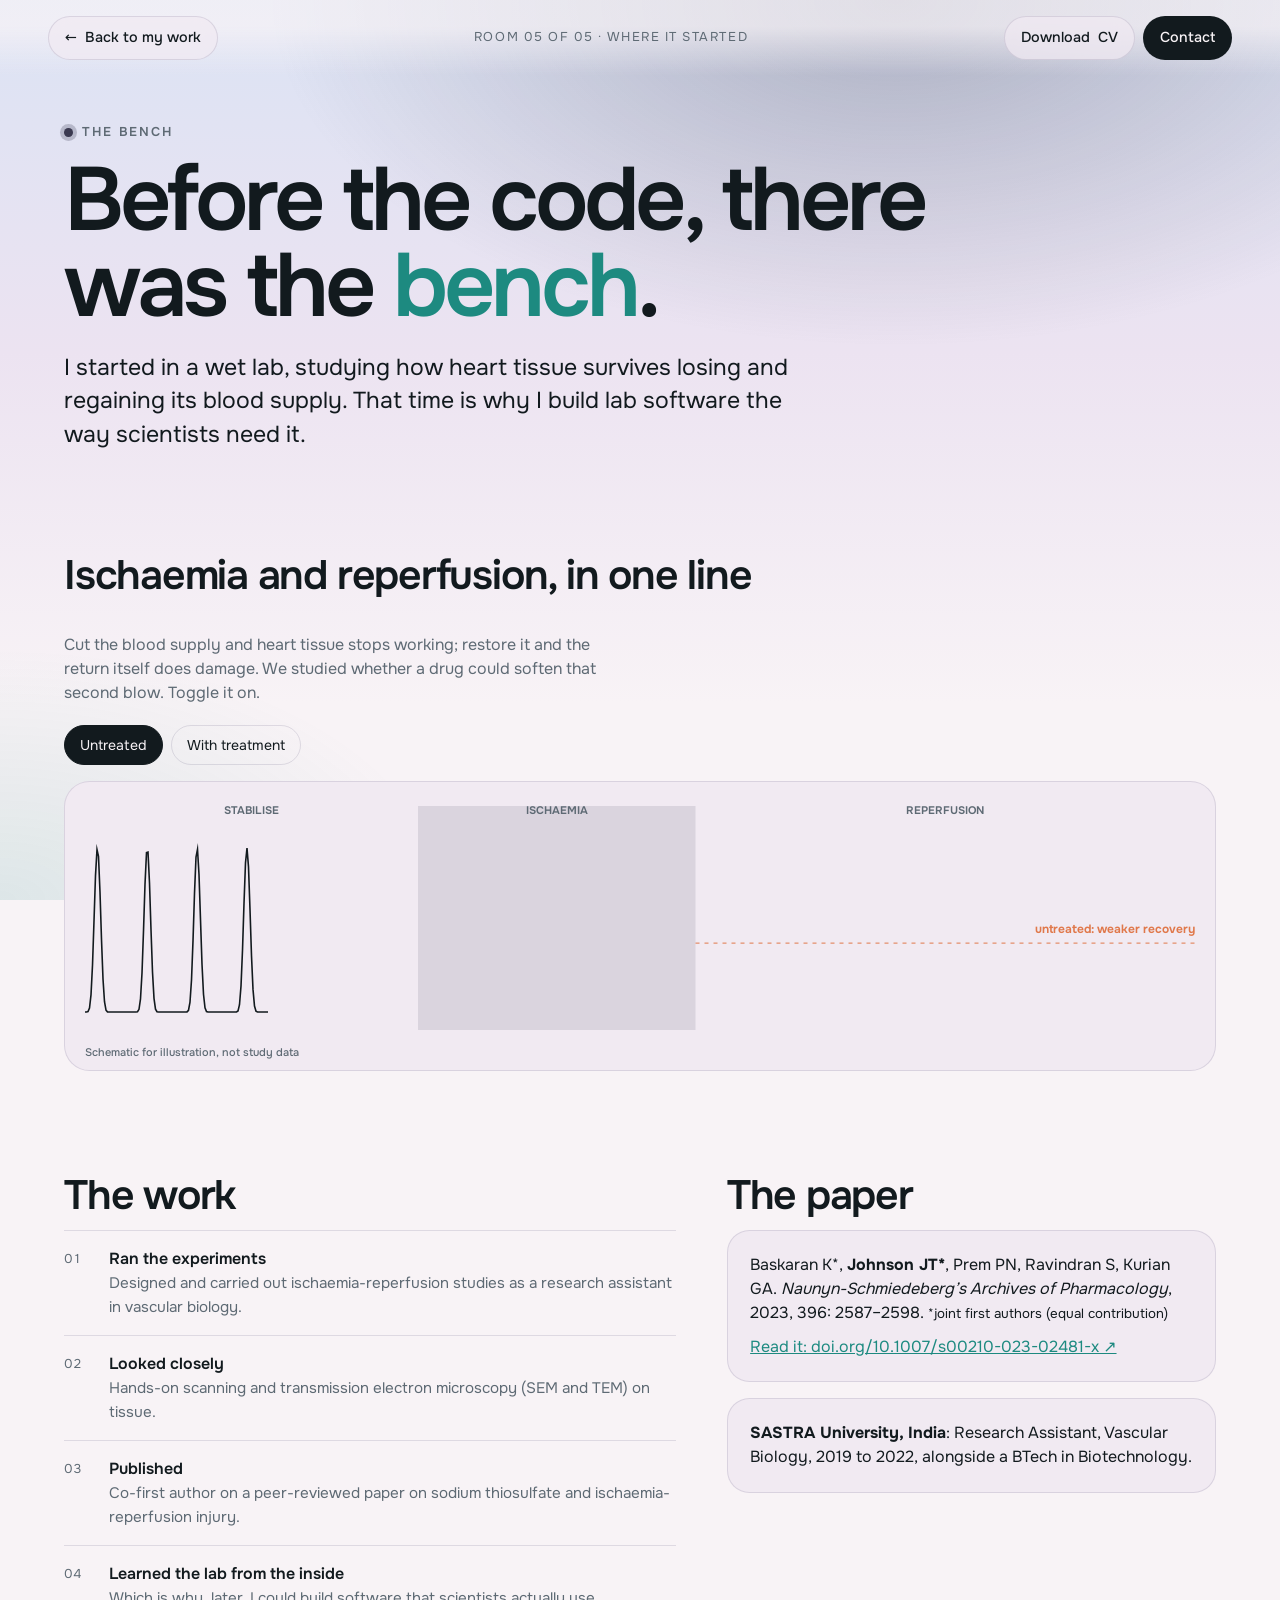
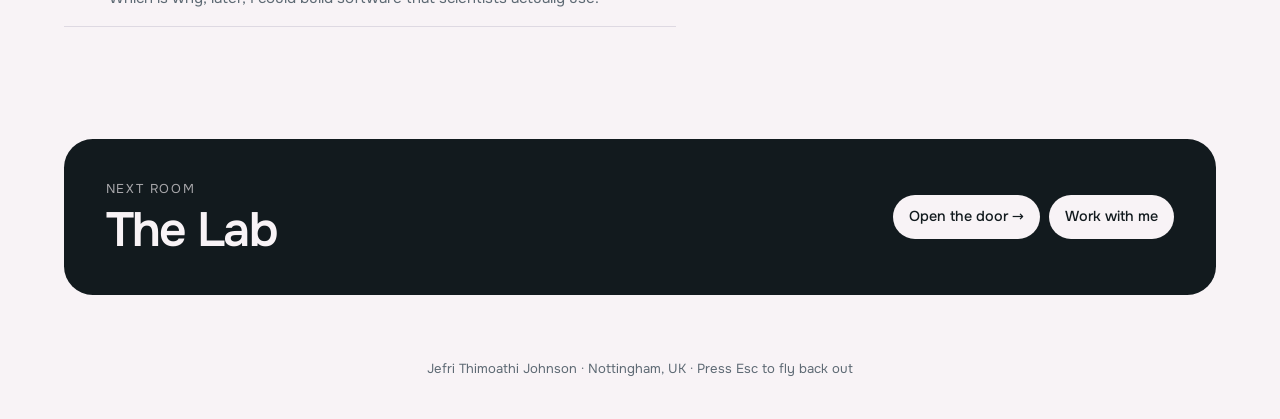
<file: rooms/bench.html>
<!DOCTYPE html>
<html lang="en"><head>
<meta charset="UTF-8">
<meta name="viewport" content="width=device-width, initial-scale=1">
<title>The Bench — Jefri Thimoathi Johnson</title>
<meta name="description" content="The Bench: vascular biology research, ischaemia-reperfusion experiments, SEM and TEM imaging, and a co-first-author paper in Naunyn-Schmiedeberg's Archives of Pharmacology.">
<link rel="icon" href="../favicon.ico">
<link rel="preload" href="../fonts/onest-latin.woff2" as="font" type="font/woff2" crossorigin="">
<link rel="stylesheet" href="room.css">
<script>try{if(localStorage.getItem('jtj-mode')==='dark')document.documentElement.dataset.mode='dark'}catch(e){}</script>
<style>:root{--door:#3a3950}</style>
</head>
<body>
<div class="glow" aria-hidden="true"></div>
<header class="bar">
  <a class="chip" href="../index.html#works" data-go="close">← <span class="long">Back to my work</span><span class="sr-only">Back</span></a>
  <p class="bar__mid">Room 05 of 05 · Where it started</p>
  <div class="bar__r"><a class="chip" href="../assets/Jefri-Thimoathi-Johnson-CV.pdf" download data-cvdl><span class="long">Download</span>CV</a><a class="chip chip--solid" href="../index.html#contact" data-go="contact">Contact</a></div>
</header>
<main id="main">
  <p class="eyebrow rv"><i></i>The Bench</p>
  <h1 class="rv">Before the code, there was the <em>bench</em>.</h1>
  <p class="lead rv">I started in a wet lab, studying how heart tissue survives losing and regaining its blood supply. That time is why I build lab software the way scientists need it.</p>
  <section class="sec rv">
    <div class="sec__head"><div><h2>Ischaemia and reperfusion, in one line</h2></div><p>Cut the blood supply and heart tissue stops working; restore it and the return itself does damage. We studied whether a drug could soften that second blow. Toggle it on.</p></div>
    <div class="tabs" id="tabs-bench" role="group" aria-label="Treatment"><button class="tab" data-k="no" aria-pressed="true">Untreated</button><button class="tab" data-k="yes" aria-pressed="false">With treatment</button></div>
    <div class="stage stage--short"><canvas id="viz-bench" role="img" aria-label="Schematic trace of heart function: steady, falling during ischaemia, and recovering during reperfusion, more strongly with treatment"></canvas></div>
  </section>
  <section class="sec two">
    <div class="rv"><h2>The work</h2><ol class="list"><li data-n="01"><div><strong>Ran the experiments</strong><span>Designed and carried out ischaemia-reperfusion studies as a research assistant in vascular biology.</span></div></li><li data-n="02"><div><strong>Looked closely</strong><span>Hands-on scanning and transmission electron microscopy (SEM and TEM) on tissue.</span></div></li><li data-n="03"><div><strong>Published</strong><span>Co-first author on a peer-reviewed paper on sodium thiosulfate and ischaemia-reperfusion injury.</span></div></li><li data-n="04"><div><strong>Learned the lab from the inside</strong><span>Which is why, later, I could build software that scientists actually use.</span></div></li></ol></div>
    <div class="rv"><h2>The paper</h2><div class="card"><p>Baskaran K*, <strong>Johnson JT*</strong>, Prem PN, Ravindran S, Kurian GA. <em>Naunyn-Schmiedeberg’s Archives of Pharmacology</em>, 2023, 396: 2587–2598. <small>*joint first authors (equal contribution)</small></p>
      <p><a href="https://doi.org/10.1007/s00210-023-02481-x" target="_blank" rel="noopener">Read it: doi.org/10.1007/s00210-023-02481-x ↗</a></p></div>
      <div class="card" style="margin-top:1rem"><p><strong>SASTRA University, India</strong>: Research Assistant, Vascular Biology, 2019 to 2022, alongside a BTech in Biotechnology.</p></div></div>
  </section>

  <div class="next rv">
    <div><small>Next room</small><strong>The Lab</strong></div>
    <div class="next__btns"><a class="chip" href="lab.html" data-go="door:0">Open the door →</a><a class="chip" href="../index.html#contact" data-go="contact">Work with me</a></div>
  </div>
</main>
<footer>Jefri Thimoathi Johnson · Nottingham, UK<span class="esc"> · Press Esc to fly back out</span></footer>
<script>
// edit mode: open this page on your own computer with ?edit to change its text. Every element is numbered here,
// before any script touches the page, so edits can be written back into this file.
if (/[?&]edit\b/.test(location.search) && /^(localhost|127\.0\.0\.1|\[::1\]|)$/.test(location.hostname)){
  window.__ed = [...document.body.querySelectorAll('*')];
  window.__edT = __ed.map(e => [...e.childNodes].filter(n => n.nodeType === 3).map(n => n.data).join(''));
  addEventListener('load', () => { const s = document.createElement('script'); s.src = '../edit.js'; document.head.appendChild(s); });
}
</script>
<script src="room.js"></script>
</body></html>
</file>
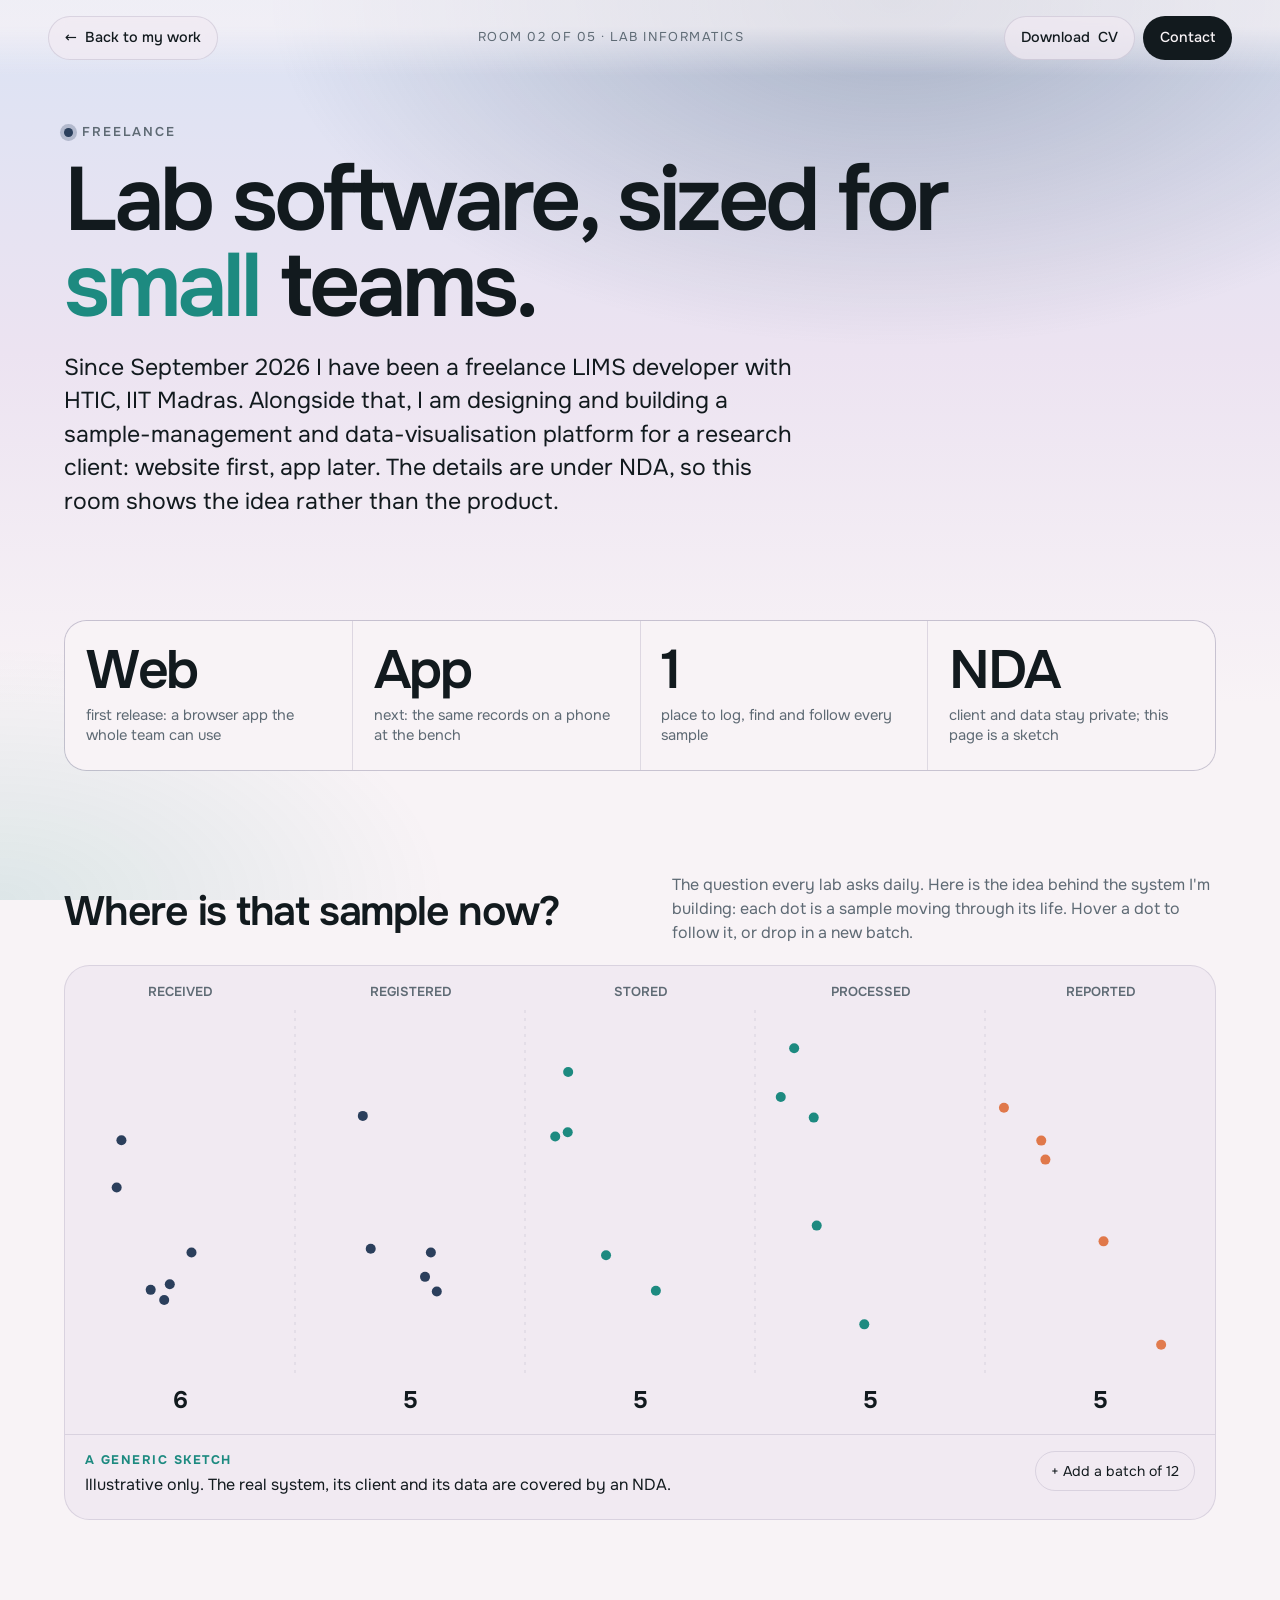
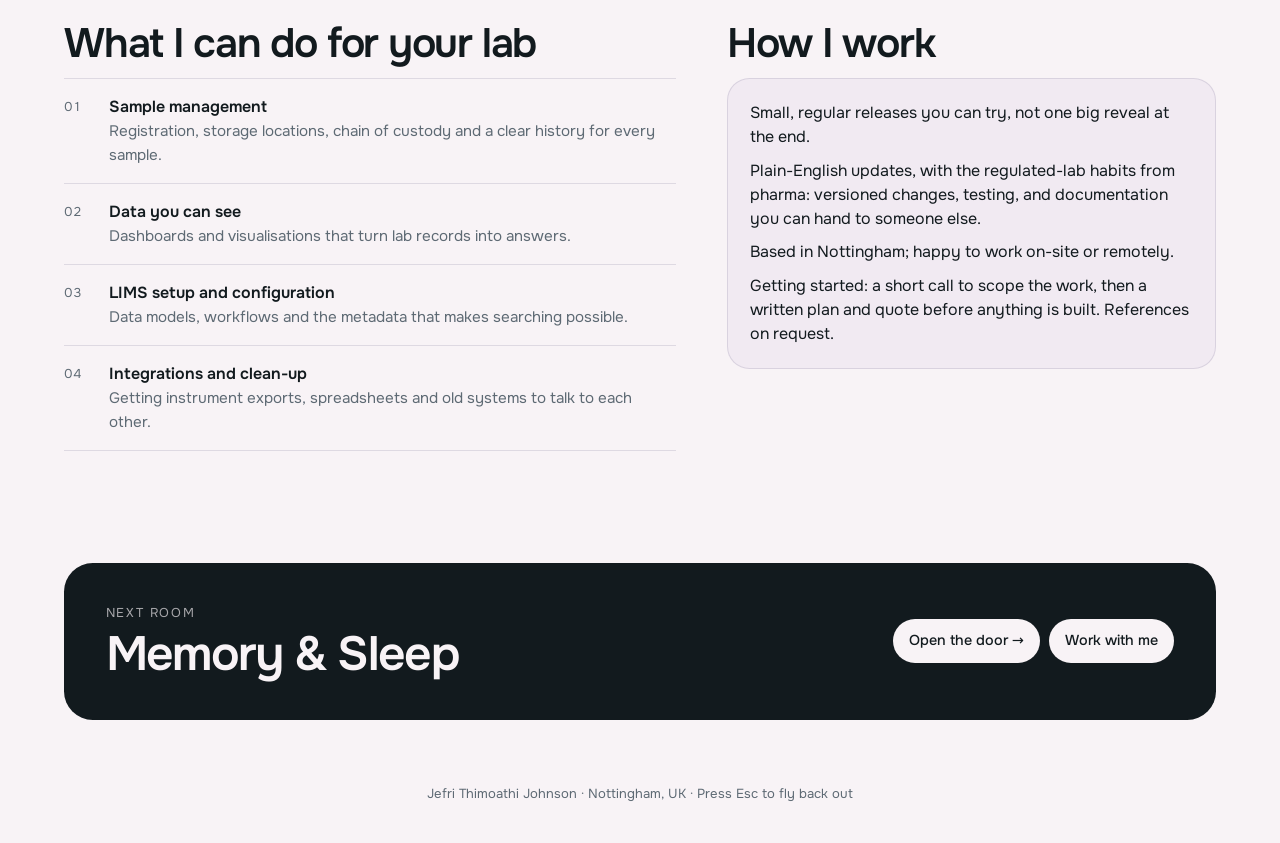
<file: rooms/freelance.html>
<!DOCTYPE html>
<html lang="en"><head>
<meta charset="UTF-8">
<meta name="viewport" content="width=device-width, initial-scale=1">
<title>Freelance — Jefri Thimoathi Johnson</title>
<meta name="description" content="Freelance LIMS and lab software: sample management, workflows and data visualisation for research teams, including work with HTIC, IIT Madras.">
<link rel="icon" href="../favicon.ico">
<link rel="preload" href="../fonts/onest-latin.woff2" as="font" type="font/woff2" crossorigin="">
<link rel="stylesheet" href="room.css">
<script>try{if(localStorage.getItem('jtj-mode')==='dark')document.documentElement.dataset.mode='dark'}catch(e){}</script>
<style>:root{--door:#2b3f5c}</style>
</head>
<body>
<div class="glow" aria-hidden="true"></div>
<header class="bar">
  <a class="chip" href="../index.html#works" data-go="close">← <span class="long">Back to my work</span><span class="sr-only">Back</span></a>
  <p class="bar__mid">Room 02 of 05 · Lab informatics</p>
  <div class="bar__r"><a class="chip" href="../assets/Jefri-Thimoathi-Johnson-CV.pdf" download data-cvdl><span class="long">Download</span>CV</a><a class="chip chip--solid" href="../index.html#contact" data-go="contact">Contact</a></div>
</header>
<main id="main">
  <p class="eyebrow rv"><i></i>Freelance</p>
  <h1 class="rv">Lab software, sized for <em>small</em> teams.</h1>
  <p class="lead rv">Since September 2026 I have been a freelance LIMS developer with HTIC, IIT Madras. Alongside that, I am designing and building a sample-management and data-visualisation platform for a research client: website first, app later. The details are under NDA, so this room shows the idea rather than the product.</p>
  <div class="facts sec rv"><div class="fact"><b>Web</b><span>first release: a browser app the whole team can use</span></div><div class="fact"><b>App</b><span>next: the same records on a phone at the bench</span></div><div class="fact"><b>1</b><span>place to log, find and follow every sample</span></div><div class="fact"><b>NDA</b><span>client and data stay private; this page is a sketch</span></div></div>
  <section class="sec rv">
    <div class="sec__head"><div><h2>Where is that sample now?</h2></div><p>The question every lab asks daily. Here is the idea behind the system I'm building: each dot is a sample moving through its life. Hover a dot to follow it, or drop in a new batch.</p></div>
    <div class="stage"><canvas id="viz-free" role="img" aria-label="Animated diagram: samples moving from received to registered, stored, processed and reported, with a live count at each stage"></canvas>
      <div class="stage__cap"><p><b>A generic sketch</b>Illustrative only. The real system, its client and its data are covered by an NDA.</p><button class="tab" id="add-batch" type="button">+ Add a batch of 12</button></div></div>
  </section>
  <section class="sec two">
    <div class="rv"><h2>What I can do for your lab</h2><ol class="list"><li data-n="01"><div><strong>Sample management</strong><span>Registration, storage locations, chain of custody and a clear history for every sample.</span></div></li><li data-n="02"><div><strong>Data you can see</strong><span>Dashboards and visualisations that turn lab records into answers.</span></div></li><li data-n="03"><div><strong>LIMS setup and configuration</strong><span>Data models, workflows and the metadata that makes searching possible.</span></div></li><li data-n="04"><div><strong>Integrations and clean-up</strong><span>Getting instrument exports, spreadsheets and old systems to talk to each other.</span></div></li></ol></div>
    <div class="rv"><h2>How I work</h2><div class="card"><p>Small, regular releases you can try, not one big reveal at the end.</p><p>Plain-English updates, with the regulated-lab habits from pharma: versioned changes, testing, and documentation you can hand to someone else.</p><p>Based in Nottingham; happy to work on-site or remotely.</p><p>Getting started: a short call to scope the work, then a written plan and quote before anything is built. References on request.</p></div></div>
  </section>

  <div class="next rv">
    <div><small>Next room</small><strong>Memory &amp; Sleep</strong></div>
    <div class="next__btns"><a class="chip" href="memory.html" data-go="door:2">Open the door →</a><a class="chip" href="../index.html#contact" data-go="contact">Work with me</a></div>
  </div>
</main>
<footer>Jefri Thimoathi Johnson · Nottingham, UK<span class="esc"> · Press Esc to fly back out</span></footer>
<script>
// edit mode: open this page on your own computer with ?edit to change its text. Every element is numbered here,
// before any script touches the page, so edits can be written back into this file.
if (/[?&]edit\b/.test(location.search) && /^(localhost|127\.0\.0\.1|\[::1\]|)$/.test(location.hostname)){
  window.__ed = [...document.body.querySelectorAll('*')];
  window.__edT = __ed.map(e => [...e.childNodes].filter(n => n.nodeType === 3).map(n => n.data).join(''));
  addEventListener('load', () => { const s = document.createElement('script'); s.src = '../edit.js'; document.head.appendChild(s); });
}
</script>
<script src="room.js"></script>
</body></html>
</file>
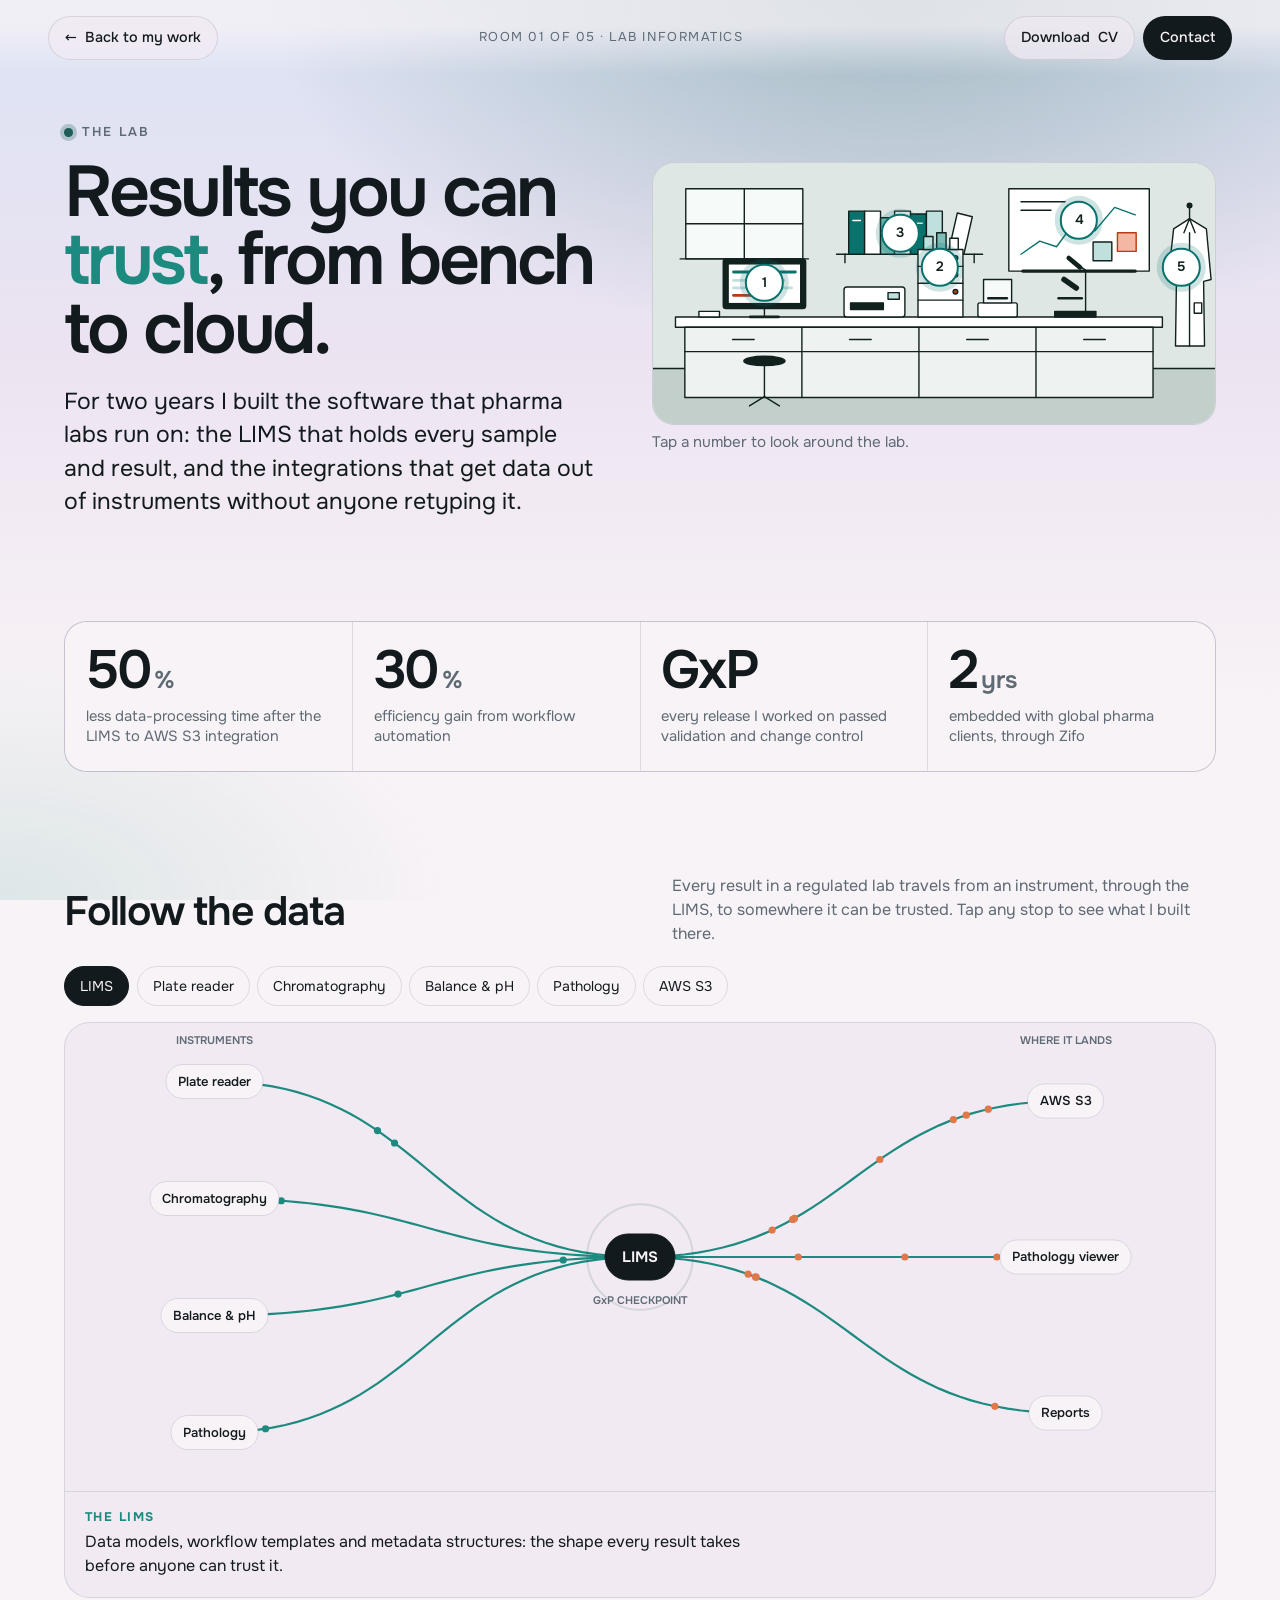
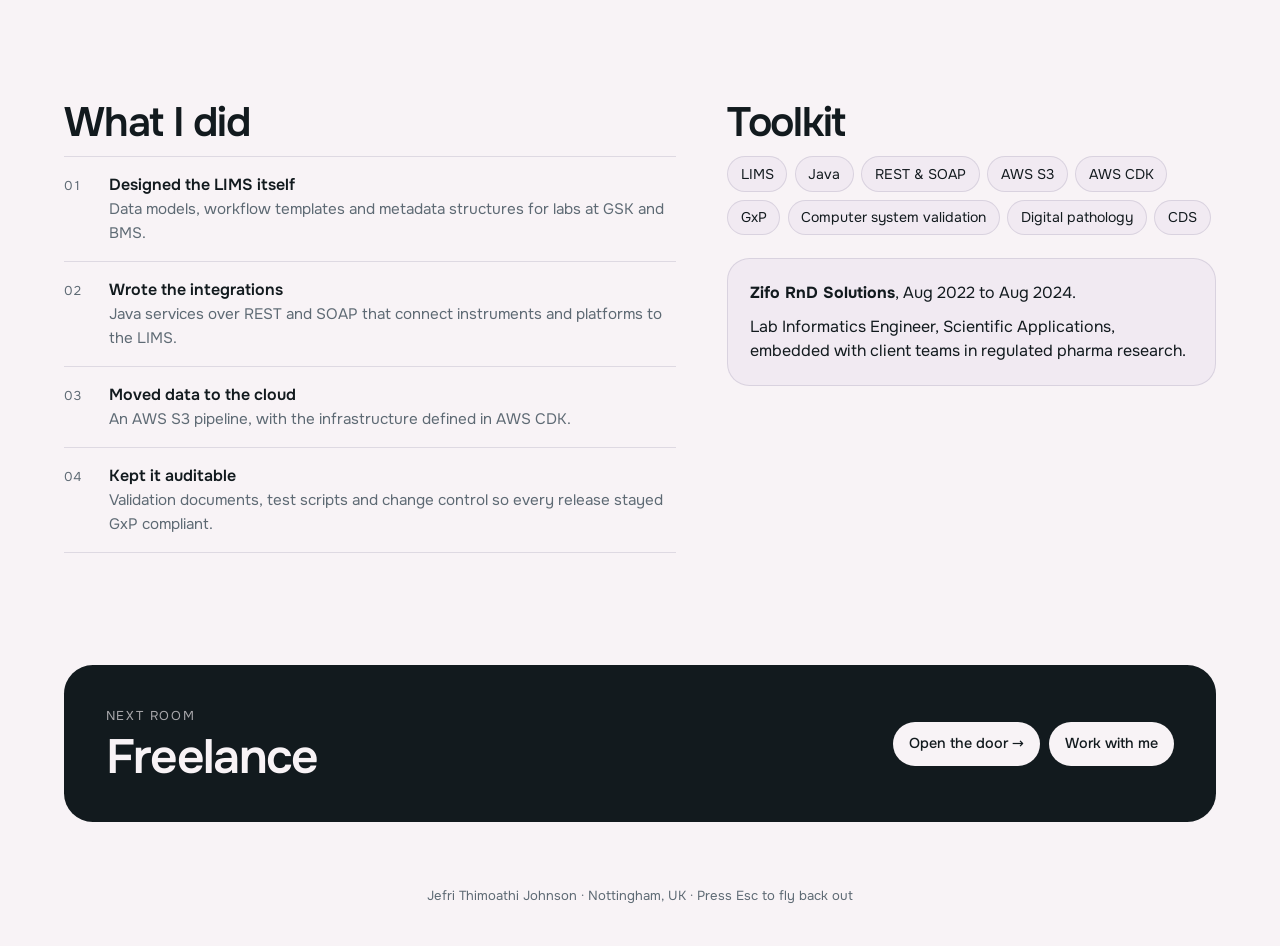
<file: rooms/lab.html>
<!DOCTYPE html>
<html lang="en"><head>
<meta charset="UTF-8">
<meta name="viewport" content="width=device-width, initial-scale=1">
<title>The Lab — Jefri Thimoathi Johnson</title>
<meta name="description" content="Lab informatics work: GxP-validated LIMS data models and workflows, and Java integrations to AWS S3, digital pathology and lab instruments, for GSK and BMS.">
<link rel="icon" href="../favicon.ico">
<link rel="preload" href="../fonts/onest-latin.woff2" as="font" type="font/woff2" crossorigin="">
<link rel="stylesheet" href="room.css">
<script>try{if(localStorage.getItem('jtj-mode')==='dark')document.documentElement.dataset.mode='dark'}catch(e){}</script>
<style>:root{--door:#1d5c57}</style>
</head>
<body>
<div class="glow" aria-hidden="true"></div>
<header class="bar">
  <a class="chip" href="../index.html#works" data-go="close">← <span class="long">Back to my work</span><span class="sr-only">Back</span></a>
  <p class="bar__mid">Room 01 of 05 · Lab informatics</p>
  <div class="bar__r"><a class="chip" href="../assets/Jefri-Thimoathi-Johnson-CV.pdf" download data-cvdl><span class="long">Download</span>CV</a><a class="chip chip--solid" href="../index.html#contact" data-go="contact">Contact</a></div>
</header>
<main id="main">
  <div class="hero2"><div>
  <p class="eyebrow rv"><i></i>The Lab</p>
  <h1 class="rv">Results you can <em>trust</em>, from bench to cloud.</h1>
  <p class="lead rv">For two years I built the software that pharma labs run on: the LIMS that holds every sample and result, and the integrations that get data out of instruments without anyone retyping it.</p>
  </div>
  <div class="hero2__fig rv"><div class="labroom" id="labroom"><svg class="labroom__art" viewBox="0 0 1200 560" preserveAspectRatio="xMidYMid slice" aria-hidden="true">
            <rect width="1200" height="560" fill="#dfe7e4"></rect>
            <rect y="440" width="1200" height="120" fill="#c3cfca"></rect>
            <g fill="none" stroke="#11211e" stroke-width="3" stroke-linejoin="round" stroke-linecap="round">
              <line x1="0" y1="440" x2="1200" y2="440"></line>
              <!-- window -->
              <rect x="70" y="56" width="250" height="150" fill="#f6fbfa"></rect>
              <line x1="195" y1="56" x2="195" y2="206"></line><line x1="70" y1="131" x2="320" y2="131"></line>
              <line x1="58" y1="206" x2="332" y2="206"></line>
              <!-- shelf and binders -->
              <line x1="392" y1="196" x2="704" y2="196"></line>
              <line x1="410" y1="196" x2="410" y2="214"></line><line x1="686" y1="196" x2="686" y2="214"></line>
              <rect x="418" y="104" width="34" height="92" fill="#0a726d"></rect>
              <rect x="452" y="104" width="34" height="92" fill="#ffffff"></rect>
              <rect x="486" y="118" width="30" height="78" fill="#7dbdb6"></rect>
              <rect x="516" y="104" width="34" height="92" fill="#ffffff"></rect>
              <rect x="550" y="110" width="34" height="86" fill="#0a726d"></rect>
              <rect x="584" y="104" width="34" height="92" fill="#bfe0dc"></rect>
              <path d="M630 196 L650 108 L682 116 L664 196 Z" fill="#ffffff"></path>
              <line x1="427" y1="124" x2="443" y2="124" stroke="#ffffff"></line><line x1="559" y1="130" x2="575" y2="130" stroke="#ffffff"></line>
              <!-- whiteboard -->
              <rect x="760" y="56" width="300" height="176" fill="#ffffff"></rect>
              <polyline points="786,196 826,168 862,180 900,128 944,146 986,96 1030,112" stroke="#0a726d"></polyline>
              <line x1="786" y1="84" x2="880" y2="84"></line><line x1="786" y1="102" x2="850" y2="102"></line>
              <rect x="992" y="150" width="40" height="40" fill="#f3b8a4" stroke="#b83a17"></rect>
              <rect x="940" y="170" width="40" height="40" fill="#bfe0dc"></rect>
              <line x1="790" y1="232" x2="1030" y2="232" stroke-width="7"></line>
              <!-- coat -->
              <line x1="1146" y1="96" x2="1146" y2="120"></line><circle cx="1146" cy="92" r="5" fill="#11211e"></circle>
              <path d="M1146 120 L1112 142 L1100 250 L1118 254 L1116 392 L1178 392 L1176 254 L1192 250 L1182 142 Z" fill="#ffffff"></path>
              <line x1="1146" y1="150" x2="1146" y2="392"></line><path d="M1146 120 L1134 150 M1146 120 L1158 150"></path>
              <rect x="1156" y="300" width="16" height="22"></rect>
              <!-- bench -->
              <rect x="48" y="330" width="1040" height="22" fill="#ffffff"></rect>
              <rect x="68" y="352" width="1000" height="150" fill="#eef2f0"></rect>
              <line x1="318" y1="352" x2="318" y2="502"></line><line x1="568" y1="352" x2="568" y2="502"></line><line x1="818" y1="352" x2="818" y2="502"></line>
              <line x1="170" y1="378" x2="216" y2="378"></line><line x1="420" y1="378" x2="466" y2="378"></line><line x1="670" y1="378" x2="716" y2="378"></line><line x1="920" y1="378" x2="966" y2="378"></line>
              <line x1="68" y1="404" x2="1068" y2="404"></line>
              <!-- monitor -->
              <rect x="150" y="206" width="176" height="106" rx="6" fill="#11211e"></rect>
              <rect x="162" y="218" width="152" height="82" fill="#ffffff" stroke="none"></rect>
              <line x1="172" y1="234" x2="304" y2="234" stroke="#0a726d" stroke-width="6"></line>
              <line x1="172" y1="252" x2="280" y2="252" stroke="#bfe0dc" stroke-width="6"></line>
              <line x1="172" y1="268" x2="296" y2="268" stroke="#bfe0dc" stroke-width="6"></line>
              <line x1="172" y1="284" x2="250" y2="284" stroke="#b83a17" stroke-width="6"></line>
              <line x1="238" y1="312" x2="238" y2="330"></line><line x1="208" y1="330" x2="268" y2="330" stroke-width="6"></line>
              <rect x="98" y="318" width="44" height="12" fill="#ffffff"></rect>
              <!-- plate reader -->
              <rect x="408" y="266" width="130" height="64" rx="6" fill="#ffffff"></rect>
              <rect x="422" y="300" width="70" height="14" fill="#11211e"></rect><rect x="502" y="278" width="24" height="14" fill="#bfe0dc"></rect>
              <!-- chromatography stack -->
              <rect x="566" y="186" width="96" height="144" fill="#ffffff"></rect>
              <line x1="566" y1="222" x2="662" y2="222"></line><line x1="566" y1="258" x2="662" y2="258"></line><line x1="566" y1="294" x2="662" y2="294"></line>
              <circle cx="646" cy="204" r="5" fill="#0a726d"></circle><circle cx="646" cy="240" r="5" fill="#0a726d"></circle><circle cx="646" cy="276" r="5" fill="#b83a17"></circle>
              <rect x="578" y="158" width="20" height="28" fill="#bfe0dc"></rect><rect x="606" y="150" width="20" height="36" fill="#7dbdb6"></rect><rect x="634" y="162" width="18" height="24" fill="#ffffff"></rect>
              <!-- balance -->
              <rect x="694" y="300" width="84" height="30" rx="4" fill="#ffffff"></rect>
              <rect x="706" y="250" width="60" height="50" fill="#f6fbfa"></rect><line x1="716" y1="290" x2="756" y2="290" stroke-width="5"></line>
              <!-- microscope -->
              <path d="M858 330 L946 330 L946 318 L858 318 Z" fill="#11211e"></path>
              <path d="M924 318 L924 230 L900 214"></path><path d="M888 204 L912 224" stroke-width="10"></path>
              <path d="M878 250 L904 268" stroke-width="12"></path><line x1="866" y1="290" x2="916" y2="290" stroke-width="5"></line>
              <!-- stool -->
              <ellipse cx="238" cy="424" rx="44" ry="10" fill="#11211e"></ellipse>
              <line x1="238" y1="434" x2="238" y2="500"></line><line x1="206" y1="520" x2="238" y2="500"></line><line x1="270" y1="520" x2="238" y2="500"></line>
            </g>
          </svg>
      <button class="spot" style="left:19.8%;top:46%" data-to="what" aria-label="1, LIMS workstation: what I did">1</button>
      <button class="spot" style="left:51%;top:40%" data-to="flow" aria-label="2, Instruments: follow the data">2</button>
      <button class="spot" style="left:44%;top:27%" data-to="facts" aria-label="3, Binders: validation and GxP">3</button>
      <button class="spot" style="left:75.8%;top:22%" data-go="door:1" aria-label="4, Whiteboard: my freelance project">4</button>
      <button class="spot" style="left:94%;top:40%" data-go="door:4" aria-label="5, Lab coat: my bench years">5</button>
      <div class="ldoor l" aria-hidden="true"><span>Lab</span></div><div class="ldoor r" aria-hidden="true"><span>informatics</span></div></div>
    <p class="hero2__say">Tap a number to look around the lab.</p></div></div>
  <div class="facts sec rv" id="facts"><div class="fact"><b>50<small>%</small></b><span>less data-processing time after the LIMS to AWS S3 integration</span></div><div class="fact"><b>30<small>%</small></b><span>efficiency gain from workflow automation</span></div><div class="fact"><b>GxP</b><span>every release I worked on passed validation and change control</span></div><div class="fact"><b>2<small>yrs</small></b><span>embedded with global pharma clients, through Zifo</span></div></div>
  <section class="sec rv" id="flow">
    <div class="sec__head"><div><h2>Follow the data</h2></div><p>Every result in a regulated lab travels from an instrument, through the LIMS, to somewhere it can be trusted. Tap any stop to see what I built there.</p></div>
    <div class="tabs" id="tabs-lab" role="group" aria-label="Choose a stop"><button class="tab" data-k="lims" aria-pressed="true">LIMS</button><button class="tab" data-k="plate" aria-pressed="false">Plate reader</button><button class="tab" data-k="cds" aria-pressed="false">Chromatography</button><button class="tab" data-k="bal" aria-pressed="false">Balance &amp; pH</button><button class="tab" data-k="path" aria-pressed="false">Pathology</button><button class="tab" data-k="s3" aria-pressed="false">AWS S3</button></div>
    <div class="stage"><canvas id="viz-lab" role="img" aria-label="Animated diagram: instrument data flowing through the LIMS into AWS S3, a pathology viewer and reports"></canvas>
      <div class="stage__cap" id="cap-lab" aria-live="polite"><div><b>The LIMS</b><p></p></div></div></div>
  </section>
  <section class="sec two">
    <div class="rv" id="what"><h2>What I did</h2><ol class="list"><li data-n="01"><div><strong>Designed the LIMS itself</strong><span>Data models, workflow templates and metadata structures for labs at GSK and BMS.</span></div></li><li data-n="02"><div><strong>Wrote the integrations</strong><span>Java services over REST and SOAP that connect instruments and platforms to the LIMS.</span></div></li><li data-n="03"><div><strong>Moved data to the cloud</strong><span>An AWS S3 pipeline, with the infrastructure defined in AWS CDK.</span></div></li><li data-n="04"><div><strong>Kept it auditable</strong><span>Validation documents, test scripts and change control so every release stayed GxP compliant.</span></div></li></ol></div>
    <div class="rv"><h2>Toolkit</h2><ul class="tags"><li>LIMS</li><li>Java</li><li>REST &amp; SOAP</li><li>AWS S3</li><li>AWS CDK</li><li>GxP</li><li>Computer system validation</li><li>Digital pathology</li><li>CDS</li></ul>
      <div class="card" style="margin-top:1.4rem"><p><strong>Zifo RnD Solutions</strong>, Aug 2022 to Aug 2024.</p><p>Lab Informatics Engineer, Scientific Applications, embedded with client teams in regulated pharma research.</p></div></div>
  </section>

  <div class="next rv">
    <div><small>Next room</small><strong>Freelance</strong></div>
    <div class="next__btns"><a class="chip" href="freelance.html" data-go="door:1">Open the door →</a><a class="chip" href="../index.html#contact" data-go="contact">Work with me</a></div>
  </div>
</main>
<footer>Jefri Thimoathi Johnson · Nottingham, UK<span class="esc"> · Press Esc to fly back out</span></footer>
<script>
// edit mode: open this page on your own computer with ?edit to change its text. Every element is numbered here,
// before any script touches the page, so edits can be written back into this file.
if (/[?&]edit\b/.test(location.search) && /^(localhost|127\.0\.0\.1|\[::1\]|)$/.test(location.hostname)){
  window.__ed = [...document.body.querySelectorAll('*')];
  window.__edT = __ed.map(e => [...e.childNodes].filter(n => n.nodeType === 3).map(n => n.data).join(''));
  addEventListener('load', () => { const s = document.createElement('script'); s.src = '../edit.js'; document.head.appendChild(s); });
}
</script>
<script src="room.js"></script>
</body></html>
</file>
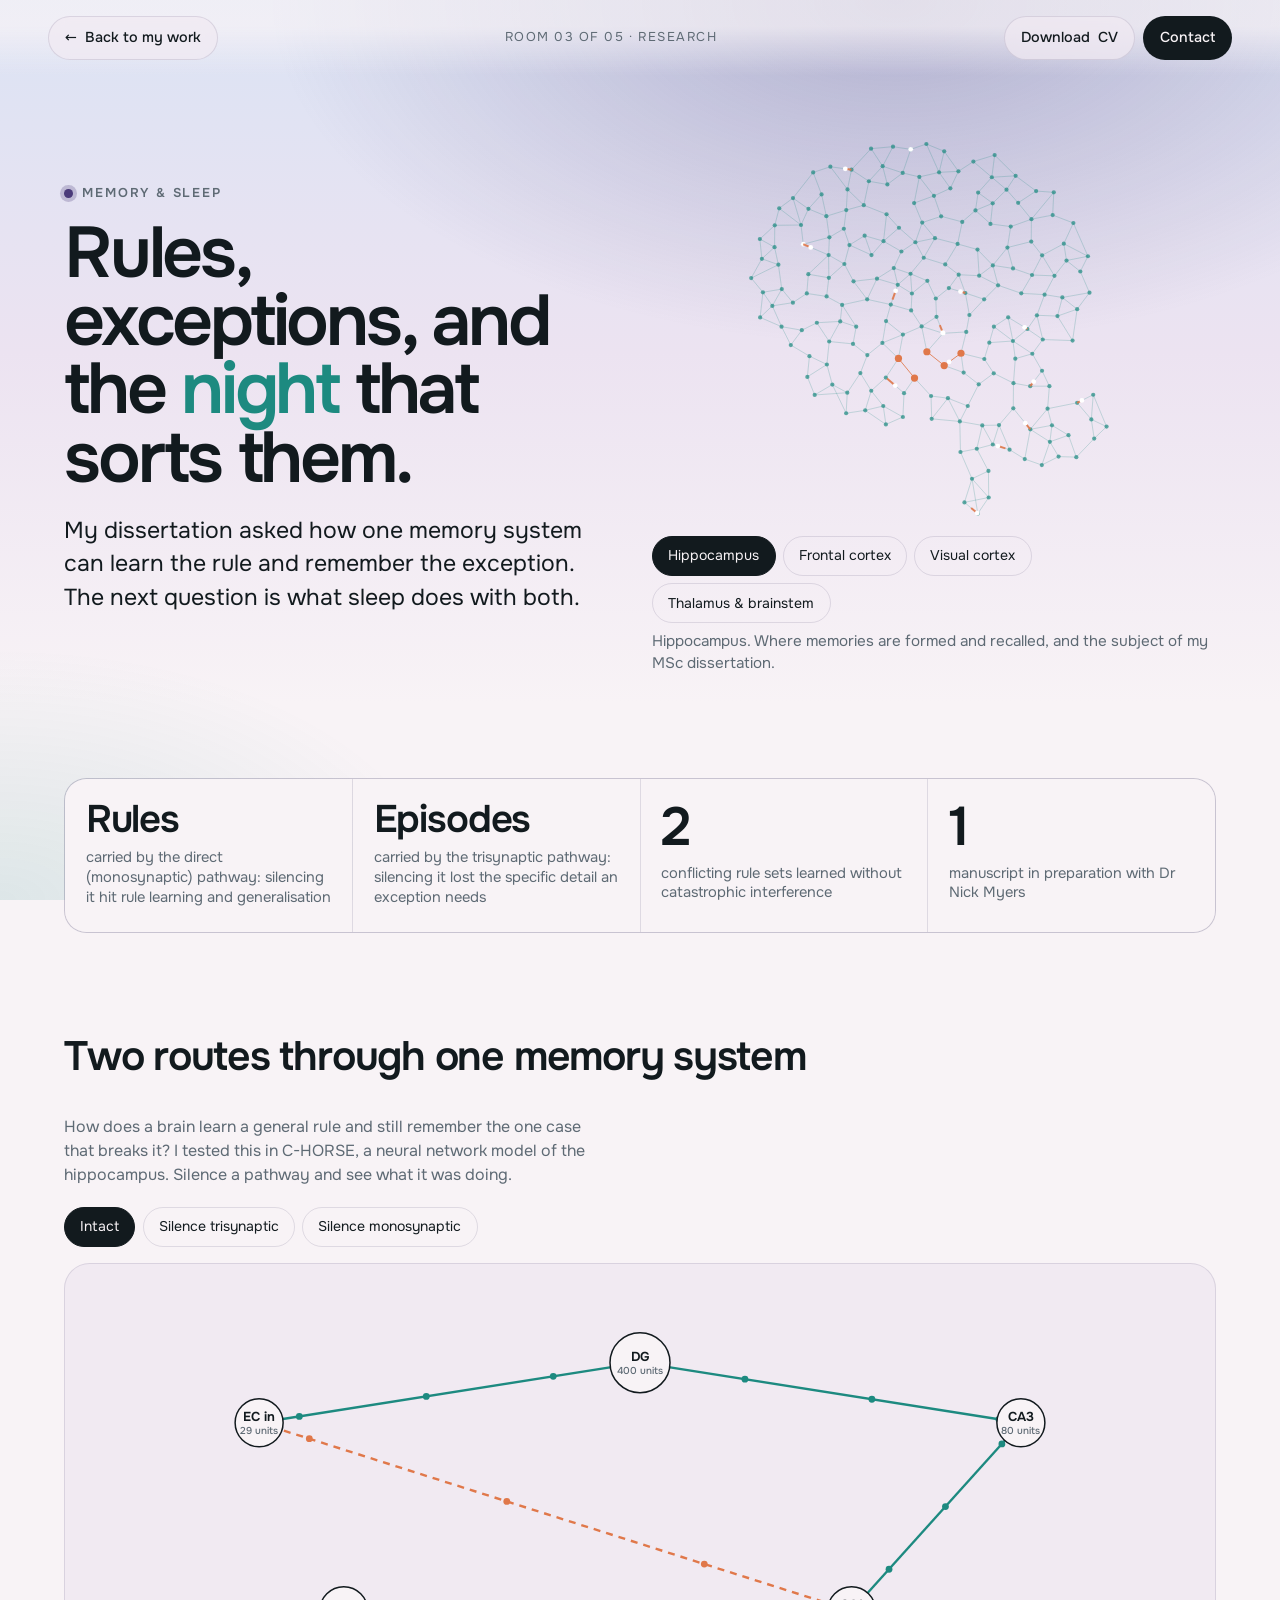
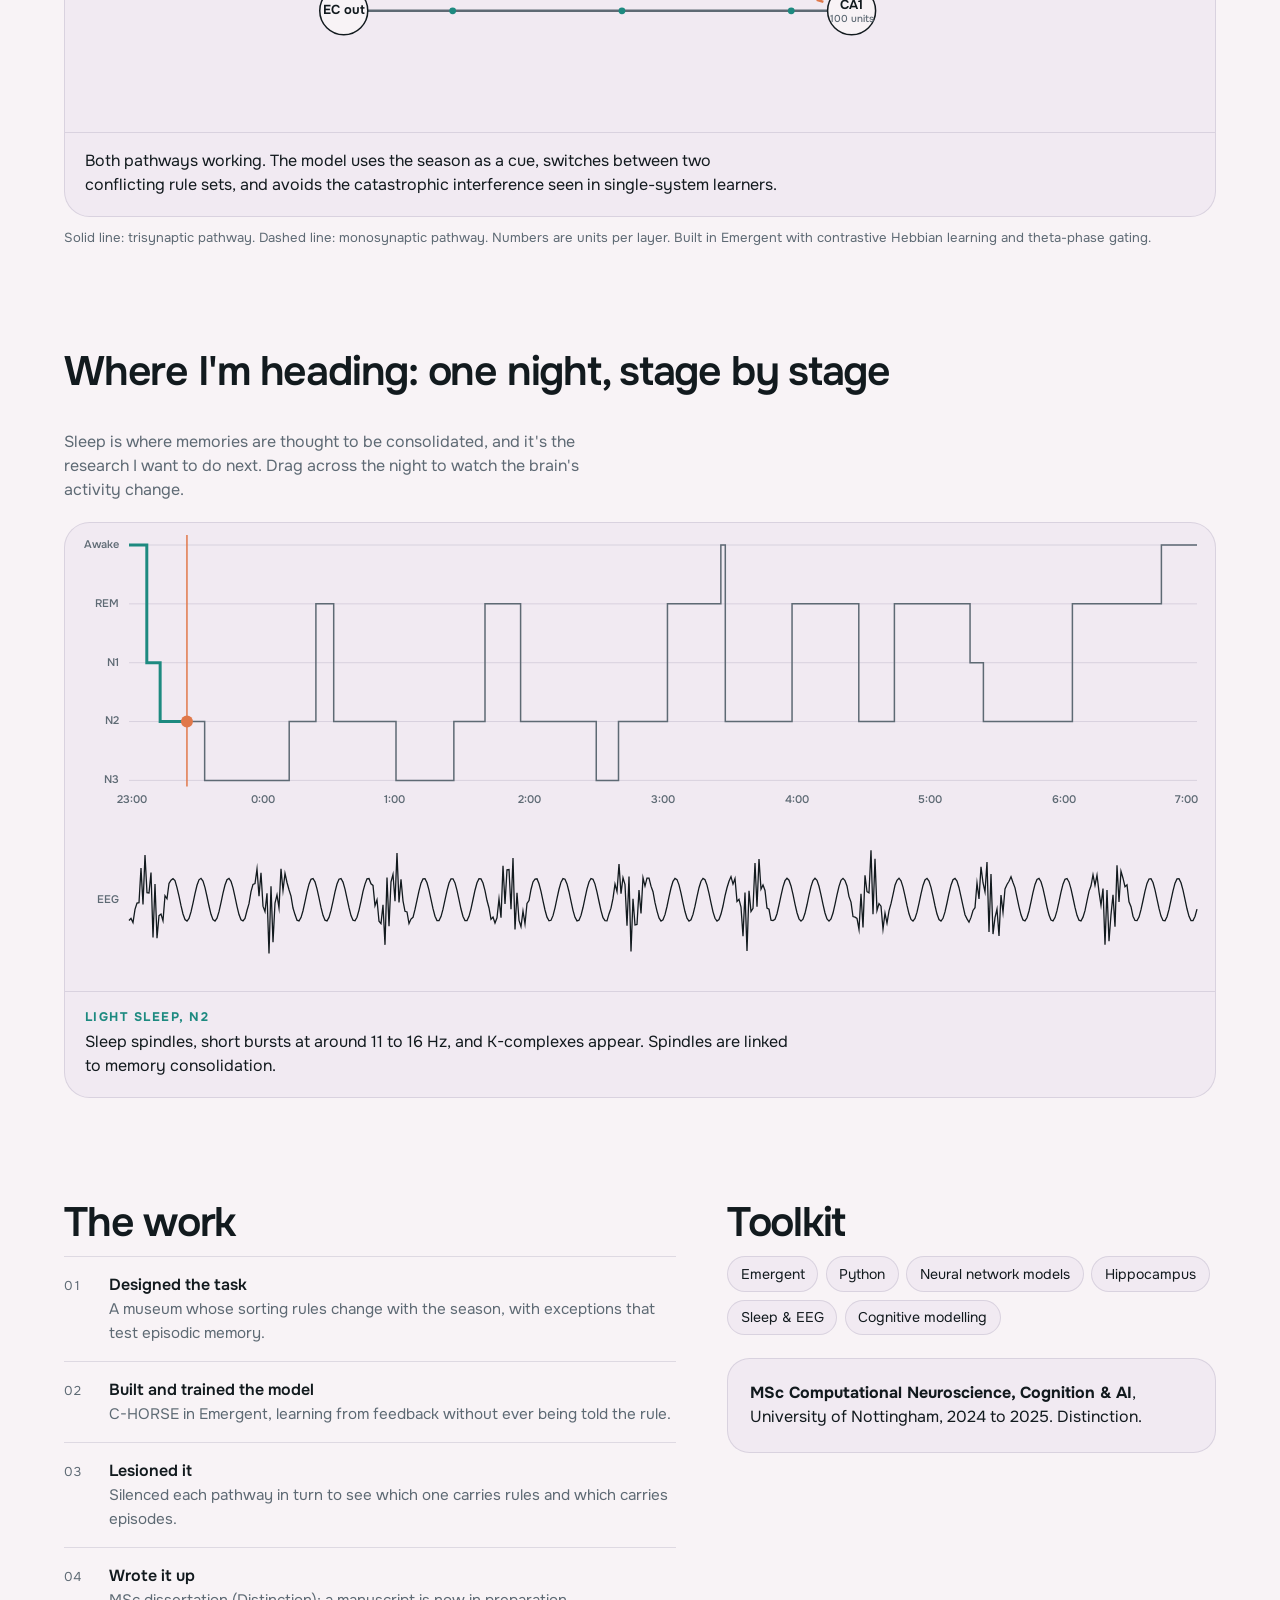
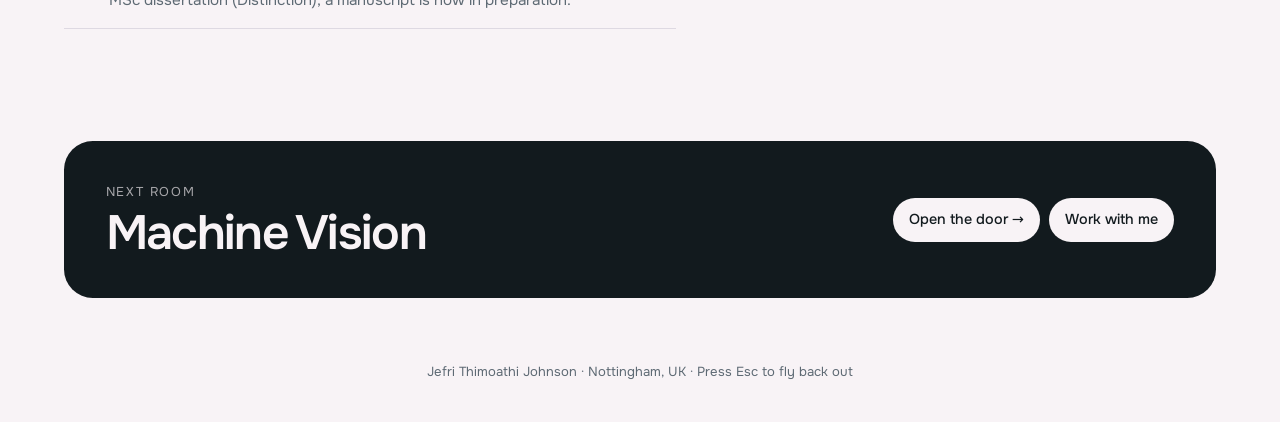
<file: rooms/memory.html>
<!DOCTYPE html>
<html lang="en"><head>
<meta charset="UTF-8">
<meta name="viewport" content="width=device-width, initial-scale=1">
<title>Memory &amp; Sleep — Jefri Thimoathi Johnson</title>
<meta name="description" content="Memory &amp; Sleep: a hippocampal model (C-HORSE) of how one circuit learns both rules and episodes, built for an MSc at the University of Nottingham.">
<link rel="icon" href="../favicon.ico">
<link rel="preload" href="../fonts/onest-latin.woff2" as="font" type="font/woff2" crossorigin="">
<link rel="stylesheet" href="room.css">
<script>try{if(localStorage.getItem('jtj-mode')==='dark')document.documentElement.dataset.mode='dark'}catch(e){}</script>
<style>:root{--door:#4a3a7a}</style>
</head>
<body>
<div class="glow" aria-hidden="true"></div>
<header class="bar">
  <a class="chip" href="../index.html#works" data-go="close">← <span class="long">Back to my work</span><span class="sr-only">Back</span></a>
  <p class="bar__mid">Room 03 of 05 · Research</p>
  <div class="bar__r"><a class="chip" href="../assets/Jefri-Thimoathi-Johnson-CV.pdf" download data-cvdl><span class="long">Download</span>CV</a><a class="chip chip--solid" href="../index.html#contact" data-go="contact">Contact</a></div>
</header>
<main id="main">
  <div class="hero2"><div>
  <p class="eyebrow rv"><i></i>Memory &amp; Sleep</p>
  <h1 class="rv">Rules, exceptions, and the <em>night</em> that sorts them.</h1>
  <p class="lead rv">My dissertation asked how one memory system can learn the rule and remember the exception. The next question is what sleep does with both.</p>
  </div>
  <div class="hero2__fig rv"><canvas id="viz-brain" role="img" aria-label="A brain drawn as a network of neurons, with signals travelling between them. The selected region is highlighted."></canvas>
    <div class="tabs" id="tabs-brain" role="group" aria-label="Highlight a brain region"><button class="tab" data-k="hip" aria-pressed="true">Hippocampus</button><button class="tab" data-k="front" aria-pressed="false">Frontal cortex</button><button class="tab" data-k="vis" aria-pressed="false">Visual cortex</button><button class="tab" data-k="sleep" aria-pressed="false">Thalamus &amp; brainstem</button></div>
    <p class="hero2__say" id="say-brain" aria-live="polite"></p></div></div>
  <div class="facts sec rv"><div class="fact"><b class="word">Rules</b><span>carried by the direct (monosynaptic) pathway: silencing it hit rule learning and generalisation</span></div><div class="fact"><b class="word">Episodes</b><span>carried by the trisynaptic pathway: silencing it lost the specific detail an exception needs</span></div><div class="fact"><b>2</b><span>conflicting rule sets learned without catastrophic interference</span></div><div class="fact"><b>1</b><span>manuscript in preparation with Dr Nick Myers</span></div></div>
  <section class="sec rv">
    <div class="sec__head"><div><h2>Two routes through one memory system</h2></div><p>How does a brain learn a general rule and still remember the one case that breaks it? I tested this in C-HORSE, a neural network model of the hippocampus. Silence a pathway and see what it was doing.</p></div>
    <div class="tabs" id="tabs-hpc" role="group" aria-label="Silence a pathway"><button class="tab" data-k="none" aria-pressed="true">Intact</button><button class="tab" data-k="tsp" aria-pressed="false">Silence trisynaptic</button><button class="tab" data-k="msp" aria-pressed="false">Silence monosynaptic</button></div>
    <div class="stage"><canvas id="viz-hpc" role="img" aria-label="Diagram of the hippocampal model: entorhinal cortex, dentate gyrus, CA3 and CA1, with the trisynaptic and monosynaptic pathways"></canvas>
      <div class="stage__cap" id="cap-hpc" aria-live="polite"><p>Both pathways working. The model uses the season as a cue, switches between two conflicting rule sets, and avoids the catastrophic interference seen in single-system learners.</p></div></div>
    <p class="note">Solid line: trisynaptic pathway. Dashed line: monosynaptic pathway. Numbers are units per layer. Built in Emergent with contrastive Hebbian learning and theta-phase gating.</p>
  </section>
  <section class="sec rv">
    <div class="sec__head"><div><h2>Where I'm heading: one night, stage by stage</h2></div><p>Sleep is where memories are thought to be consolidated, and it's the research I want to do next. Drag across the night to watch the brain's activity change.</p></div>
    <div class="stage"><canvas id="viz-sleep" role="img" aria-label="Hypnogram of a typical night with the EEG pattern of the current sleep stage"></canvas>
      <div class="stage__cap" id="cap-sleep" aria-live="polite"><div><b>Awake</b><p>Relaxed with eyes closed, the EEG settles into alpha rhythm.</p></div></div></div>
  </section>
  <section class="sec two">
    <div class="rv"><h2>The work</h2><ol class="list"><li data-n="01"><div><strong>Designed the task</strong><span>A museum whose sorting rules change with the season, with exceptions that test episodic memory.</span></div></li><li data-n="02"><div><strong>Built and trained the model</strong><span>C-HORSE in Emergent, learning from feedback without ever being told the rule.</span></div></li><li data-n="03"><div><strong>Lesioned it</strong><span>Silenced each pathway in turn to see which one carries rules and which carries episodes.</span></div></li><li data-n="04"><div><strong>Wrote it up</strong><span>MSc dissertation (Distinction); a manuscript is now in preparation.</span></div></li></ol></div>
    <div class="rv"><h2>Toolkit</h2><ul class="tags"><li>Emergent</li><li>Python</li><li>Neural network models</li><li>Hippocampus</li><li>Sleep &amp; EEG</li><li>Cognitive modelling</li></ul>
      <div class="card" style="margin-top:1.4rem"><p><strong>MSc Computational Neuroscience, Cognition &amp; AI</strong>, University of Nottingham, 2024 to 2025. Distinction.</p></div></div>
  </section>

  <div class="next rv">
    <div><small>Next room</small><strong>Machine Vision</strong></div>
    <div class="next__btns"><a class="chip" href="vision.html" data-go="door:3">Open the door →</a><a class="chip" href="../index.html#contact" data-go="contact">Work with me</a></div>
  </div>
</main>
<footer>Jefri Thimoathi Johnson · Nottingham, UK<span class="esc"> · Press Esc to fly back out</span></footer>
<script>
// edit mode: open this page on your own computer with ?edit to change its text. Every element is numbered here,
// before any script touches the page, so edits can be written back into this file.
if (/[?&]edit\b/.test(location.search) && /^(localhost|127\.0\.0\.1|\[::1\]|)$/.test(location.hostname)){
  window.__ed = [...document.body.querySelectorAll('*')];
  window.__edT = __ed.map(e => [...e.childNodes].filter(n => n.nodeType === 3).map(n => n.data).join(''));
  addEventListener('load', () => { const s = document.createElement('script'); s.src = '../edit.js'; document.head.appendChild(s); });
}
</script>
<script src="room.js"></script>
</body></html>
</file>
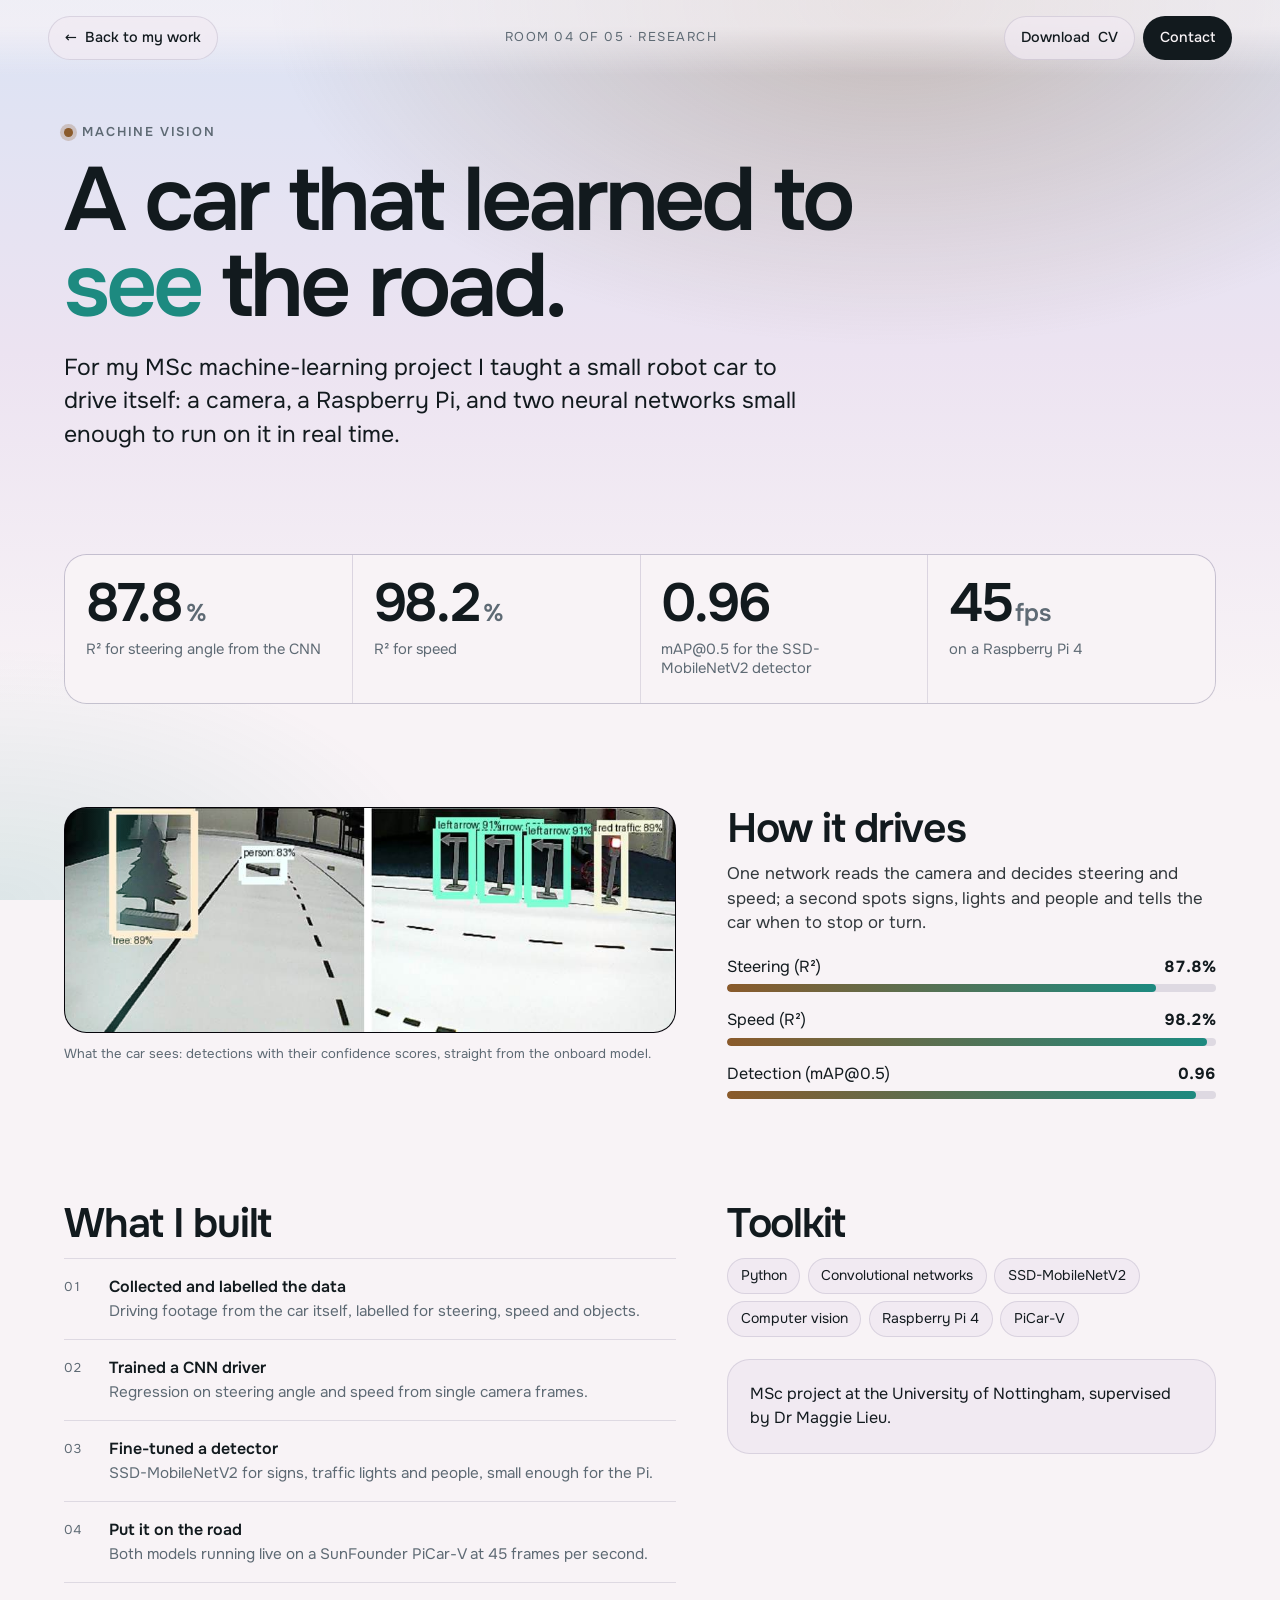
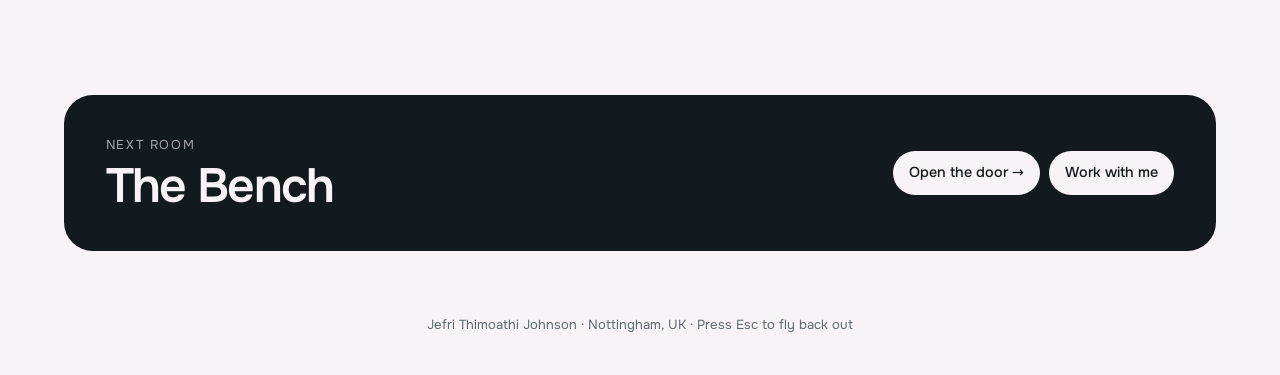
<file: rooms/vision.html>
<!DOCTYPE html>
<html lang="en"><head>
<meta charset="UTF-8">
<meta name="viewport" content="width=device-width, initial-scale=1">
<title>Machine Vision — Jefri Thimoathi Johnson</title>
<meta name="description" content="Machine Vision: a self-driving PiCar on a Raspberry Pi 4, with CNN steering and speed control and an SSD-MobileNetV2 object detector.">
<link rel="icon" href="../favicon.ico">
<link rel="preload" href="../fonts/onest-latin.woff2" as="font" type="font/woff2" crossorigin="">
<link rel="stylesheet" href="room.css">
<script>try{if(localStorage.getItem('jtj-mode')==='dark')document.documentElement.dataset.mode='dark'}catch(e){}</script>
<style>:root{--door:#8a5a2b}</style>
</head>
<body>
<div class="glow" aria-hidden="true"></div>
<header class="bar">
  <a class="chip" href="../index.html#works" data-go="close">← <span class="long">Back to my work</span><span class="sr-only">Back</span></a>
  <p class="bar__mid">Room 04 of 05 · Research</p>
  <div class="bar__r"><a class="chip" href="../assets/Jefri-Thimoathi-Johnson-CV.pdf" download data-cvdl><span class="long">Download</span>CV</a><a class="chip chip--solid" href="../index.html#contact" data-go="contact">Contact</a></div>
</header>
<main id="main">
  <p class="eyebrow rv"><i></i>Machine Vision</p>
  <h1 class="rv">A car that learned to <em>see</em> the road.</h1>
  <p class="lead rv">For my MSc machine-learning project I taught a small robot car to drive itself: a camera, a Raspberry Pi, and two neural networks small enough to run on it in real time.</p>
  <div class="facts sec rv"><div class="fact"><b>87.8<small>%</small></b><span>R² for steering angle from the CNN</span></div><div class="fact"><b>98.2<small>%</small></b><span>R² for speed</span></div><div class="fact"><b>0.96</b><span>mAP@0.5 for the SSD-MobileNetV2 detector</span></div><div class="fact"><b>45<small>fps</small></b><span>on a Raspberry Pi 4</span></div></div>
  <section class="sec two">
    <div class="rv"><div class="img"><img src="car-detection.jpg" width="880" height="324" alt="Two frames from the car's camera: a tree and a person detected on the left, three left-arrow signs and a red traffic light detected on the right, each with a confidence score" loading="lazy"><span class="scan" aria-hidden="true"></span></div>
      <p class="note">What the car sees: detections with their confidence scores, straight from the onboard model.</p></div>
    <div class="rv"><h2>How it drives</h2><p class="lead" style="font-size:1.05rem">One network reads the camera and decides steering and speed; a second spots signs, lights and people and tells the car when to stop or turn.</p>
      <div class="meters">
        <div class="meter"><span>Steering (R²)</span><b>87.8%</b><i style="--v:87.8%"></i></div>
        <div class="meter"><span>Speed (R²)</span><b>98.2%</b><i style="--v:98.2%"></i></div>
        <div class="meter"><span>Detection (mAP@0.5)</span><b>0.96</b><i style="--v:96%"></i></div>
      </div></div>
  </section>
  <section class="sec two">
    <div class="rv"><h2>What I built</h2><ol class="list"><li data-n="01"><div><strong>Collected and labelled the data</strong><span>Driving footage from the car itself, labelled for steering, speed and objects.</span></div></li><li data-n="02"><div><strong>Trained a CNN driver</strong><span>Regression on steering angle and speed from single camera frames.</span></div></li><li data-n="03"><div><strong>Fine-tuned a detector</strong><span>SSD-MobileNetV2 for signs, traffic lights and people, small enough for the Pi.</span></div></li><li data-n="04"><div><strong>Put it on the road</strong><span>Both models running live on a SunFounder PiCar-V at 45 frames per second.</span></div></li></ol></div>
    <div class="rv"><h2>Toolkit</h2><ul class="tags"><li>Python</li><li>Convolutional networks</li><li>SSD-MobileNetV2</li><li>Computer vision</li><li>Raspberry Pi 4</li><li>PiCar-V</li></ul>
      <div class="card" style="margin-top:1.4rem"><p>MSc project at the University of Nottingham, supervised by Dr Maggie Lieu.</p></div></div>
  </section>

  <div class="next rv">
    <div><small>Next room</small><strong>The Bench</strong></div>
    <div class="next__btns"><a class="chip" href="bench.html" data-go="door:4">Open the door →</a><a class="chip" href="../index.html#contact" data-go="contact">Work with me</a></div>
  </div>
</main>
<footer>Jefri Thimoathi Johnson · Nottingham, UK<span class="esc"> · Press Esc to fly back out</span></footer>
<script>
// edit mode: open this page on your own computer with ?edit to change its text. Every element is numbered here,
// before any script touches the page, so edits can be written back into this file.
if (/[?&]edit\b/.test(location.search) && /^(localhost|127\.0\.0\.1|\[::1\]|)$/.test(location.hostname)){
  window.__ed = [...document.body.querySelectorAll('*')];
  window.__edT = __ed.map(e => [...e.childNodes].filter(n => n.nodeType === 3).map(n => n.data).join(''));
  addEventListener('load', () => { const s = document.createElement('script'); s.src = '../edit.js'; document.head.appendChild(s); });
}
</script>
<script src="room.js"></script>
</body></html>
</file>
<file: rooms/room.css>
@font-face{font-family:'Onest';src:url(../fonts/onest-latin.woff2) format('woff2');font-weight:100 900;font-display:swap;unicode-range:U+0000-00FF,U+0131,U+0152-0153,U+02BB-02BC,U+02C6,U+02DA,U+02DC,U+2000-206F,U+2074,U+20AC,U+2122,U+2191,U+2193,U+2212,U+2215,U+FEFF,U+FFFD}
@font-face{font-family:'Onest';src:url(../fonts/onest-latin-ext.woff2) format('woff2');font-weight:100 900;font-display:swap;unicode-range:U+0100-02AF,U+0304,U+0308,U+0329,U+1E00-1E9F,U+1EF2-1EFF,U+2020,U+20A0-20AB,U+20AD-20C0,U+2113,U+2C60-2C7F,U+A720-A7FF}
:root{--bg:#F8F3F6;--ink:#121A1E;--mut:#5E6A74;--line:rgba(46,32,80,.12);--panel:#F1EAF2;--acc:#1d8a80;--acc2:#e0784a;--hi:#fff1e6;
  --font:'Onest',ui-sans-serif,system-ui,-apple-system,'Segoe UI',sans-serif;color-scheme:light}
[data-mode="dark"]{--bg:#050505;--ink:#E9E6F5;--mut:#9A97B0;--line:rgba(233,230,245,.12);--panel:#11111f;--acc:#a68cf0;--acc2:#f2a57a;--hi:#1a1433;color-scheme:dark}
*{box-sizing:border-box;margin:0;padding:0}
html{background:var(--bg);-webkit-font-smoothing:antialiased;scroll-behavior:smooth}
body{font-family:var(--font);color:var(--ink);background:var(--bg);line-height:1.5;min-height:100vh;overflow-x:hidden}
button{font:inherit;color:inherit;background:none;border:0;cursor:pointer}
a{color:inherit}
.sr-only{position:absolute;width:1px;height:1px;overflow:hidden;clip:rect(0 0 0 0);white-space:nowrap}
:focus-visible{outline:2px solid var(--acc);outline-offset:3px;border-radius:6px}

/* the room's own light, in the colour of its door */
.glow{position:fixed;inset:0;pointer-events:none;z-index:0;opacity:.0;transition:opacity 1.2s ease;
  background:radial-gradient(70% 55% at 70% 0%,color-mix(in srgb,var(--door) 30%,transparent),transparent 70%),
             radial-gradient(50% 40% at 0% 100%,color-mix(in srgb,var(--acc) 12%,transparent),transparent 70%)}
body.in .glow{opacity:1}

.bar{position:fixed;top:0;left:0;right:0;z-index:5;display:flex;align-items:center;justify-content:space-between;gap:1rem;padding:1rem clamp(1rem,4vw,3rem);
  background:linear-gradient(var(--bg) 40%,transparent)}
/* phones: a solid bar, so text never slides under the buttons */
@media (max-width:767.98px){.bar{padding-top:.6rem;padding-bottom:.6rem;background:color-mix(in srgb,var(--bg) 94%,transparent);border-bottom:1px solid var(--line)}}
@media (hover:none){.esc{display:none}}
.chip{display:inline-flex;align-items:center;gap:.5rem;min-height:44px;padding:.55rem 1rem;border-radius:999px;border:1px solid var(--line);background:color-mix(in srgb,var(--panel) 70%,transparent);
  backdrop-filter:blur(10px);-webkit-backdrop-filter:blur(10px);font-size:.9rem;font-weight:500;text-decoration:none;transition:transform .3s cubic-bezier(.16,1,.3,1),background .3s}
.chip:hover{transform:translateY(-2px);background:var(--panel)}
.chip--solid{background:var(--ink);color:var(--bg);border-color:transparent}
.chip--solid:hover{background:var(--ink)}
.chip span.long{white-space:pre}
.bar__mid{font-size:.8rem;letter-spacing:.12em;text-transform:uppercase;color:var(--mut);text-align:center}
.bar__r{display:flex;gap:.5rem}
@media (max-width:640px){.chip span.long{white-space:pre}
.bar__mid{display:none}.chip span.long{display:none}}

main{position:relative;z-index:1;max-width:78rem;margin:0 auto;padding:7.5rem clamp(1.1rem,4vw,3rem) 4rem}
.rv{opacity:0;transform:translateY(22px);transition:opacity .9s cubic-bezier(.16,1,.3,1),transform 1s cubic-bezier(.16,1,.3,1)}
body.in .rv.on{opacity:1;transform:none}
body.static .rv{opacity:1;transform:none;transition:none}

.eyebrow{display:inline-flex;align-items:center;gap:.6rem;font-size:.8rem;letter-spacing:.14em;text-transform:uppercase;color:var(--mut);font-weight:600}
.eyebrow i{width:.55rem;height:.55rem;border-radius:50%;background:var(--door);box-shadow:0 0 0 4px color-mix(in srgb,var(--door) 25%,transparent)}
h1{font-size:clamp(2.6rem,7vw,5.6rem);max-width:16ch;line-height:.95;letter-spacing:-.045em;font-weight:600;margin:.9rem 0 1.4rem}
h1 em{font-style:normal;color:var(--acc)}
.lead{font-size:clamp(1.1rem,1.8vw,1.45rem);line-height:1.45;max-width:46rem;color:var(--ink);opacity:.86}
h2{font-size:clamp(1.6rem,3.2vw,2.6rem);letter-spacing:-.03em;line-height:1.05;font-weight:600;margin-bottom:.8rem}
.sec{margin-top:clamp(3.5rem,8vw,6.5rem)}
.sec__head{display:flex;justify-content:space-between;align-items:end;gap:1.5rem;flex-wrap:wrap;margin-bottom:1.25rem}
.sec__head p{max-width:34rem;color:var(--mut)}

.stage{position:relative;border-radius:1.6rem;border:1px solid var(--line);background:var(--panel);overflow:hidden}
.stage canvas{display:block;width:100%;height:clamp(22rem,52vh,34rem);touch-action:pan-y}
.stage--short canvas{height:clamp(15rem,32vh,20rem)}
.stage__cap{display:flex;gap:1rem;align-items:flex-start;justify-content:space-between;flex-wrap:wrap;padding:1rem 1.25rem 1.2rem;border-top:1px solid var(--line)}
.stage__cap p{max-width:44rem;min-height:3em}
.stage__cap b{display:block;font-size:.78rem;letter-spacing:.12em;text-transform:uppercase;color:var(--acc);margin-bottom:.2rem}
.tabs{display:flex;flex-wrap:wrap;gap:.45rem;margin-bottom:1rem}
.tab{min-height:40px;padding:.45rem .95rem;border-radius:999px;border:1px solid var(--line);font-size:.88rem;transition:background .25s,color .25s,border-color .25s}
.tab[aria-pressed="true"]{background:var(--ink);color:var(--bg);border-color:var(--ink)}
.tab:hover{border-color:var(--acc)}
.note{font-size:.82rem;color:var(--mut);margin-top:.7rem}

.facts{display:grid;grid-template-columns:repeat(4,1fr);gap:1px;background:var(--line);border:1px solid var(--line);border-radius:1.4rem;overflow:hidden}
.fact{background:var(--bg);padding:1.4rem 1.3rem 1.5rem}
.fact b{display:block;font-size:clamp(2rem,4.2vw,3.4rem);font-weight:600;letter-spacing:-.04em;line-height:1}
.fact b.word{font-size:clamp(1.6rem,3vw,2.5rem);letter-spacing:-.03em}
.fact b small{font-size:.45em;letter-spacing:0;color:var(--mut);margin-left:.15em}
.fact span{display:block;margin-top:.55rem;color:var(--mut);font-size:.92rem;line-height:1.35}
@media (max-width:820px){.facts{grid-template-columns:repeat(2,1fr)}}

.two{display:grid;grid-template-columns:1.25fr 1fr;gap:clamp(1.5rem,4vw,4rem)}
@media (max-width:820px){.two{grid-template-columns:1fr}}
.list{list-style:none;border-top:1px solid var(--line)}
.list li{display:grid;grid-template-columns:2.2rem 1fr;gap:.6rem;padding:1rem 0;border-bottom:1px solid var(--line)}
.list li::before{content:attr(data-n);font-size:.8rem;color:var(--mut);padding-top:.2rem;font-variant-numeric:tabular-nums}
.list strong{display:block;font-weight:600}
.list span{color:var(--mut);font-size:.95rem}
.tags{display:flex;flex-wrap:wrap;gap:.45rem}
.tags li{list-style:none;padding:.4rem .8rem;border-radius:999px;background:var(--panel);border:1px solid var(--line);font-size:.88rem}
.card{border:1px solid var(--line);border-radius:1.4rem;padding:1.4rem;background:var(--panel)}
.card p+p{margin-top:.6rem}
.card a{color:var(--acc)}

.img{border-radius:1.4rem;overflow:hidden;border:1px solid var(--line);position:relative;background:#000}
.img img{display:block;width:100%;height:auto}
.img .scan{position:absolute;top:0;bottom:0;width:18%;background:linear-gradient(90deg,transparent,rgba(64,190,176,.28),transparent);mix-blend-mode:screen;animation:scan 3.8s cubic-bezier(.5,0,.5,1) infinite}
@keyframes scan{from{left:-20%}to{left:102%}}
.meters{display:grid;gap:1rem;margin-top:1.2rem}
.meter{display:grid;grid-template-columns:1fr auto;gap:.35rem .8rem;align-items:baseline}
.meter i{grid-column:1/-1;height:.5rem;border-radius:99px;background:var(--line);overflow:hidden;display:block}
.meter i::after{content:"";display:block;height:100%;width:var(--v);border-radius:inherit;background:linear-gradient(90deg,var(--door),var(--acc));transform-origin:left;transform:scaleX(0);transition:transform 1.4s cubic-bezier(.16,1,.3,1) .2s}
.rv.on .meter i::after,body.static .meter i::after{transform:none}
.meter b{font-variant-numeric:tabular-nums}

.next{display:grid;grid-template-columns:1fr auto;align-items:center;gap:1.5rem;margin-top:clamp(4rem,9vw,7rem);padding:clamp(1.5rem,4vw,2.6rem);border-radius:1.8rem;
  background:var(--ink);color:var(--bg)}
.next small{display:block;font-size:.8rem;letter-spacing:.14em;text-transform:uppercase;opacity:.65;margin-bottom:.4rem}
.next strong{font-size:clamp(1.6rem,4vw,3rem);letter-spacing:-.035em;font-weight:600;line-height:1}
.next .chip{background:var(--bg);color:var(--ink);border:0}
.next__btns{display:flex;gap:.6rem;flex-wrap:wrap;justify-content:flex-end}
@media (max-width:640px){.next{grid-template-columns:1fr}.next__btns{justify-content:flex-start}}
footer{position:relative;z-index:1;text-align:center;color:var(--mut);font-size:.82rem;padding:0 1rem 2.5rem}
@media (prefers-reduced-motion:reduce){.img .scan{animation:none;display:none}.rv{transition:none}}

/* hero with a figure beside it */
.hero2{display:grid;grid-template-columns:minmax(0,1fr) minmax(0,1.05fr);gap:clamp(1.5rem,4vw,4rem);align-items:center}
.hero2 h1{font-size:clamp(2.6rem,5.6vw,4.9rem)}
@media (max-width:900px){.hero2{grid-template-columns:1fr}}
.hero2__fig canvas{display:block;width:100%;height:clamp(260px,32vw,420px)}
.hero2__fig .tabs{margin:.4rem 0 .2rem}
.hero2__say{min-height:3em;font-size:.95rem;color:var(--mut);max-width:40rem;margin-top:.4rem}
/* the lab, behind its sliding doors */
.labroom{position:relative;aspect-ratio:1200/560;border-radius:1.4rem;overflow:hidden;border:1px solid var(--line);background:#dfe7e4}
.labroom__art{position:absolute;inset:0;width:100%;height:100%;transform:scale(1.12);transition:transform 1.6s cubic-bezier(.2,.7,.2,1)}
.labroom.open .labroom__art{transform:none}
.ldoor{position:absolute;top:0;bottom:0;width:50%;background:#aebcb7;border:3px solid #11211e;display:flex;align-items:center;z-index:3;transition:transform 1.25s cubic-bezier(.6,0,.2,1)}
.ldoor.l{left:0;justify-content:flex-end}.ldoor.r{right:0;justify-content:flex-start}
.ldoor::before{content:"";position:absolute;top:16%;width:20%;aspect-ratio:1;border-radius:50%;border:3px solid #11211e;background:#e9f1ee}
.ldoor.l::before{right:20%}.ldoor.r::before{left:20%}
.ldoor span{font-weight:700;font-size:clamp(14px,1.8vw,26px);padding:0 12px;color:#11211e;letter-spacing:.05em;text-transform:uppercase}
.labroom.open .ldoor.l{transform:translateX(-101%)}.labroom.open .ldoor.r{transform:translateX(101%)}
.spot{position:absolute;z-index:2;transform:translate(-50%,-50%);width:clamp(28px,3vw,40px);height:clamp(28px,3vw,40px);border-radius:50%;border:2px solid #0a726d;background:#fff;color:#11211e;font-size:.85rem;font-weight:600;cursor:pointer;box-shadow:0 0 0 5px rgba(10,114,109,.2);animation:ping 2.4s ease-in-out infinite}
.spot:hover{background:#0a726d;color:#fff}
@keyframes ping{50%{box-shadow:0 0 0 11px rgba(10,114,109,.06)}}
@media (prefers-reduced-motion:reduce){.labroom__art,.ldoor{transition:none}.spot{animation:none}}

/* First light: a sunrise wash at the top of each room, day mode only */
html:not([data-mode="dark"]) body{background:linear-gradient(180deg,#dbe3f4 0,#ece3f1 22rem,#F8F3F6 44rem)}
html:not([data-mode="dark"]) .bar{background:linear-gradient(rgba(248,243,246,.7) 35%,transparent)}
</file>
